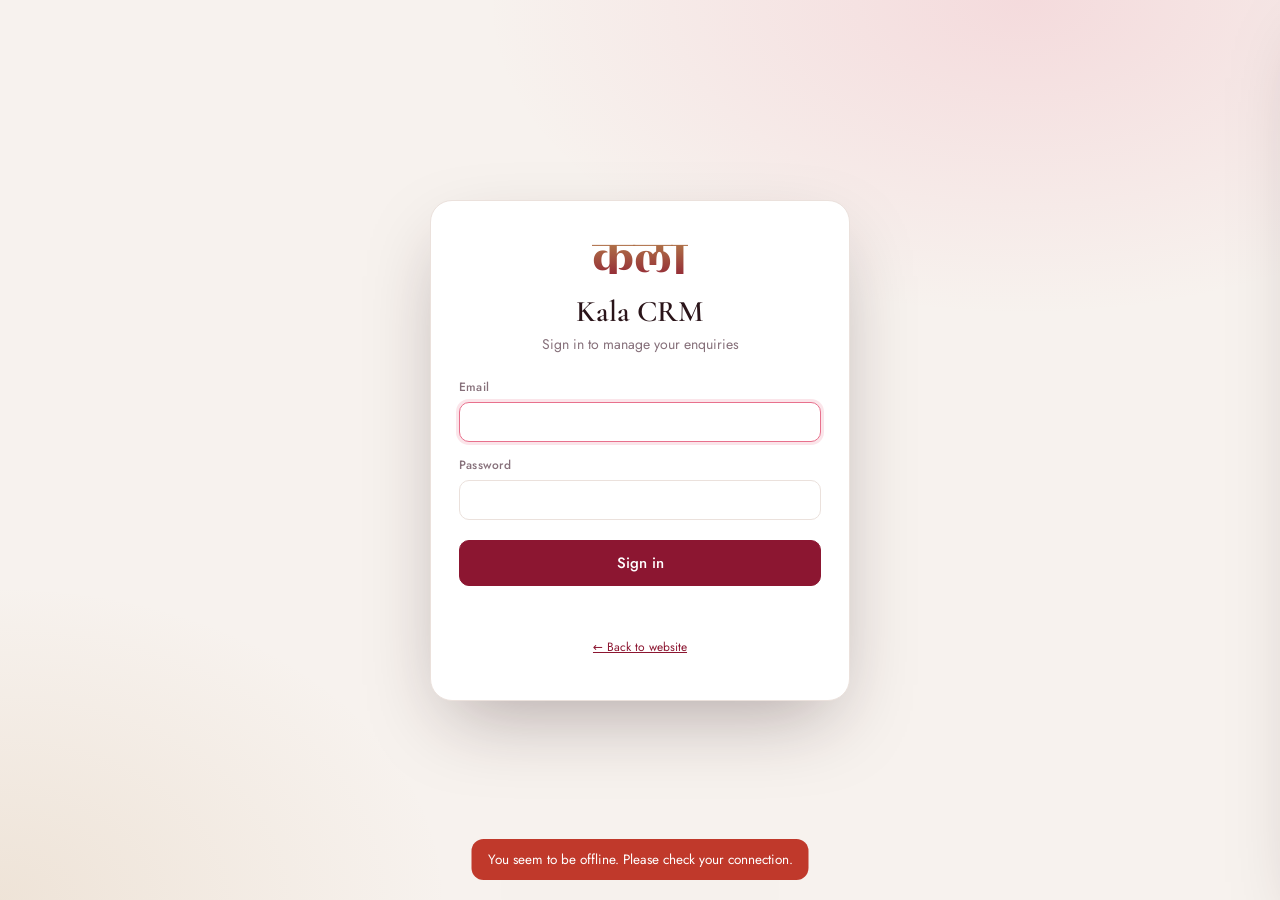
<file: crm.html>
<!doctype html>
<html lang="en">
<head>
  <meta charset="utf-8">
  <meta name="viewport" content="width=device-width, initial-scale=1, viewport-fit=cover">
  <meta name="robots" content="noindex, nofollow">
  <meta name="theme-color" content="#f7f2ee">
  <title>Kala CRM</title>
  <link rel="icon" type="image/png" href="assets/favicon.png">
  <link rel="preconnect" href="https://fonts.googleapis.com">
  <link rel="preconnect" href="https://fonts.gstatic.com" crossorigin>
  <link href="https://fonts.googleapis.com/css2?family=Rozha+One&family=Cormorant+Garamond:ital,wght@0,500;0,600;1,500&family=Jost:wght@400;500;600&display=swap" rel="stylesheet">
  <style>
    :root {
      --bg: #f7f2ee;
      --panel: #ffffff;
      --panel-2: #fbf8f6;
      --ink: #2a1419;
      --ink-2: #4a3439;
      --mute: #86707a;
      --line: #ebe1dc;
      --line-2: #f1eae6;
      --wine: #8c1631;
      --wine-2: #a8203f;
      --rose: #e8718d;
      --blush: #fde7ec;
      --gold: #b98a4e;
      --danger: #c0392b;
      --ok: #1f9d55;
      --shadow: 0 1px 2px rgba(42, 20, 25, .05), 0 8px 24px -12px rgba(42, 20, 25, .15);
      --shadow-lg: 0 30px 80px -20px rgba(42, 20, 25, .35);
      --r: 14px;
      --f-sans: "Jost", system-ui, sans-serif;
      --f-serif: "Cormorant Garamond", Georgia, serif;
      --f-deva: "Rozha One", serif;
      --s-new: #2563eb;       --s-new-bg: #e8effd;
      --s-contacted: #b45309; --s-contacted-bg: #fdf1e2;
      --s-designing: #7c3aed; --s-designing-bg: #f0e9fd;
      --s-confirmed: #15803d; --s-confirmed-bg: #e5f5ea;
      --s-delivered: #0f766e; --s-delivered-bg: #e1f3f1;
      --s-lost: #6b7280;      --s-lost-bg: #eeeff1;
    }
    *, *::before, *::after { box-sizing: border-box; }
    html, body { margin: 0; height: 100%; }
    body { font-family: var(--f-sans); font-size: 14px; color: var(--ink); background: var(--bg); -webkit-font-smoothing: antialiased; }
    button, input, select, textarea { font: inherit; color: inherit; }
    a { color: inherit; }
    [hidden] { display: none !important; }
    .sr { position: absolute; width: 1px; height: 1px; overflow: hidden; clip: rect(0 0 0 0); }

    /* ---------- buttons / inputs ---------- */
    .btn {
      display: inline-flex; align-items: center; justify-content: center; gap: 8px;
      height: 38px; padding: 0 14px; border-radius: 10px;
      border: 1px solid var(--line); background: var(--panel); cursor: pointer;
      font-weight: 500; white-space: nowrap; text-decoration: none;
      transition: background-color .15s, border-color .15s, transform .15s, box-shadow .15s;
    }
    .btn:hover { border-color: #d9cbc5; background: var(--panel-2); }
    .btn:active { transform: translateY(1px); }
    .btn:focus-visible, .input:focus-visible, .chip:focus-visible { outline: 2px solid var(--rose); outline-offset: 2px; }
    .btn svg { width: 16px; height: 16px; fill: none; stroke: currentColor; stroke-width: 2; stroke-linecap: round; stroke-linejoin: round; flex: none; }
    .btn--primary { background: var(--wine); border-color: var(--wine); color: #fff; }
    .btn--primary:hover { background: var(--wine-2); border-color: var(--wine-2); }
    .btn--wa { background: #1f9d55; border-color: #1f9d55; color: #fff; }
    .btn--wa:hover { background: #188a49; border-color: #188a49; }
    .btn--ghost { background: transparent; border-color: transparent; }
    .btn--ghost:hover { background: rgba(42, 20, 25, .05); border-color: transparent; }
    .btn--danger { color: var(--danger); }
    .btn--sm { height: 32px; padding: 0 10px; font-size: 13px; border-radius: 8px; }
    .btn--icon { width: 38px; padding: 0; }
    .btn--sm.btn--icon { width: 32px; }
    .btn[disabled] { opacity: .55; cursor: not-allowed; }
    .input {
      width: 100%; height: 40px; padding: 0 12px;
      border: 1px solid var(--line); border-radius: 10px; background: var(--panel);
      transition: border-color .15s, box-shadow .15s;
    }
    .input:focus { outline: none; border-color: var(--rose); box-shadow: 0 0 0 3px rgba(232, 113, 141, .18); }
    textarea.input { height: auto; min-height: 84px; padding: 10px 12px; resize: vertical; line-height: 1.5; }
    select.input { padding-right: 30px; }
    label.lbl { display: block; margin: 0 0 6px; font-size: 12px; font-weight: 500; color: var(--mute); letter-spacing: .02em; }

    /* ---------- auth ---------- */
    .auth {
      min-height: 100%;
      display: grid; place-items: center;
      padding: 24px;
      background:
        radial-gradient(60% 50% at 80% 0%, rgba(232, 113, 141, .18), transparent 70%),
        radial-gradient(50% 50% at 0% 100%, rgba(185, 138, 78, .14), transparent 70%),
        var(--bg);
    }
    .auth-card { width: min(100%, 420px); background: var(--panel); border: 1px solid var(--line); border-radius: 22px; padding: 32px 28px; box-shadow: var(--shadow-lg); }
    .auth-card .logo { display: flex; justify-content: center; margin-bottom: 8px; }
    .auth-card .logo span { font-family: var(--f-deva); font-size: 52px; line-height: 1; background: linear-gradient(180deg, #b98a4e, #8c1631); -webkit-background-clip: text; background-clip: text; -webkit-text-fill-color: transparent; }
    .auth-card h1 { margin: 0; text-align: center; font-family: var(--f-serif); font-weight: 600; font-size: 30px; }
    .auth-card .sub { margin: 4px 0 24px; text-align: center; color: var(--mute); }
    .auth-card form { display: grid; gap: 14px; }
    .auth-card .btn--primary { height: 46px; margin-top: 6px; font-size: 15px; }
    .auth-msg { min-height: 20px; font-size: 13px; color: var(--danger); text-align: center; }
    .auth-foot { margin-top: 18px; text-align: center; font-size: 12px; color: var(--mute); }
    .auth-foot a { color: var(--wine); }

    /* ---------- app shell ---------- */
    .app { min-height: 100%; display: flex; flex-direction: column; }
    .top {
      position: sticky; top: 0; z-index: 20;
      display: flex; align-items: center; gap: 14px;
      padding: 12px 20px;
      background: rgba(247, 242, 238, .88);
      -webkit-backdrop-filter: blur(12px); backdrop-filter: blur(12px);
      border-bottom: 1px solid var(--line);
    }
    .brandmark { display: flex; align-items: center; gap: 10px; text-decoration: none; }
    .brandmark b { font-family: var(--f-deva); font-weight: 400; font-size: 28px; line-height: 1; color: var(--wine); }
    .brandmark span { font-family: var(--f-serif); font-weight: 600; font-size: 20px; }
    .brandmark small { display: block; font-family: var(--f-sans); font-size: 11px; font-weight: 400; color: var(--mute); letter-spacing: .06em; }
    .search { position: relative; flex: 1; max-width: 420px; margin-left: 12px; }
    .search svg { position: absolute; left: 12px; top: 50%; transform: translateY(-50%); width: 16px; height: 16px; stroke: var(--mute); fill: none; stroke-width: 2; }
    .search .input { padding-left: 36px; padding-right: 36px; background: var(--panel); }
    .search kbd { position: absolute; right: 10px; top: 50%; transform: translateY(-50%); font: 11px var(--f-sans); color: var(--mute); border: 1px solid var(--line); border-radius: 5px; padding: 1px 6px; }
    .top .spacer { flex: 1; }
    .me { position: relative; }
    .avatar { width: 38px; height: 38px; border-radius: 50%; border: 0; cursor: pointer; background: linear-gradient(135deg, #e8718d, #8c1631); color: #fff; font-weight: 600; }
    .menu {
      position: absolute; right: 0; top: calc(100% + 8px); min-width: 220px; z-index: 40;
      background: var(--panel); border: 1px solid var(--line); border-radius: 12px; box-shadow: var(--shadow-lg); padding: 6px;
    }
    .menu .who { padding: 10px 12px 12px; border-bottom: 1px solid var(--line-2); margin-bottom: 6px; }
    .menu .who b { display: block; }
    .menu .who span { font-size: 12px; color: var(--mute); }
    .menu button { width: 100%; text-align: left; border: 0; background: none; padding: 9px 12px; border-radius: 8px; cursor: pointer; }
    .menu button:hover { background: var(--panel-2); }

    main.body { padding: 20px; display: grid; gap: 18px; min-width: 0; }
    main.body > * { min-width: 0; }
    .greeting { display: flex; flex-wrap: wrap; align-items: end; justify-content: space-between; gap: 12px; }
    .greeting h2 { margin: 0; font-family: var(--f-serif); font-weight: 600; font-size: 30px; }
    .greeting p { margin: 2px 0 0; color: var(--mute); }
    .greeting .actions { display: flex; gap: 8px; flex-wrap: wrap; }

    .stats { display: grid; grid-template-columns: repeat(5, 1fr); gap: 12px; }
    .stat {
      position: relative; overflow: hidden;
      padding: 16px 16px 14px; border-radius: var(--r);
      background: var(--panel); border: 1px solid var(--line); box-shadow: var(--shadow);
      text-align: left; cursor: pointer; border-top: 3px solid var(--c, var(--line));
      transition: transform .15s, box-shadow .15s;
    }
    .stat:hover { transform: translateY(-2px); }
    .stat.is-on { box-shadow: 0 0 0 2px var(--c), var(--shadow); }
    .stat span { display: block; font-size: 12px; color: var(--mute); font-weight: 500; letter-spacing: .03em; }
    .stat b { display: block; margin-top: 6px; font-size: 28px; font-weight: 600; line-height: 1; }
    .stat small { display: block; margin-top: 6px; font-size: 12px; color: var(--mute); }

    .toolbar { display: flex; flex-wrap: wrap; align-items: center; gap: 10px; }
    .chips { display: flex; gap: 6px; flex-wrap: wrap; }
    .chip {
      display: inline-flex; align-items: center; gap: 6px; height: 32px; padding: 0 12px;
      border-radius: 999px; border: 1px solid var(--line); background: var(--panel); cursor: pointer; font-size: 13px;
    }
    .chip i { width: 8px; height: 8px; border-radius: 50%; background: var(--c, var(--mute)); }
    .chip em { font-style: normal; font-size: 12px; color: var(--mute); }
    .chip.is-on { background: var(--ink); border-color: var(--ink); color: #fff; }
    .chip.is-on em { color: rgba(255, 255, 255, .7); }
    .seg { display: inline-flex; padding: 3px; border-radius: 10px; background: #eee5e0; margin-left: auto; }
    .seg button { height: 30px; padding: 0 12px; border: 0; border-radius: 8px; background: none; cursor: pointer; display: inline-flex; align-items: center; gap: 6px; font-weight: 500; color: var(--ink-2); }
    .seg button.is-on { background: var(--panel); box-shadow: var(--shadow); color: var(--ink); }
    .seg svg { width: 15px; height: 15px; fill: none; stroke: currentColor; stroke-width: 2; }
    select.filter { width: auto; height: 32px; border-radius: 999px; font-size: 13px; }

    /* ---------- board ---------- */
    .board { display: grid; grid-template-columns: repeat(6, minmax(250px, 1fr)); gap: 12px; overflow-x: auto; padding-bottom: 8px; align-items: start; }
    .col { background: #efe7e2; border-radius: var(--r); padding: 10px; min-height: 200px; transition: background-color .15s, box-shadow .15s; }
    .col.is-over { background: #e8dbd5; box-shadow: inset 0 0 0 2px var(--c); }
    .col-head { display: flex; align-items: center; gap: 8px; padding: 4px 4px 10px; }
    .col-head i { width: 10px; height: 10px; border-radius: 50%; background: var(--c); }
    .col-head b { font-weight: 600; }
    .col-head em { font-style: normal; color: var(--mute); font-size: 12px; background: var(--panel); border-radius: 999px; padding: 1px 8px; }
    .col-head small { margin-left: auto; font-size: 12px; color: var(--mute); }
    .col-list { display: grid; gap: 8px; }
    .col-empty { padding: 18px 8px; text-align: center; color: var(--mute); font-size: 12px; border: 1.5px dashed #dccdc6; border-radius: 10px; }

    .card {
      position: relative;
      background: var(--panel); border: 1px solid var(--line); border-radius: 12px; padding: 12px;
      box-shadow: 0 1px 2px rgba(42, 20, 25, .04); cursor: pointer;
      transition: box-shadow .15s, transform .15s, border-color .15s;
    }
    .card:hover { box-shadow: var(--shadow); border-color: #dccdc6; }
    .card.is-dragging { opacity: .45; transform: rotate(2deg); }
    .card.is-new::before { content: "NEW"; position: absolute; top: 10px; right: 10px; font-size: 10px; font-weight: 600; letter-spacing: .08em; color: #fff; background: var(--rose); border-radius: 999px; padding: 2px 7px; }
    .card h4 { margin: 0 44px 2px 0; font-size: 15px; font-weight: 600; overflow: hidden; text-overflow: ellipsis; white-space: nowrap; }
    .card .meta { color: var(--mute); font-size: 12.5px; overflow: hidden; text-overflow: ellipsis; white-space: nowrap; }
    .card .tags { display: flex; flex-wrap: wrap; gap: 5px; margin-top: 8px; }
    .tag { display: inline-flex; align-items: center; gap: 4px; height: 22px; padding: 0 8px; border-radius: 6px; background: var(--panel-2); border: 1px solid var(--line-2); font-size: 11.5px; color: var(--ink-2); }
    .tag--due { background: #fff4e5; border-color: #fde2b8; color: #9a5b00; }
    .tag--overdue { background: #fde8e6; border-color: #f8c9c3; color: #b42318; }
    .tag--high { background: #fde7ec; border-color: #f9c9d5; color: var(--wine); }
    .card .foot { display: flex; align-items: center; gap: 6px; margin-top: 10px; padding-top: 10px; border-top: 1px solid var(--line-2); }
    .card .foot small { margin-right: auto; color: var(--mute); font-size: 12px; }
    .mini { width: 30px; height: 30px; border-radius: 8px; border: 1px solid var(--line); background: var(--panel); display: grid; place-items: center; cursor: pointer; text-decoration: none; }
    .mini:hover { background: var(--panel-2); }
    .mini svg { width: 15px; height: 15px; }
    .mini--wa { background: #e9f7ef; border-color: #cdebd9; }
    .mini--wa svg { fill: #1f9d55; }
    .mini--call svg { fill: none; stroke: var(--ink-2); stroke-width: 2; }

    /* ---------- list ---------- */
    .table-wrap { background: var(--panel); border: 1px solid var(--line); border-radius: var(--r); box-shadow: var(--shadow); overflow: auto; }
    table { width: 100%; border-collapse: collapse; min-width: 880px; }
    th, td { padding: 12px 14px; text-align: left; border-bottom: 1px solid var(--line-2); vertical-align: middle; }
    th { font-size: 12px; font-weight: 500; color: var(--mute); background: var(--panel-2); position: sticky; top: 0; cursor: pointer; user-select: none; white-space: nowrap; }
    tr.row { cursor: pointer; }
    tr.row:hover td { background: #fcf9f7; }
    td .name { font-weight: 600; }
    td .sub { font-size: 12px; color: var(--mute); }
    .pill { display: inline-flex; align-items: center; gap: 6px; height: 24px; padding: 0 10px; border-radius: 999px; font-size: 12px; font-weight: 500; color: var(--c); background: var(--cb); }
    .pill i { width: 6px; height: 6px; border-radius: 50%; background: var(--c); }
    select.status-select { height: 30px; border-radius: 999px; font-size: 12.5px; font-weight: 500; color: var(--c); background: var(--cb); border-color: transparent; width: auto; padding: 0 28px 0 10px; }

    .empty { padding: 60px 20px; text-align: center; color: var(--mute); }
    .empty b { display: block; font-family: var(--f-serif); font-size: 26px; color: var(--ink); margin-bottom: 6px; }

    /* ---------- drawer ---------- */
    .scrim { position: fixed; inset: 0; z-index: 50; background: rgba(42, 20, 25, .35); opacity: 0; pointer-events: none; transition: opacity .25s; }
    .scrim.is-on { opacity: 1; pointer-events: auto; }
    .drawer {
      position: fixed; top: 0; right: 0; bottom: 0; z-index: 51;
      width: min(560px, 100%);
      display: flex; flex-direction: column;
      background: var(--bg); box-shadow: var(--shadow-lg);
      transform: translateX(104%); transition: transform .35s cubic-bezier(.16, 1, .3, 1);
    }
    .drawer.is-on { transform: none; }
    .d-head { padding: 18px 20px 14px; background: var(--panel); border-bottom: 1px solid var(--line); }
    .d-head .row1 { display: flex; align-items: start; gap: 10px; }
    .d-head h3 { margin: 0; font-family: var(--f-serif); font-weight: 600; font-size: 30px; line-height: 1.05; flex: 1; word-break: break-word; }
    .d-head .when { margin: 4px 0 12px; color: var(--mute); font-size: 12.5px; }
    .d-head .row2 { display: flex; flex-wrap: wrap; gap: 8px; align-items: center; }
    .d-quick { display: grid; grid-template-columns: repeat(4, 1fr); gap: 8px; margin-top: 14px; }
    .d-quick .btn { height: 44px; flex-direction: column; gap: 2px; font-size: 11.5px; padding: 0 6px; }
    .d-quick .btn svg { width: 17px; height: 17px; }
    .d-quick .btn--wa svg { fill: #fff; stroke: none; }
    .d-body { flex: 1; overflow: auto; padding: 16px 20px 24px; display: grid; gap: 16px; align-content: start; }
    .box { background: var(--panel); border: 1px solid var(--line); border-radius: var(--r); padding: 16px; }
    .box h4 { margin: 0 0 12px; font-size: 12px; font-weight: 600; letter-spacing: .08em; text-transform: uppercase; color: var(--mute); display: flex; align-items: center; gap: 8px; }
    .box h4 .btn { margin-left: auto; text-transform: none; letter-spacing: 0; }
    .grid2 { display: grid; grid-template-columns: 1fr 1fr; gap: 12px; }
    .grid2 .full { grid-column: 1 / -1; }
    .quote { margin: 0; padding: 12px 14px; border-left: 3px solid var(--rose); background: var(--blush); border-radius: 0 10px 10px 0; line-height: 1.6; white-space: pre-wrap; word-break: break-word; }
    .templates { display: grid; gap: 8px; }
    .tpl { display: flex; align-items: center; gap: 10px; width: 100%; text-align: left; padding: 10px 12px; border-radius: 10px; border: 1px solid var(--line); background: var(--panel-2); cursor: pointer; }
    .tpl:hover { border-color: #b9e3c9; background: #f1faf4; }
    .tpl b { font-weight: 500; }
    .tpl span { display: block; font-size: 12px; color: var(--mute); overflow: hidden; text-overflow: ellipsis; white-space: nowrap; max-width: 380px; }
    .tpl svg { flex: none; width: 18px; height: 18px; fill: #1f9d55; }
    .note-form { display: grid; gap: 8px; }
    .note-form .row { display: flex; gap: 8px; justify-content: flex-end; }
    .timeline { list-style: none; margin: 14px 0 0; padding: 0; display: grid; gap: 0; }
    .timeline li { position: relative; padding: 0 0 16px 26px; }
    .timeline li::before { content: ""; position: absolute; left: 7px; top: 18px; bottom: 0; width: 2px; background: var(--line); }
    .timeline li:last-child::before { display: none; }
    .timeline .dot { position: absolute; left: 0; top: 3px; width: 16px; height: 16px; border-radius: 50%; background: var(--panel); border: 2px solid var(--c, var(--mute)); }
    .timeline .k { font-size: 12px; color: var(--mute); }
    .timeline .k b { color: var(--ink-2); font-weight: 600; }
    .timeline p { margin: 3px 0 0; white-space: pre-wrap; word-break: break-word; line-height: 1.5; }
    .d-foot { display: flex; gap: 8px; justify-content: space-between; padding: 12px 20px calc(12px + env(safe-area-inset-bottom)); background: var(--panel); border-top: 1px solid var(--line); }

    /* ---------- modal ---------- */
    .modal { position: fixed; inset: 0; z-index: 60; display: grid; place-items: center; padding: 16px; background: rgba(42, 20, 25, .4); }
    .modal-card { width: min(100%, 560px); max-height: calc(100vh - 32px); overflow: auto; background: var(--panel); border-radius: 18px; box-shadow: var(--shadow-lg); padding: 22px; }
    .modal-card h3 { margin: 0 0 4px; font-family: var(--f-serif); font-weight: 600; font-size: 28px; }
    .modal-card .sub { margin: 0 0 18px; color: var(--mute); }
    .modal-card .row { display: flex; justify-content: flex-end; gap: 8px; margin-top: 18px; }

    /* ---------- toast ---------- */
    .toasts { position: fixed; left: 50%; bottom: 20px; z-index: 80; transform: translateX(-50%); display: grid; gap: 8px; justify-items: center; pointer-events: none; }
    .toast { pointer-events: auto; display: flex; align-items: center; gap: 10px; padding: 11px 16px; border-radius: 12px; background: var(--ink); color: #fff; box-shadow: var(--shadow-lg); font-size: 13.5px; animation: tin .3s cubic-bezier(.16, 1, .3, 1); }
    .toast.err { background: var(--danger); }
    .toast button { border: 0; background: rgba(255, 255, 255, .15); color: #fff; border-radius: 8px; padding: 4px 10px; cursor: pointer; }
    @keyframes tin { from { opacity: 0; transform: translateY(10px); } }

    .loading { display: grid; place-items: center; padding: 80px; color: var(--mute); }
    .spinner { width: 28px; height: 28px; border-radius: 50%; border: 3px solid var(--line); border-top-color: var(--wine); animation: spin .8s linear infinite; }
    @keyframes spin { to { transform: rotate(360deg); } }

    @media (max-width: 1100px) { .stats { grid-template-columns: repeat(3, 1fr); } }
    @media (max-width: 720px) {
      .top { padding: 10px 12px; gap: 8px; flex-wrap: wrap; }
      .brandmark span small { display: none; }
      .search { order: 5; flex: 1 1 100%; max-width: none; margin: 0; }
      .search kbd { display: none; }
      main.body { padding: 14px 12px; gap: 14px; }
      .stats { grid-template-columns: repeat(2, 1fr); }
      .stat:last-child { grid-column: 1 / -1; }
      .seg { margin-left: 0; }
      .board { grid-template-columns: repeat(6, 82vw); scroll-snap-type: x mandatory; }
      .col { scroll-snap-align: start; }
      .grid2 { grid-template-columns: 1fr; }
      .d-quick { grid-template-columns: repeat(4, 1fr); }
      .top .hide-sm { display: none; }
    }
  </style>
  <script src="assets/kala-api.js" defer></script>
</head>
<body>

  <!-- ============ AUTH ============ -->
  <section class="auth" id="auth" hidden>
    <div class="auth-card">
      <div class="logo"><span>कला</span></div>
      <h1 id="auth-title">Kala CRM</h1>
      <p class="sub" id="auth-sub">Sign in to manage your enquiries</p>

      <form id="login-form" hidden>
        <div><label class="lbl" for="l-email">Email</label><input class="input" id="l-email" type="email" autocomplete="username" required></div>
        <div><label class="lbl" for="l-pass">Password</label><input class="input" id="l-pass" type="password" autocomplete="current-password" required></div>
        <button class="btn btn--primary" type="submit">Sign in</button>
        <div class="auth-msg" role="alert"></div>
      </form>

      <form id="setup-form" hidden>
        <div><label class="lbl" for="s-code">Setup code</label><input class="input" id="s-code" autocomplete="off" placeholder="KALA-XXXX-XXXX" required></div>
        <div><label class="lbl" for="s-name">Your name</label><input class="input" id="s-name" autocomplete="name" placeholder="e.g. Priya"></div>
        <div><label class="lbl" for="s-email">Email</label><input class="input" id="s-email" type="email" autocomplete="username" required></div>
        <div><label class="lbl" for="s-pass">Create a password</label><input class="input" id="s-pass" type="password" autocomplete="new-password" minlength="8" required></div>
        <div><label class="lbl" for="s-pass2">Confirm password</label><input class="input" id="s-pass2" type="password" autocomplete="new-password" minlength="8" required></div>
        <button class="btn btn--primary" type="submit">Create admin &amp; open CRM</button>
        <div class="auth-msg" role="alert"></div>
      </form>
      <p class="auth-foot"><a href="/">← Back to website</a></p>
    </div>
  </section>

  <!-- ============ APP ============ -->
  <div class="app" id="app" hidden>
    <header class="top">
      <a class="brandmark" href="/crm" aria-label="Kala CRM home"><b>कला</b><span>CRM<small>Kala Art Wrap</small></span></a>
      <label class="search">
        <span class="sr">Search leads</span>
        <svg viewBox="0 0 24 24" aria-hidden="true"><circle cx="11" cy="11" r="7"/><path d="m20 20-3.5-3.5"/></svg>
        <input class="input" id="q" type="search" placeholder="Search name, phone, occasion…" autocomplete="off">
        <kbd>/</kbd>
      </label>
      <span class="spacer"></span>
      <button class="btn btn--icon" id="refresh" title="Refresh" aria-label="Refresh"><svg viewBox="0 0 24 24"><path d="M21 12a9 9 0 1 1-2.6-6.4"/><path d="M21 3v6h-6"/></svg></button>
      <button class="btn btn--primary" id="add"><svg viewBox="0 0 24 24"><path d="M12 5v14M5 12h14"/></svg><span class="hide-sm">Add lead</span></button>
      <div class="me">
        <button class="avatar" id="me-btn" aria-haspopup="true" aria-expanded="false">K</button>
        <div class="menu" id="me-menu" hidden>
          <div class="who"><b id="me-name">Admin</b><span id="me-email"></span></div>
          <button id="export">⬇︎ Export CSV</button>
          <button id="pw">🔑 Change password</button>
          <button id="site" onclick="window.open('index.html','_blank')">🌸 Open website</button>
          <button id="logout">↩︎ Log out</button>
        </div>
      </div>
    </header>

    <main class="body">
      <div class="greeting">
        <div>
          <h2 id="hello">Hello!</h2>
          <p id="hello-sub">Here's what's happening with your enquiries.</p>
        </div>
      </div>

      <div class="stats" id="stats"></div>

      <div class="toolbar">
        <div class="chips" id="status-chips"></div>
        <select class="input filter" id="source" aria-label="Filter by source">
          <option value="all">All sources</option>
        </select>
        <div class="seg" role="tablist" aria-label="View">
          <button id="v-board" class="is-on" role="tab"><svg viewBox="0 0 24 24"><rect x="3" y="4" width="5" height="16" rx="1"/><rect x="10" y="4" width="5" height="11" rx="1"/><rect x="17" y="4" width="4" height="7" rx="1"/></svg>Board</button>
          <button id="v-list" role="tab"><svg viewBox="0 0 24 24"><path d="M8 6h13M8 12h13M8 18h13M3 6h.01M3 12h.01M3 18h.01"/></svg>List</button>
        </div>
      </div>

      <div id="view"><div class="loading"><div class="spinner"></div></div></div>
    </main>
  </div>

  <!-- drawer -->
  <div class="scrim" id="scrim"></div>
  <aside class="drawer" id="drawer" aria-label="Lead details" aria-hidden="true"></aside>

  <div class="toasts" id="toasts" aria-live="polite"></div>

  <script>
  (() => {
    /* ============================================================
       Config
       ============================================================ */
    const STATUSES = [
      { id: 'new',       label: 'New',       c: 'var(--s-new)',       cb: 'var(--s-new-bg)' },
      { id: 'contacted', label: 'Contacted', c: 'var(--s-contacted)', cb: 'var(--s-contacted-bg)' },
      { id: 'designing', label: 'Designing', c: 'var(--s-designing)', cb: 'var(--s-designing-bg)' },
      { id: 'confirmed', label: 'Confirmed', c: 'var(--s-confirmed)', cb: 'var(--s-confirmed-bg)' },
      { id: 'delivered', label: 'Delivered', c: 'var(--s-delivered)', cb: 'var(--s-delivered-bg)' },
      { id: 'lost',      label: 'Lost',      c: 'var(--s-lost)',      cb: 'var(--s-lost-bg)' }
    ];
    const S = Object.fromEntries(STATUSES.map(s => [s.id, s]));
    const SOURCES = ['website', 'instagram', 'whatsapp', 'call', 'referral', 'walk-in', 'manual'];
    const OCCASIONS = ['Birthday', 'Anniversary', 'Proposal', "Valentine's", 'Just because', 'Wedding', 'Other'];
    const BUDGETS = ['₹199 – ₹499', '₹500 – ₹999', '₹1,000 – ₹1,999', '₹2,000+', 'Not sure'];

    const TEMPLATES = [
      { id: 'greet', name: 'Say hello', text: l => `Hi ${first(l)}! 🌸 Thank you for reaching out to Kala Art Wrap.${l.occasion ? ` I saw your enquiry for a ${l.occasion.toLowerCase()} bouquet —` : ''} I'd love to help! Could you share your favourite colours and when you need it?` },
      { id: 'ideas', name: 'Share design ideas', text: l => `Hi ${first(l)}! 💐 Here are a few design ideas for your ${l.occasion ? l.occasion.toLowerCase() + ' ' : ''}bouquet. Let me know which one you like and I'll customise it just for you.` },
      { id: 'follow', name: 'Gentle follow-up', text: l => `Hi ${first(l)}! 🌷 Just checking in about your bouquet enquiry. Would you like to go ahead? Happy to help with any changes.` },
      { id: 'confirm', name: 'Confirm order', text: l => `Hi ${first(l)}! 🎀 Your forever bouquet order is confirmed${l.value_inr ? ` — total ₹${inr(l.value_inr)}` : ''}. It will be ready in 3–5 days. Thank you for choosing Kala Art Wrap!` },
      { id: 'ready', name: 'Ready / delivery', text: l => `Hi ${first(l)}! 💖 Your forever bouquet is ready and on its way. Hope it makes the moment extra special!` },
      { id: 'thanks', name: 'Thank you + review', text: l => `Hi ${first(l)}! Thank you so much for ordering from Kala Art Wrap 🌸 If you loved your bouquet, we'd be so happy if you tag us @kala_art_wrap on Instagram!` }
    ];

    /* ============================================================
       Helpers
       ============================================================ */
    const $ = (s, r = document) => r.querySelector(s);
    const $$ = (s, r = document) => [...r.querySelectorAll(s)];
    const esc = v => String(v ?? '').replace(/[&<>"']/g, c => ({ '&': '&amp;', '<': '&lt;', '>': '&gt;', '"': '&quot;', "'": '&#39;' }[c]));
    const first = l => (l.name || 'there').trim().split(/\s+/)[0];
    const inr = n => Number(n || 0).toLocaleString('en-IN');
    const today = () => { const d = new Date(); d.setHours(0, 0, 0, 0); return d; };
    const dOnly = s => { if (!s) return null; const [y, m, d] = s.slice(0, 10).split('-').map(Number); return new Date(y, m - 1, d); };
    const fmtDate = s => s ? dOnly(s).toLocaleDateString('en-IN', { day: 'numeric', month: 'short', year: dOnly(s).getFullYear() === new Date().getFullYear() ? undefined : 'numeric' }) : '';
    const fmtDateTime = s => new Date(s).toLocaleString('en-IN', { day: 'numeric', month: 'short', hour: 'numeric', minute: '2-digit' });
    const ago = s => {
      const sec = (Date.now() - new Date(s).getTime()) / 1000;
      if (sec < 60) return 'just now';
      if (sec < 3600) return `${Math.floor(sec / 60)}m ago`;
      if (sec < 86400) return `${Math.floor(sec / 3600)}h ago`;
      if (sec < 86400 * 7) return `${Math.floor(sec / 86400)}d ago`;
      return fmtDate(s);
    };
    const waNumber = p => { const d = String(p || '').replace(/\D/g, ''); if (!d) return ''; return d.length === 10 ? '91' + d : d; };
    const waLink = (p, text) => `https://wa.me/${waNumber(p)}${text ? `?text=${encodeURIComponent(text)}` : ''}`;
    const prettyPhone = p => { const d = waNumber(p); return d.length === 12 && d.startsWith('91') ? `+91 ${d.slice(2, 7)} ${d.slice(7)}` : (p || ''); };
    const dueState = l => {
      if (!l.follow_up_at || ['delivered', 'lost'].includes(l.status)) return null;
      const f = dOnly(l.follow_up_at), t = today();
      if (f < t) return 'overdue';
      if (f.getTime() === t.getTime()) return 'today';
      return 'later';
    };
    const icon = {
      wa: '<svg viewBox="0 0 24 24"><path d="M12 2a10 10 0 0 0-8.6 15.1L2 22l5-1.3A10 10 0 1 0 12 2Zm0 18.2a8.2 8.2 0 0 1-4.2-1.2l-.3-.2-3 .8.8-2.9-.2-.3A8.2 8.2 0 1 1 12 20.2Zm4.5-6.1c-.2-.1-1.5-.7-1.7-.8-.2-.1-.4-.1-.6.1l-.8 1c-.1.2-.3.2-.5.1a6.7 6.7 0 0 1-3.3-2.9c-.3-.4.2-.4.7-1.3.1-.2 0-.3 0-.4l-.8-1.8c-.2-.5-.4-.4-.6-.4h-.5a1 1 0 0 0-.7.3 3 3 0 0 0-.9 2.2 5.2 5.2 0 0 0 1.1 2.7 11.8 11.8 0 0 0 4.5 4c1.7.7 2.3.8 3.2.6a2.7 2.7 0 0 0 1.7-1.2 2.2 2.2 0 0 0 .2-1.2c-.1-.1-.3-.2-.5-.3Z"/></svg>',
      call: '<svg viewBox="0 0 24 24"><path d="M22 16.9v3a2 2 0 0 1-2.2 2 19.8 19.8 0 0 1-8.6-3.1 19.5 19.5 0 0 1-6-6A19.8 19.8 0 0 1 2.1 4.2 2 2 0 0 1 4.1 2h3a2 2 0 0 1 2 1.7c.1 1 .4 1.9.7 2.8a2 2 0 0 1-.5 2.1L8 9.9a16 16 0 0 0 6 6l1.3-1.3a2 2 0 0 1 2.1-.4c.9.3 1.8.6 2.8.7a2 2 0 0 1 1.7 2Z"/></svg>',
      mail: '<svg viewBox="0 0 24 24"><rect x="3" y="5" width="18" height="14" rx="2"/><path d="m3 7 9 6 9-6"/></svg>',
      ig: '<svg viewBox="0 0 24 24"><rect x="3" y="3" width="18" height="18" rx="5"/><circle cx="12" cy="12" r="4"/><path d="M17.5 6.5h.01"/></svg>',
      copy: '<svg viewBox="0 0 24 24"><rect x="9" y="9" width="12" height="12" rx="2"/><path d="M5 15V5a2 2 0 0 1 2-2h10"/></svg>',
      x: '<svg viewBox="0 0 24 24"><path d="M18 6 6 18M6 6l12 12"/></svg>',
      trash: '<svg viewBox="0 0 24 24"><path d="M3 6h18M8 6V4h8v2M19 6l-1 14H6L5 6"/></svg>'
    };

    function toast(msg, opts = {}) {
      const t = document.createElement('div');
      t.className = 'toast' + (opts.error ? ' err' : '');
      t.innerHTML = `<span>${esc(msg)}</span>`;
      if (opts.action) {
        const b = document.createElement('button');
        b.textContent = opts.action.label;
        b.onclick = () => { opts.action.fn(); t.remove(); };
        t.appendChild(b);
      }
      $('#toasts').appendChild(t);
      setTimeout(() => t.remove(), opts.ms || 3200);
    }

    /* ============================================================
       Session
       ============================================================ */
    const TOKEN_KEY = 'kaw_crm_token';
    const SEEN_KEY = 'kaw_crm_seen_at';
    const store = {
      get(k) { try { return localStorage.getItem(k); } catch { return null; } },
      set(k, v) { try { localStorage.setItem(k, v); } catch {} },
      del(k) { try { localStorage.removeItem(k); } catch {} }
    };
    let token = store.get(TOKEN_KEY);
    let me = null;

    async function api(fn, args = {}) {
      try {
        return await KalaAPI.rpc(fn, { p_token: token, ...args });
      } catch (e) {
        if (e.code === 'not_authorized') { signOut(true); }
        throw e;
      }
    }

    function signOut(expired) {
      if (token) KalaAPI.rpc('kaw_admin_logout', { p_token: token }).catch(() => {});
      token = null; me = null;
      store.del(TOKEN_KEY);
      clearInterval(poll);
      closeDrawer();
      $('#app').hidden = true;
      showAuth();
      if (expired) toast('Session expired — please sign in again.', { error: true });
    }

    async function showAuth() {
      $('#auth').hidden = false;
      let needs = false;
      try { needs = await KalaAPI.rpc('kaw_admin_needs_setup'); } catch (e) { toast(e.message, { error: true }); }
      $('#login-form').hidden = needs;
      $('#setup-form').hidden = !needs;
      $('#auth-title').textContent = needs ? 'Set up your CRM' : 'Kala CRM';
      $('#auth-sub').textContent = needs ? 'One-time setup — create your admin login' : 'Sign in to manage your enquiries';
      (needs ? $('#s-code') : $('#l-email')).focus();
    }

    $('#login-form').addEventListener('submit', async e => {
      e.preventDefault();
      const msg = $('#login-form .auth-msg'), btn = $('#login-form button');
      msg.textContent = ''; btn.disabled = true; btn.textContent = 'Signing in…';
      try {
        const r = await KalaAPI.rpc('kaw_admin_login', { p_email: $('#l-email').value, p_password: $('#l-pass').value });
        token = r.token; store.set(TOKEN_KEY, token);
        $('#l-pass').value = '';
        enterApp(r);
      } catch (err) { msg.textContent = err.message; }
      finally { btn.disabled = false; btn.textContent = 'Sign in'; }
    });

    $('#setup-form').addEventListener('submit', async e => {
      e.preventDefault();
      const msg = $('#setup-form .auth-msg'), btn = $('#setup-form button');
      msg.textContent = '';
      if ($('#s-pass').value !== $('#s-pass2').value) { msg.textContent = 'Passwords don’t match.'; return; }
      btn.disabled = true;
      try {
        const r = await KalaAPI.rpc('kaw_admin_setup', { p_code: $('#s-code').value, p_email: $('#s-email').value, p_password: $('#s-pass').value, p_name: $('#s-name').value || null });
        token = r.token; store.set(TOKEN_KEY, token);
        $('#s-pass').value = $('#s-pass2').value = '';
        enterApp(r);
        toast('Welcome! Your CRM is ready 🌸');
      } catch (err) { msg.textContent = err.message; }
      finally { btn.disabled = false; }
    });

    /* ============================================================
       App state
       ============================================================ */
    let leads = [];
    let view = store.get('kaw_crm_view') || (innerWidth < 720 ? 'list' : 'board');
    let filter = { status: 'all', source: 'all', q: '', special: null };
    let sort = { key: 'created_at', dir: -1 };
    let lastSeen = store.get(SEEN_KEY) || new Date(0).toISOString();
    let poll = 0;
    let openId = null;

    function enterApp(profile) {
      me = profile;
      $('#auth').hidden = true;
      $('#app').hidden = false;
      $('#me-name').textContent = me.name || 'Admin';
      $('#me-email').textContent = me.email || '';
      $('#me-btn').textContent = (me.name || me.email || 'K').trim()[0].toUpperCase();
      const h = new Date().getHours();
      $('#hello').textContent = `${h < 12 ? 'Good morning' : h < 17 ? 'Good afternoon' : 'Good evening'}${me.name ? ', ' + me.name.split(' ')[0] : ''} 🌸`;
      setView(view);
      load(true);
      clearInterval(poll);
      poll = setInterval(() => { if (!document.hidden) load(false); }, 45000);
    }

    async function load(first) {
      try {
        const data = await api('kaw_crm_leads');
        const before = new Set(leads.map(l => l.id));
        const fresh = first ? [] : data.filter(l => !before.has(l.id));
        leads = data;
        render();
        if (fresh.length) {
          toast(`New enquiry from ${fresh[0].name}${fresh.length > 1 ? ` (+${fresh.length - 1} more)` : ''} 🌸`, { action: { label: 'Open', fn: () => openLead(fresh[0].id) }, ms: 8000 });
        }
        if (openId && !first) refreshDrawer(false);
      } catch (e) {
        if (e.code !== 'not_authorized') { toast(e.message, { error: true }); if (first) $('#view').innerHTML = `<div class="empty"><b>Couldn't load leads</b>${esc(e.message)}</div>`; }
      }
    }

    const isNew = l => l.status === 'new' && l.created_at > lastSeen;

    /* ============================================================
       Rendering
       ============================================================ */
    function filtered() {
      const q = filter.q.trim().toLowerCase();
      return leads.filter(l => {
        if (filter.status !== 'all' && l.status !== filter.status) return false;
        if (filter.source !== 'all' && l.source !== filter.source) return false;
        if (filter.special === 'due' && !['today', 'overdue'].includes(dueState(l))) return false;
        if (filter.special === 'active' && !['contacted', 'designing'].includes(l.status)) return false;
        if (q) {
          const hay = [l.name, l.phone, l.email, l.instagram, l.occasion, l.budget, l.colours, l.message, l.source].join(' ').toLowerCase();
          if (!hay.includes(q) && !String(l.phone || '').replace(/\D/g, '').includes(q.replace(/\D/g, '') || '§')) return false;
        }
        return true;
      });
    }

    function render() {
      renderStats();
      renderChips();
      renderSources();
      const list = filtered();
      if (view === 'board') renderBoard(list); else renderList(list);
      const nNew = leads.filter(l => l.status === 'new').length;
      document.title = nNew ? `(${nNew}) Kala CRM` : 'Kala CRM';
      const due = leads.filter(l => ['today', 'overdue'].includes(dueState(l))).length;
      $('#hello-sub').textContent = !leads.length
        ? 'No enquiries yet — they’ll appear here as soon as someone fills the contact form.'
        : `${nNew ? `${nNew} new ${nNew === 1 ? 'enquiry' : 'enquiries'} waiting` : 'No new enquiries'}${due ? ` · ${due} follow-up${due > 1 ? 's' : ''} due` : ''}.`;
    }

    function renderStats() {
      const month = new Date(); month.setDate(1); month.setHours(0, 0, 0, 0);
      const count = s => leads.filter(l => l.status === s).length;
      const due = leads.filter(l => ['today', 'overdue'].includes(dueState(l)));
      const overdue = due.filter(l => dueState(l) === 'overdue').length;
      const won = leads.filter(l => ['confirmed', 'delivered'].includes(l.status) && new Date(l.updated_at) >= month);
      const wonValue = won.reduce((a, l) => a + (l.value_inr || 0), 0);
      const closed = leads.filter(l => ['confirmed', 'delivered', 'lost'].includes(l.status));
      const rate = closed.length ? Math.round(closed.filter(l => l.status !== 'lost').length / closed.length * 100) : null;
      const cards = [
        { k: 'new', label: 'New enquiries', val: count('new'), small: 'Reply to these first', c: 'var(--s-new)' },
        { k: 'due', label: 'Follow-ups due', val: due.length, small: overdue ? `${overdue} overdue` : 'All caught up', c: overdue ? 'var(--danger)' : '#d97706' },
        { k: 'active', label: 'In progress', val: count('contacted') + count('designing'), small: 'Contacted + designing', c: 'var(--s-designing)' },
        { k: 'won', label: 'Won this month', val: `₹${inr(wonValue)}`, small: `${won.length} order${won.length === 1 ? '' : 's'}`, c: 'var(--s-confirmed)' },
        { k: 'all', label: 'All leads', val: leads.length, small: rate === null ? 'Win rate —' : `Win rate ${rate}%`, c: 'var(--gold)' }
      ];
      const on = filter.special || (filter.status === 'new' ? 'new' : filter.status === 'all' ? 'all' : null);
      $('#stats').innerHTML = cards.map(c => `
        <button class="stat${on === c.k ? ' is-on' : ''}" data-k="${c.k}" style="--c:${c.c}">
          <span>${c.label}</span><b>${c.val}</b><small>${esc(c.small)}</small>
        </button>`).join('');
    }
    $('#stats').addEventListener('click', e => {
      const b = e.target.closest('.stat'); if (!b) return;
      const k = b.dataset.k;
      filter.special = null;
      if (k === 'new') filter.status = 'new';
      else if (k === 'due' || k === 'active') { filter.status = 'all'; filter.special = k; }
      else if (k === 'won') { filter.status = 'confirmed'; }
      else filter.status = 'all';
      render();
    });

    function renderChips() {
      const counts = Object.fromEntries(STATUSES.map(s => [s.id, leads.filter(l => l.status === s.id).length]));
      $('#status-chips').innerHTML =
        `<button class="chip${filter.status === 'all' && !filter.special ? ' is-on' : ''}" data-s="all">All <em>${leads.length}</em></button>` +
        STATUSES.map(s => `<button class="chip${filter.status === s.id ? ' is-on' : ''}" data-s="${s.id}" style="--c:${s.c}"><i></i>${s.label} <em>${counts[s.id]}</em></button>`).join('') +
        (filter.special ? `<button class="chip is-on" data-s="all">${filter.special === 'due' ? 'Follow-ups due' : 'In progress'} ✕</button>` : '');
    }
    $('#status-chips').addEventListener('click', e => {
      const b = e.target.closest('.chip'); if (!b) return;
      filter.status = b.dataset.s; filter.special = null; render();
    });

    function renderSources() {
      const sel = $('#source');
      const present = [...new Set([...SOURCES, ...leads.map(l => l.source)])].filter(Boolean);
      const cur = sel.value;
      sel.innerHTML = '<option value="all">All sources</option>' + present.map(s => `<option value="${esc(s)}">${esc(s[0].toUpperCase() + s.slice(1))}</option>`).join('');
      sel.value = present.includes(cur) ? cur : 'all';
    }
    $('#source').addEventListener('change', e => { filter.source = e.target.value; render(); });

    function cardHTML(l) {
      const due = dueState(l);
      const tags = [];
      if (l.occasion) tags.push(`<span class="tag">${esc(l.occasion)}</span>`);
      if (l.budget) tags.push(`<span class="tag">${esc(l.budget)}</span>`);
      if (l.value_inr) tags.push(`<span class="tag">₹${inr(l.value_inr)}</span>`);
      if (l.priority === 'high') tags.push('<span class="tag tag--high">★ High</span>');
      if (due === 'overdue') tags.push(`<span class="tag tag--overdue">⏰ Overdue · ${fmtDate(l.follow_up_at)}</span>`);
      if (due === 'today') tags.push('<span class="tag tag--due">⏰ Follow up today</span>');
      if (l.event_date) tags.push(`<span class="tag">📅 ${fmtDate(l.event_date)}</span>`);
      const contact = l.phone ? prettyPhone(l.phone) : (l.instagram ? '@' + l.instagram : (l.email || ''));
      return `
        <article class="card${isNew(l) ? ' is-new' : ''}" draggable="true" data-id="${l.id}" tabindex="0" aria-label="${esc(l.name)}">
          <h4>${esc(l.name)}</h4>
          <div class="meta">${esc(contact)}${l.source && l.source !== 'website' ? ` · via ${esc(l.source)}` : ''}</div>
          ${tags.length ? `<div class="tags">${tags.join('')}</div>` : ''}
          <div class="foot">
            <small>${ago(l.created_at)}</small>
            ${l.phone ? `<a class="mini mini--wa" href="${waLink(l.phone)}" target="_blank" rel="noopener" data-act="wa" title="WhatsApp">${icon.wa}</a>
                         <a class="mini mini--call" href="tel:+${waNumber(l.phone)}" data-act="call" title="Call">${icon.call}</a>` : ''}
          </div>
        </article>`;
    }

    function renderBoard(list) {
      $('#view').innerHTML = `<div class="board">${STATUSES.map(s => {
        const items = list.filter(l => l.status === s.id);
        const sum = items.reduce((a, l) => a + (l.value_inr || 0), 0);
        return `<section class="col" data-status="${s.id}" style="--c:${s.c}">
          <div class="col-head"><i></i><b>${s.label}</b><em>${items.length}</em>${sum ? `<small>₹${inr(sum)}</small>` : ''}</div>
          <div class="col-list">${items.length ? items.map(cardHTML).join('') : `<div class="col-empty">${leads.length ? 'Drop a lead here' : 'No leads yet'}</div>`}</div>
        </section>`;
      }).join('')}</div>`;
      bindBoard();
    }

    function bindBoard() {
      let dragId = null;
      $$('.card').forEach(c => {
        c.addEventListener('dragstart', e => { dragId = c.dataset.id; c.classList.add('is-dragging'); e.dataTransfer.effectAllowed = 'move'; e.dataTransfer.setData('text/plain', dragId); });
        c.addEventListener('dragend', () => { c.classList.remove('is-dragging'); $$('.col').forEach(x => x.classList.remove('is-over')); });
      });
      $$('.col').forEach(col => {
        col.addEventListener('dragover', e => { e.preventDefault(); col.classList.add('is-over'); });
        col.addEventListener('dragleave', e => { if (!col.contains(e.relatedTarget)) col.classList.remove('is-over'); });
        col.addEventListener('drop', e => {
          e.preventDefault(); col.classList.remove('is-over');
          const id = e.dataTransfer.getData('text/plain') || dragId;
          const l = leads.find(x => x.id === id);
          if (l && l.status !== col.dataset.status) setStatus(id, col.dataset.status);
        });
      });
    }

    function renderList(list) {
      if (!list.length) {
        $('#view').innerHTML = `<div class="table-wrap"><div class="empty"><b>${leads.length ? 'No matching leads' : 'No enquiries yet'}</b>${leads.length ? 'Try a different filter or search.' : 'New website enquiries will appear here automatically.'}</div></div>`;
        return;
      }
      const rows = [...list].sort((a, b) => {
        const va = a[sort.key] ?? '', vb = b[sort.key] ?? '';
        return (va > vb ? 1 : va < vb ? -1 : 0) * sort.dir;
      });
      const th = (k, label) => `<th data-sort="${k}">${label}${sort.key === k ? (sort.dir > 0 ? ' ↑' : ' ↓') : ''}</th>`;
      $('#view').innerHTML = `<div class="table-wrap"><table>
        <thead><tr>${th('name', 'Name')}<th>Contact</th>${th('occasion', 'Occasion')}${th('budget', 'Budget')}${th('status', 'Status')}${th('follow_up_at', 'Follow-up')}${th('value_inr', 'Value')}${th('created_at', 'Received')}</tr></thead>
        <tbody>${rows.map(l => {
          const s = S[l.status], due = dueState(l);
          return `<tr class="row" data-id="${l.id}">
            <td><div class="name">${esc(l.name)}${isNew(l) ? ' <span class="tag tag--high">NEW</span>' : ''}</div><div class="sub">${esc(l.source || '')}</div></td>
            <td>${l.phone ? `<a class="mini mini--wa" style="display:inline-grid;vertical-align:middle;margin-right:6px" href="${waLink(l.phone)}" target="_blank" rel="noopener" data-act="wa">${icon.wa}</a>${esc(prettyPhone(l.phone))}` : esc(l.instagram ? '@' + l.instagram : l.email || '—')}</td>
            <td>${esc(l.occasion || '—')}</td>
            <td>${esc(l.budget || '—')}</td>
            <td><select class="input status-select" data-act="status" style="--c:${s.c};--cb:${s.cb}" aria-label="Status">${STATUSES.map(x => `<option value="${x.id}"${x.id === l.status ? ' selected' : ''}>${x.label}</option>`).join('')}</select></td>
            <td>${l.follow_up_at ? `<span class="tag${due === 'overdue' ? ' tag--overdue' : due === 'today' ? ' tag--due' : ''}">${fmtDate(l.follow_up_at)}</span>` : '<span class="sub">—</span>'}</td>
            <td>${l.value_inr ? '₹' + inr(l.value_inr) : '<span class="sub">—</span>'}</td>
            <td class="sub">${ago(l.created_at)}</td>
          </tr>`;
        }).join('')}</tbody></table></div>`;
    }

    // one delegated handler for cards & rows
    $('#view').addEventListener('click', e => {
      const th = e.target.closest('th[data-sort]');
      if (th) { const k = th.dataset.sort; sort = { key: k, dir: sort.key === k ? -sort.dir : -1 }; render(); return; }
      const act = e.target.closest('[data-act]');
      const host = e.target.closest('[data-id]');
      if (!host) return;
      if (act) {
        if (act.dataset.act === 'wa' || act.dataset.act === 'call') {
          logContact(host.dataset.id, act.dataset.act === 'wa' ? 'Opened WhatsApp chat' : 'Called');
        }
        return;
      }
      openLead(host.dataset.id);
    });
    $('#view').addEventListener('change', e => {
      const sel = e.target.closest('select[data-act="status"]');
      if (sel) setStatus(sel.closest('[data-id]').dataset.id, sel.value);
    });
    $('#view').addEventListener('keydown', e => {
      if (e.key === 'Enter' && e.target.matches('.card')) openLead(e.target.dataset.id);
    });

    function setView(v) {
      view = v; store.set('kaw_crm_view', v);
      $('#v-board').classList.toggle('is-on', v === 'board');
      $('#v-list').classList.toggle('is-on', v === 'list');
      if (leads.length || $('#view').querySelector('.board, .table-wrap')) render();
    }
    $('#v-board').onclick = () => setView('board');
    $('#v-list').onclick = () => setView('list');

    let qT = 0;
    $('#q').addEventListener('input', e => { clearTimeout(qT); qT = setTimeout(() => { filter.q = e.target.value; render(); }, 120); });

    /* ============================================================
       Mutations
       ============================================================ */
    function patchLocal(updated) {
      const i = leads.findIndex(l => l.id === updated.id);
      if (i >= 0) leads[i] = { ...leads[i], ...updated };
    }

    async function setStatus(id, status) {
      const l = leads.find(x => x.id === id); if (!l) return;
      const prev = l.status;
      l.status = status; render();
      try {
        const u = await api('kaw_crm_update_lead', { p_id: id, p_patch: { status } });
        patchLocal(u); render();
        if (openId === id) refreshDrawer(false);
        toast(`${l.name} → ${S[status].label}`, { action: { label: 'Undo', fn: () => setStatus(id, prev) } });
      } catch (e) {
        l.status = prev; render();
        if (e.code !== 'not_authorized') toast(e.message, { error: true });
      }
    }

    async function logContact(id, body) {
      try {
        const u = await api('kaw_crm_add_activity', { p_id: id, p_kind: 'contact', p_body: body });
        patchLocal(u); render();
        if (openId === id) refreshDrawer(false);
      } catch (e) { if (e.code !== 'not_authorized') toast(e.message, { error: true }); }
    }

    /* ============================================================
       Drawer (lead details)
       ============================================================ */
    const drawer = $('#drawer'), scrim = $('#scrim');
    let dirty = false;

    async function openLead(id) {
      openId = id;
      dirty = false;
      drawer.innerHTML = '<div class="loading"><div class="spinner"></div></div>';
      drawer.classList.add('is-on'); scrim.classList.add('is-on');
      drawer.setAttribute('aria-hidden', 'false');
      await refreshDrawer(true);
    }

    function closeDrawer() {
      if (dirty && !confirm('You have unsaved changes. Close anyway?')) return;
      openId = null; dirty = false;
      drawer.classList.remove('is-on'); scrim.classList.remove('is-on');
      drawer.setAttribute('aria-hidden', 'true');
    }
    scrim.onclick = closeDrawer;

    async function refreshDrawer(focus) {
      if (!openId || (dirty && !focus)) return;
      try {
        const l = await api('kaw_crm_lead', { p_id: openId });
        if (!openId) return;
        patchLocal(l);
        drawer.innerHTML = drawerHTML(l);
        bindDrawer(l);
        if (focus) drawer.querySelector('.d-close').focus();
      } catch (e) {
        if (e.code === 'not_found') { toast('That lead was deleted.'); closeDrawer(); leads = leads.filter(x => x.id !== openId); render(); }
        else if (e.code !== 'not_authorized') toast(e.message, { error: true });
      }
    }

    const opt = (list, cur, blank = '—') => `<option value="">${blank}</option>` + [...new Set([...list, ...(cur && !list.includes(cur) ? [cur] : [])])].map(v => `<option${v === cur ? ' selected' : ''}>${esc(v)}</option>`).join('');

    function drawerHTML(l) {
      const s = S[l.status];
      const kindMeta = { created: ['Lead created', 'var(--s-new)'], note: ['Note', 'var(--gold)'], contact: ['Contacted', '#1f9d55'], status: ['Status changed', 'var(--s-designing)'], update: ['Updated', 'var(--mute)'] };
      return `
        <div class="d-head">
          <div class="row1">
            <h3>${esc(l.name)}</h3>
            <button class="btn btn--ghost btn--icon d-close" aria-label="Close">${icon.x}</button>
          </div>
          <p class="when">Received ${fmtDateTime(l.created_at)} · via ${esc(l.source)}${l.last_contacted_at ? ` · last contacted ${ago(l.last_contacted_at)}` : ''}</p>
          <div class="row2">
            <select class="input status-select" id="d-status" style="--c:${s.c};--cb:${s.cb}" aria-label="Status">${STATUSES.map(x => `<option value="${x.id}"${x.id === l.status ? ' selected' : ''}>${x.label}</option>`).join('')}</select>
            <select class="input" id="d-priority" style="width:auto;height:30px;border-radius:999px;font-size:12.5px" aria-label="Priority">
              <option value="low"${l.priority === 'low' ? ' selected' : ''}>Low priority</option>
              <option value="normal"${l.priority === 'normal' ? ' selected' : ''}>Normal priority</option>
              <option value="high"${l.priority === 'high' ? ' selected' : ''}>★ High priority</option>
            </select>
            <label style="display:inline-flex;align-items:center;gap:6px;font-size:12.5px;color:var(--mute)">Follow-up
              <input class="input" id="d-follow" type="date" value="${l.follow_up_at || ''}" style="width:auto;height:30px;border-radius:999px;font-size:12.5px"></label>
          </div>
          <div class="d-quick">
            ${l.phone ? `<a class="btn btn--wa" href="${waLink(l.phone)}" target="_blank" rel="noopener" data-log="Opened WhatsApp chat">${icon.wa}WhatsApp</a>
                         <a class="btn" href="tel:+${waNumber(l.phone)}" data-log="Called">${icon.call}Call</a>` : `<button class="btn" disabled>${icon.wa}WhatsApp</button><button class="btn" disabled>${icon.call}Call</button>`}
            ${l.email ? `<a class="btn" href="mailto:${esc(l.email)}?subject=${encodeURIComponent('Your Kala Art Wrap bouquet 🌸')}" data-log="Sent an email">${icon.mail}Email</a>` : `<button class="btn" disabled>${icon.mail}Email</button>`}
            ${l.instagram ? `<a class="btn" href="https://ig.me/m/${esc(l.instagram)}" target="_blank" rel="noopener" data-log="Messaged on Instagram">${icon.ig}Instagram</a>` : (l.phone ? `<button class="btn" id="d-copy">${icon.copy}Copy no.</button>` : `<button class="btn" disabled>${icon.ig}Instagram</button>`)}
          </div>
        </div>

        <div class="d-body">
          ${l.message ? `<div class="box"><h4>Their message</h4><p class="quote">${esc(l.message)}</p></div>` : ''}

          ${l.phone ? `<div class="box">
            <h4>Quick WhatsApp replies</h4>
            <div class="templates">${TEMPLATES.map(t => `<button class="tpl" data-tpl="${t.id}">${icon.wa}<div><b>${t.name}</b><span>${esc(t.text(l))}</span></div></button>`).join('')}</div>
          </div>` : ''}

          <div class="box">
            <h4>Details <button class="btn btn--primary btn--sm" id="d-save" disabled>Save changes</button></h4>
            <form class="grid2" id="d-form" autocomplete="off">
              <div><label class="lbl">Name</label><input class="input" name="name" value="${esc(l.name)}" required></div>
              <div><label class="lbl">Phone / WhatsApp</label><input class="input" name="phone" value="${esc(l.phone || '')}" inputmode="tel"></div>
              <div><label class="lbl">Email</label><input class="input" name="email" type="email" value="${esc(l.email || '')}"></div>
              <div><label class="lbl">Instagram</label><input class="input" name="instagram" value="${esc(l.instagram || '')}" placeholder="username"></div>
              <div><label class="lbl">Occasion</label><select class="input" name="occasion">${opt(OCCASIONS, l.occasion)}</select></div>
              <div><label class="lbl">Budget</label><select class="input" name="budget">${opt(BUDGETS, l.budget)}</select></div>
              <div><label class="lbl">Needed by</label><input class="input" name="event_date" type="date" value="${l.event_date || ''}"></div>
              <div><label class="lbl">Order value (₹)</label><input class="input" name="value_inr" type="number" min="0" step="1" value="${l.value_inr ?? ''}" placeholder="e.g. 799"></div>
              <div class="full"><label class="lbl">Colours / design</label><input class="input" name="colours" value="${esc(l.colours || '')}"></div>
              <div><label class="lbl">Source</label><select class="input" name="source">${opt(SOURCES, l.source, 'website')}</select></div>
            </form>
          </div>

          <div class="box">
            <h4>Notes &amp; activity</h4>
            <div class="note-form">
              <textarea class="input" id="d-note" placeholder="Add a note — design ideas, what they said, delivery address…"></textarea>
              <div class="row">
                <button class="btn btn--sm" id="d-log">📞 Log a contact</button>
                <button class="btn btn--primary btn--sm" id="d-add-note">Add note</button>
              </div>
            </div>
            <ul class="timeline">${(l.activities || []).map(a => {
              const [label, c] = kindMeta[a.kind] || ['Activity', 'var(--mute)'];
              return `<li style="--c:${c}"><span class="dot"></span><div class="k"><b>${label}</b> · ${fmtDateTime(a.created_at)}${a.author ? ' · ' + esc(a.author) : ''}</div>${a.body ? `<p>${esc(a.body)}</p>` : ''}</li>`;
            }).join('') || '<li><div class="k">No activity yet</div></li>'}</ul>
          </div>
        </div>

        <div class="d-foot">
          <button class="btn btn--danger btn--sm" id="d-delete">${icon.trash}Delete lead</button>
          <button class="btn btn--sm" id="d-close2">Close</button>
        </div>`;
    }

    function bindDrawer(l) {
      const id = l.id;
      drawer.querySelector('.d-close').onclick = closeDrawer;
      drawer.querySelector('#d-close2').onclick = closeDrawer;

      drawer.querySelector('#d-status').onchange = e => setStatus(id, e.target.value);
      drawer.querySelector('#d-priority').onchange = e => quickPatch(id, { priority: e.target.value }, 'Priority updated');
      drawer.querySelector('#d-follow').onchange = e => quickPatch(id, { follow_up_at: e.target.value || '' }, e.target.value ? `Follow-up set for ${fmtDate(e.target.value)}` : 'Follow-up cleared');

      drawer.querySelectorAll('[data-log]').forEach(a => a.addEventListener('click', () => logContact(id, a.dataset.log)));
      const copy = drawer.querySelector('#d-copy');
      if (copy) copy.onclick = () => { navigator.clipboard?.writeText(prettyPhone(l.phone)); toast('Number copied'); };

      drawer.querySelectorAll('[data-tpl]').forEach(b => b.addEventListener('click', () => {
        const t = TEMPLATES.find(x => x.id === b.dataset.tpl);
        window.open(waLink(l.phone, t.text(l)), '_blank', 'noopener');
        logContact(id, `WhatsApp: “${t.name}” message`);
      }));

      const form = drawer.querySelector('#d-form'), save = drawer.querySelector('#d-save');
      form.addEventListener('input', () => { dirty = true; save.disabled = false; });
      form.addEventListener('change', () => { dirty = true; save.disabled = false; });
      save.onclick = async () => {
        const fd = new FormData(form);
        const patch = Object.fromEntries([...fd.entries()].map(([k, v]) => [k, String(v).trim()]));
        if (!patch.name) { toast('Name can’t be empty', { error: true }); return; }
        save.disabled = true; save.textContent = 'Saving…';
        try {
          const u = await api('kaw_crm_update_lead', { p_id: id, p_patch: patch });
          patchLocal(u); dirty = false; render();
          toast('Saved ✓');
          refreshDrawer(false);
        } catch (e) { save.disabled = false; save.textContent = 'Save changes'; if (e.code !== 'not_authorized') toast(e.message, { error: true }); }
      };

      const note = drawer.querySelector('#d-note');
      const add = async kind => {
        const body = note.value.trim();
        if (!body) { note.focus(); return; }
        try {
          const u = await api('kaw_crm_add_activity', { p_id: id, p_kind: kind, p_body: body });
          patchLocal(u); note.value = ''; render();
          toast(kind === 'note' ? 'Note added' : 'Contact logged');
          refreshDrawer(false);
        } catch (e) { if (e.code !== 'not_authorized') toast(e.message, { error: true }); }
      };
      drawer.querySelector('#d-add-note').onclick = () => add('note');
      drawer.querySelector('#d-log').onclick = () => { if (!note.value.trim()) note.value = 'Spoke with them'; add('contact'); };
      note.addEventListener('keydown', e => { if (e.key === 'Enter' && (e.metaKey || e.ctrlKey)) add('note'); });

      drawer.querySelector('#d-delete').onclick = async () => {
        if (!confirm(`Delete ${l.name}? This removes the lead and all its notes permanently.`)) return;
        try {
          await api('kaw_crm_delete_lead', { p_id: id });
          dirty = false; closeDrawer();
          leads = leads.filter(x => x.id !== id); render();
          toast('Lead deleted');
        } catch (e) { if (e.code !== 'not_authorized') toast(e.message, { error: true }); }
      };
    }

    async function quickPatch(id, patch, msg) {
      try {
        const u = await api('kaw_crm_update_lead', { p_id: id, p_patch: patch });
        patchLocal(u); render(); toast(msg);
        refreshDrawer(false);
      } catch (e) { if (e.code !== 'not_authorized') toast(e.message, { error: true }); }
    }

    /* ============================================================
       Modals: add lead, change password
       ============================================================ */
    function modal(html, onMount) {
      const m = document.createElement('div');
      m.className = 'modal';
      m.innerHTML = `<div class="modal-card" role="dialog" aria-modal="true">${html}</div>`;
      document.body.appendChild(m);
      const close = () => m.remove();
      m.addEventListener('click', e => { if (e.target === m || e.target.closest('[data-close]')) close(); });
      m.addEventListener('keydown', e => { if (e.key === 'Escape') { e.stopPropagation(); close(); } });
      onMount(m, close);
      m.querySelector('input, select, textarea')?.focus();
    }

    function addLead() {
      modal(`
        <h3>Add a lead</h3>
        <p class="sub">For enquiries from Instagram DMs, WhatsApp, calls or walk-ins.</p>
        <form class="grid2" id="m-form">
          <div class="full"><label class="lbl">Name *</label><input class="input" name="name" required></div>
          <div><label class="lbl">Phone / WhatsApp</label><input class="input" name="phone" inputmode="tel" placeholder="98765 43210"></div>
          <div><label class="lbl">Instagram</label><input class="input" name="instagram" placeholder="username"></div>
          <div><label class="lbl">Came from</label><select class="input" name="source">${SOURCES.filter(s => s !== 'website').map(s => `<option value="${s}"${s === 'instagram' ? ' selected' : ''}>${s[0].toUpperCase() + s.slice(1)}</option>`).join('')}</select></div>
          <div><label class="lbl">Occasion</label><select class="input" name="occasion">${opt(OCCASIONS, '')}</select></div>
          <div><label class="lbl">Budget</label><select class="input" name="budget">${opt(BUDGETS, '')}</select></div>
          <div><label class="lbl">Needed by</label><input class="input" name="event_date" type="date"></div>
          <div class="full"><label class="lbl">What do they want?</label><textarea class="input" name="message" placeholder="Colours, style, extras…"></textarea></div>
        </form>
        <div class="row"><button class="btn" data-close>Cancel</button><button class="btn btn--primary" id="m-save">Add lead</button></div>`,
      (m, close) => {
        const go = async () => {
          const fd = new FormData(m.querySelector('#m-form'));
          const p = Object.fromEntries([...fd.entries()].map(([k, v]) => [k, String(v).trim()]));
          if (!p.name) { m.querySelector('[name=name]').focus(); return; }
          if (p.phone && /^\d{10}$/.test(p.phone.replace(/\D/g, ''))) p.phone = '+91' + p.phone.replace(/\D/g, '');
          const b = m.querySelector('#m-save'); b.disabled = true;
          try {
            const id = await api('kaw_crm_create_lead', { p });
            close(); toast('Lead added 🌸');
            await load(false);
            openLead(id);
          } catch (e) { b.disabled = false; if (e.code !== 'not_authorized') toast(e.message, { error: true }); }
        };
        m.querySelector('#m-save').onclick = go;
        m.querySelector('#m-form').addEventListener('submit', e => { e.preventDefault(); go(); });
      });
    }
    $('#add').onclick = addLead;

    function changePassword() {
      modal(`
        <h3>Change password</h3>
        <p class="sub">Use at least 8 characters.</p>
        <form id="pw-form" style="display:grid;gap:12px">
          <div><label class="lbl">Current password</label><input class="input" name="old" type="password" autocomplete="current-password" required></div>
          <div><label class="lbl">New password</label><input class="input" name="new" type="password" autocomplete="new-password" minlength="8" required></div>
          <div><label class="lbl">Confirm new password</label><input class="input" name="new2" type="password" autocomplete="new-password" minlength="8" required></div>
        </form>
        <div class="row"><button class="btn" data-close>Cancel</button><button class="btn btn--primary" id="pw-save">Update password</button></div>`,
      (m, close) => {
        m.querySelector('#pw-save').onclick = async () => {
          const f = new FormData(m.querySelector('#pw-form'));
          if (f.get('new') !== f.get('new2')) { toast('New passwords don’t match', { error: true }); return; }
          try {
            await api('kaw_crm_change_password', { p_old: f.get('old'), p_new: f.get('new') });
            close(); toast('Password updated ✓');
          } catch (e) { if (e.code !== 'not_authorized') toast(e.message, { error: true }); }
        };
      });
    }

    /* ============================================================
       Menu, export, shortcuts
       ============================================================ */
    const meBtn = $('#me-btn'), meMenu = $('#me-menu');
    meBtn.onclick = e => { e.stopPropagation(); meMenu.hidden = !meMenu.hidden; meBtn.setAttribute('aria-expanded', String(!meMenu.hidden)); };
    document.addEventListener('click', e => { if (!e.target.closest('.me')) { meMenu.hidden = true; meBtn.setAttribute('aria-expanded', 'false'); } });
    $('#logout').onclick = () => signOut(false);
    $('#pw').onclick = () => { meMenu.hidden = true; changePassword(); };
    $('#refresh').onclick = async () => { await load(false); toast('Up to date ✓'); };
    $('#export').onclick = () => {
      meMenu.hidden = true;
      const cols = ['created_at', 'name', 'phone', 'email', 'instagram', 'occasion', 'budget', 'event_date', 'colours', 'message', 'source', 'status', 'priority', 'value_inr', 'follow_up_at', 'last_contacted_at'];
      const cell = v => `"${String(v ?? '').replace(/"/g, '""')}"`;
      const csv = [cols.join(','), ...filtered().map(l => cols.map(c => cell(l[c])).join(','))].join('\n');
      const a = document.createElement('a');
      a.href = URL.createObjectURL(new Blob(['﻿' + csv], { type: 'text/csv' }));
      a.download = `kala-leads-${new Date().toISOString().slice(0, 10)}.csv`;
      a.click();
      setTimeout(() => URL.revokeObjectURL(a.href), 2000);
    };

    document.addEventListener('keydown', e => {
      if ($('#app').hidden || document.querySelector('.modal')) return;
      const typing = e.target.matches('input, textarea, select');
      if (e.key === 'Escape' && drawer.classList.contains('is-on')) { closeDrawer(); return; }
      if (typing) return;
      if (e.key === '/') { e.preventDefault(); $('#q').focus(); }
      if (e.key === 'n') { e.preventDefault(); addLead(); }
    });

    // mark "new" badges as seen when leaving
    addEventListener('beforeunload', () => { if (token) store.set(SEEN_KEY, new Date().toISOString()); });
    addEventListener('focus', () => { if (token && !$('#app').hidden) load(false); });

    /* ============================================================
       Boot
       ============================================================ */
    addEventListener('DOMContentLoaded', async () => {
      if (!token) return showAuth();
      try {
        const profile = await KalaAPI.rpc('kaw_crm_me', { p_token: token });
        enterApp(profile);
      } catch {
        store.del(TOKEN_KEY); token = null;
        showAuth();
      }
    });
  })();
  </script>
</body>
</html>
</file>
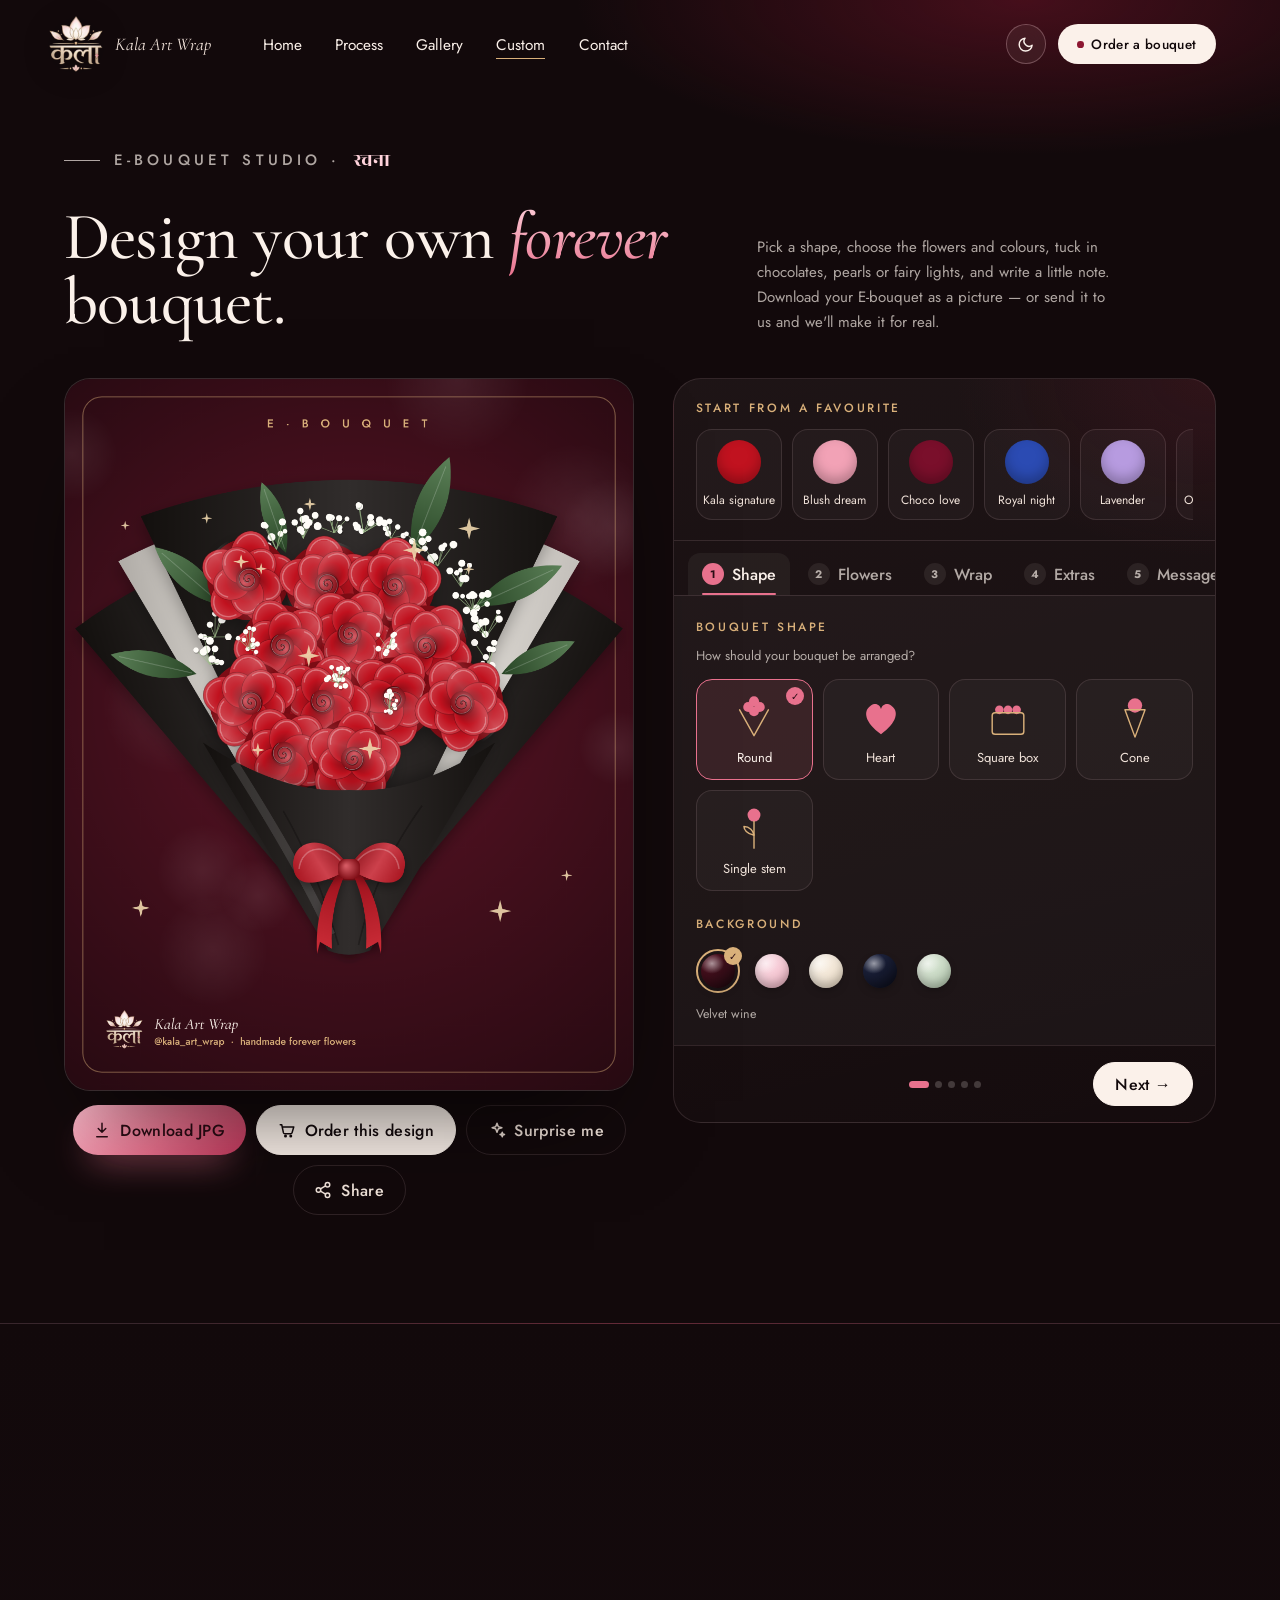
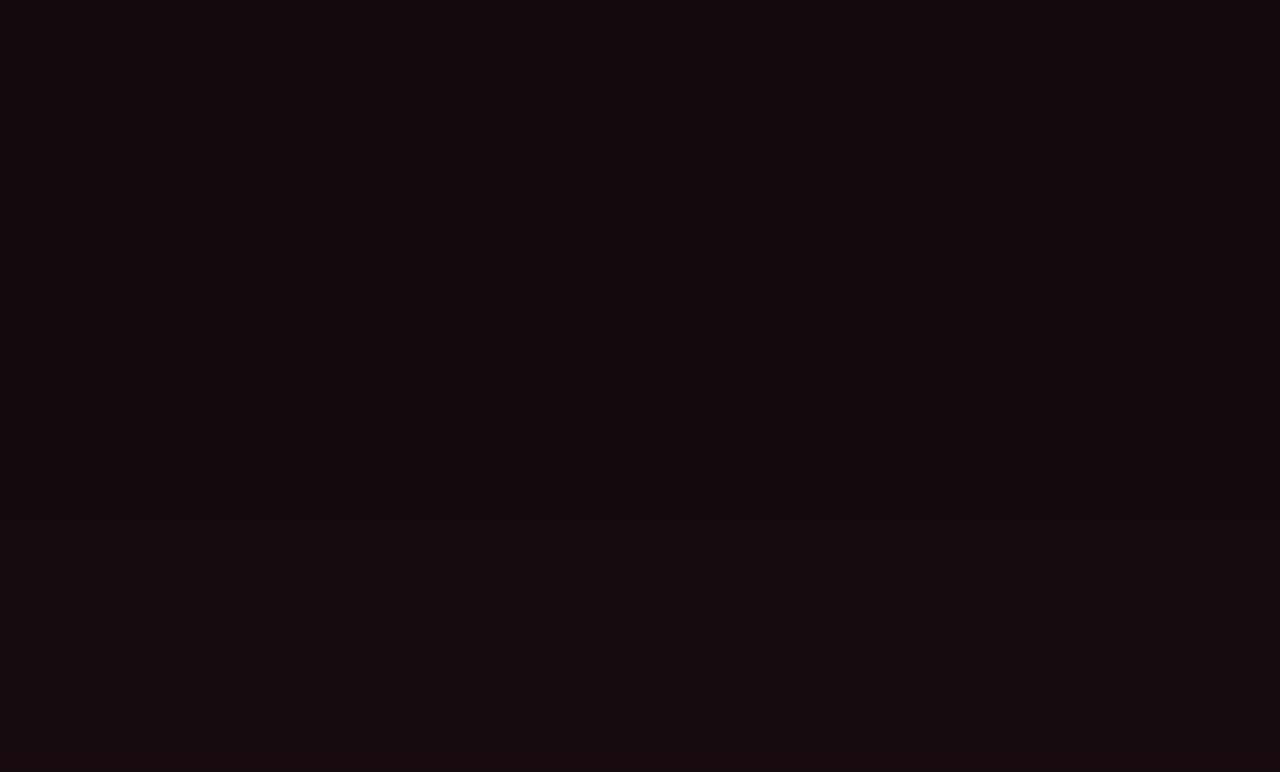
<file: custom.html>
<!doctype html>
<html lang="en">
<head>
  <meta charset="utf-8">
  <meta name="viewport" content="width=device-width, initial-scale=1, viewport-fit=cover">
  <meta name="theme-color" content="#12090b">
  <title>Design Your Own E-Bouquet — Free Studio | Kala Art Wrap</title>
  <meta name="description" content="Design a custom bouquet online for free: pick flowers, colours, shape, chocolates, pearls or fairy lights, add a note and download your E-bouquet as a JPG.">
  <!-- SEO -->
  <link rel="canonical" href="https://kalaartwrap.insporaone.in/custom">
  <meta name="robots" content="index, follow, max-image-preview:large">
  <meta property="og:type" content="website">
  <meta property="og:site_name" content="Kala Art Wrap">
  <meta property="og:locale" content="en_IN">
  <meta property="og:url" content="https://kalaartwrap.insporaone.in/custom">
  <meta property="og:title" content="Design Your Own E-Bouquet — Free Studio | Kala Art Wrap">
  <meta property="og:description" content="Design a custom bouquet online for free: pick flowers, colours, shape, chocolates, pearls or fairy lights, add a note and download your E-bouquet as a JPG.">
  <meta property="og:image" content="https://kalaartwrap.insporaone.in/assets/og-image.jpg">
  <meta property="og:image:width" content="1200">
  <meta property="og:image:height" content="630">
  <meta property="og:image:alt" content="Kala Art Wrap — forever flowers, wrapped in satin. Handmade in Jaipur.">
  <meta name="twitter:card" content="summary_large_image">
  <meta name="twitter:title" content="Design Your Own E-Bouquet — Free Studio | Kala Art Wrap">
  <meta name="twitter:description" content="Design a custom bouquet online for free: pick flowers, colours, shape, chocolates, pearls or fairy lights, add a note and download your E-bouquet as a JPG.">
  <meta name="twitter:image" content="https://kalaartwrap.insporaone.in/assets/og-image.jpg">
  <meta name="geo.region" content="IN-RJ">
  <meta name="geo.placename" content="Jaipur">
  <link rel="apple-touch-icon" href="/assets/favicon.png">
  <script type="application/ld+json">{"@context":"https://schema.org","@graph":[{"@type":"BreadcrumbList","itemListElement":[{"@type":"ListItem","position":1,"name":"Home","item":"https://kalaartwrap.insporaone.in/"},{"@type":"ListItem","position":2,"name":"E-bouquet studio","item":"https://kalaartwrap.insporaone.in/custom"}]},{"@type":"WebApplication","name":"Kala Art Wrap E-bouquet Studio","url":"https://kalaartwrap.insporaone.in/custom","applicationCategory":"DesignApplication","operatingSystem":"Any (web browser)","offers":{"@type":"Offer","price":"0","priceCurrency":"INR"},"provider":{"@id":"https://kalaartwrap.insporaone.in/#business"}}]}</script>
  <!-- /SEO -->
  <link rel="icon" type="image/png" href="assets/favicon.png">
  <script>/* Kala Art Wrap — light / dark theme.
   Load this synchronously in <head> so the saved theme applies before first paint. */
(function () {
  var KEY = 'kala-theme';
  var root = document.documentElement;
  var saved = null;
  try { saved = localStorage.getItem(KEY); } catch (e) {}
  var theme = saved === 'light' || saved === 'dark' ? saved : 'dark'; // brand default: dark
  root.setAttribute('data-theme', theme);

  function metaColor(t) {
    var m = document.querySelector('meta[name="theme-color"]');
    if (m) m.setAttribute('content', t === 'light' ? '#f7efe9' : '#12090b');
  }
  function syncButtons(t) {
    var btns = document.querySelectorAll('[data-theme-toggle]');
    for (var i = 0; i < btns.length; i++) {
      btns[i].setAttribute('aria-pressed', String(t === 'light'));
      btns[i].setAttribute('aria-label', t === 'light' ? 'Switch to dark theme' : 'Switch to light theme');
      btns[i].title = t === 'light' ? 'Dark theme' : 'Light theme';
    }
  }
  function set(t) {
    root.classList.add('theme-swap');
    root.setAttribute('data-theme', t);
    try { localStorage.setItem(KEY, t); } catch (e) {}
    metaColor(t);
    syncButtons(t);
    setTimeout(function () { root.classList.remove('theme-swap'); }, 450);
    window.dispatchEvent(new CustomEvent('kala:theme', { detail: t }));
  }
  window.KalaTheme = {
    get: function () { return root.getAttribute('data-theme'); },
    set: set,
    toggle: function () { set(root.getAttribute('data-theme') === 'light' ? 'dark' : 'light'); }
  };
  document.addEventListener('click', function (e) {
    var b = e.target.closest && e.target.closest('[data-theme-toggle]');
    if (b) { e.preventDefault(); window.KalaTheme.toggle(); }
  });
  document.addEventListener('DOMContentLoaded', function () { metaColor(theme); syncButtons(theme); });
})();</script>

  <link rel="preconnect" href="https://fonts.googleapis.com">
  <link rel="preconnect" href="https://fonts.gstatic.com" crossorigin>
  <link rel="preload" href="https://fonts.googleapis.com/css2?family=Rozha+One&family=Caveat:wght@500;700&family=Cormorant+Garamond:ital,wght@0,500;0,600;1,500;1,600&family=Jost:wght@400;500;600&display=swap" as="style" onload="this.onload=null;this.rel='stylesheet'"><noscript><link rel="stylesheet" href="https://fonts.googleapis.com/css2?family=Rozha+One&family=Caveat:wght@500;700&family=Cormorant+Garamond:ital,wght@0,500;0,600;1,500;1,600&family=Jost:wght@400;500;600&display=swap"></noscript>
  <style>/* Kala Art Wrap — theme tokens shared by every public page.
   Dark is the brand default; html[data-theme="light"] swaps the palette. */
:root, html[data-theme="dark"] {
  --fg-rgb: 251 241 234;     /* cream ink */
  --bg-rgb: 18 9 11;         /* wine-black surface */
  --line-rgb: 255 211 220;   /* blush hairlines */
  --gold-rgb: 217 176 122;
  --surface-2: #170b0e;
  --surface-3: #1d0e13;
  --card-a: #26121a;
  --card-b: #140a0d;
  --glow: rgba(140, 22, 49, .42);
  --shadow-rgb: 0 0 0;
  color-scheme: dark;
}

html[data-theme="light"] {
  --surface: #f7efe9;
  --surface-2: #f3e7e0;
  --surface-3: #efe0d8;
  --card-a: #fffaf7;
  --card-b: #f5e9e3;
  --ink: #2b1318;
  --ink-soft: #4a2a31;
  --ink-mute: rgba(43, 19, 24, .68);
  --blush: #b8325a;
  --rose: #d04a70;
  --wine: #8c1631;
  --gold: #9a6c33;
  --gold-soft: #86592a;
  --line: rgba(140, 22, 49, .14);
  --fg-rgb: 43 19 24;
  --bg-rgb: 247 239 233;
  --line-rgb: 140 22 49;
  --gold-rgb: 154 108 51;
  --glow: rgba(232, 113, 141, .28);
  --shadow-rgb: 90 30 45;
  color-scheme: light;
}

/* smooth cross-fade only while switching */
html.theme-swap, html.theme-swap *, html.theme-swap *::before, html.theme-swap *::after {
  transition: background-color .4s ease, color .4s ease, border-color .4s ease, fill .4s ease, stroke .4s ease !important;
}

/* ---------- header placement (flex headers) + mobile floating toggle ---------- */
.head-end { margin-left: auto; display: flex; align-items: center; gap: 12px; }
.head-end .pill { margin-left: 0 !important; }
.m-theme { display: none !important; }
@media (max-width: 900px), (max-aspect-ratio: 4 / 5) {
  .site-head .theme-toggle, .hero-theme { display: none !important; }
  .m-theme {
    display: grid !important;
    position: fixed !important;
    z-index: 52;
    top: max(16px, env(safe-area-inset-top));
    right: 74px;
    width: 48px !important;
    height: 48px !important;
    box-shadow: 0 8px 24px -8px rgba(0, 0, 0, .45);
  }
}

/* ---------- shared light-theme touches ---------- */
html[data-theme="light"] .display em { background-image: linear-gradient(180deg, #d04a70, #8c1631); }
html[data-theme="light"] .brand img { filter: brightness(.62) saturate(1.5) drop-shadow(0 6px 16px rgba(140, 22, 49, .2)); }

/* ---------- toggle button ---------- */
.theme-toggle {
  position: relative;
  flex: none;
  width: clamp(36px, 4.4dvh, 48px);
  height: clamp(36px, 4.4dvh, 48px);
  display: inline-grid;
  place-items: center;
  padding: 0;
  border-radius: 50%;
  border: 1px solid rgb(var(--line-rgb) / .28);
  background: rgb(var(--fg-rgb) / .06);
  color: var(--ink);
  cursor: pointer;
  overflow: hidden;
  -webkit-backdrop-filter: blur(10px);
  backdrop-filter: blur(10px);
  transition: transform .4s cubic-bezier(.25, .8, .28, 1), background-color .3s, border-color .3s;
}
.theme-toggle:hover { transform: rotate(-12deg) scale(1.05); background: rgb(var(--fg-rgb) / .12); }
.theme-toggle:focus-visible { outline: 2px solid var(--gold); outline-offset: 3px; }
.theme-toggle svg {
  position: absolute;
  width: 46%;
  height: 46%;
  fill: none;
  stroke: currentColor;
  stroke-width: 2;
  stroke-linecap: round;
  stroke-linejoin: round;
  transition: transform .55s cubic-bezier(.16, 1, .3, 1), opacity .35s;
}
.theme-toggle .i-sun { transform: translateY(120%) rotate(90deg); opacity: 0; }
.theme-toggle .i-moon { transform: none; opacity: 1; }
html[data-theme="light"] .theme-toggle .i-sun { transform: none; opacity: 1; }
html[data-theme="light"] .theme-toggle .i-moon { transform: translateY(-120%) rotate(-90deg); opacity: 0; }</style>
  <link rel="preload" href="assets/footer.css" as="style" onload="this.onload=null;this.rel='stylesheet'"><noscript><link rel="stylesheet" href="assets/footer.css"></noscript>

  <style>
    :root {
      --surface: #12090b;
      --ink: #fbf1ea;
      --ink-soft: #f1e3da;
      --ink-mute: rgba(251, 241, 234, .68);
      --blush: #ffd3dc;
      --rose: #e8718d;
      --wine: #8c1631;
      --gold: #d9b07a;
      --gold-soft: #f0d7ad;
      --line: rgba(255, 211, 220, .12);
      --orb-reveal: cubic-bezier(.16, 1, .3, 1);
      --orb-soft: cubic-bezier(.25, .8, .28, 1);
      --f-deva: "Rozha One", "Tiro Devanagari Hindi", serif;
      --f-sans: "Jost", Arial, Helvetica, sans-serif;
      --f-serif: "Cormorant Garamond", "Times New Roman", serif;
    }
    *, *::before, *::after { box-sizing: border-box; }
    html, body { margin: 0; background: var(--surface); }
    html { overflow-x: hidden; }
    body { font-family: var(--f-sans); color: var(--ink); overflow-x: clip; -webkit-font-smoothing: antialiased; }
    a { color: inherit; text-decoration: none; }
    button, input, select, textarea { font: inherit; color: inherit; }
    img { max-width: 100%; }
    .sr { position: absolute; width: 1px; height: 1px; overflow: hidden; clip: rect(0 0 0 0); }

    .eyebrow { display: inline-flex; align-items: center; gap: .9em; margin: 0; font-size: 12px; font-weight: 500; letter-spacing: .28em; text-transform: uppercase; color: var(--gold); }
    .eyebrow::before { content: ""; width: 36px; height: 1px; background: currentColor; }
    .eyebrow .deva { font-family: var(--f-deva); letter-spacing: 0; font-size: 1.35em; text-transform: none; color: var(--blush); }

    /* ---------- header ---------- */
    .site-head { position: absolute; z-index: 20; top: 0; left: 0; right: 0; display: flex; align-items: center; gap: 4vw; padding: 16px 5vw 0 3.85vw; }
    .brand { display: flex; align-items: center; gap: .8em; }
    .brand img { height: clamp(46px, min(4.4vw, 7.6vh), 80px); width: auto; filter: drop-shadow(0 4px 14px rgba(0, 0, 0, .35)); }
    .brand span { font-family: var(--f-serif); font-style: italic; font-size: clamp(16px, 1.4vw, 24px); color: var(--ink-soft); white-space: nowrap; }
    .nav { display: flex; gap: clamp(20px, 2.6vw, 48px); margin: 0; padding: 0; list-style: none; }
    .nav a { position: relative; font-size: clamp(13px, 1.2vw, 20px); padding: .2em 0; }
    .nav a::after { content: ""; position: absolute; left: 0; right: 0; bottom: -.05em; height: 1px; background: var(--gold); transform: scaleX(0); transform-origin: right; transition: transform .5s var(--orb-reveal); }
    .nav a:hover::after, .nav a[aria-current="page"]::after { transform: scaleX(1); transform-origin: left; }
    .head-end { margin-left: auto; display: flex; align-items: center; gap: 12px; }
    .pill { display: inline-flex; align-items: center; gap: .55em; height: clamp(36px, 4.4vh, 52px); padding: 0 1.45em; border-radius: 999px; background: var(--ink); color: var(--surface); font-size: clamp(13px, 1.05vw, 18px); font-weight: 500; letter-spacing: .026em; white-space: nowrap; transition: background-color .4s var(--orb-soft), transform .4s var(--orb-soft); }
    .pill i { width: .5em; height: .5em; border-radius: 50%; background: var(--wine); }
    .pill:hover { background: var(--blush); color: #2a0c14; transform: translateY(-1px); }
    .burger, .menu-scrim, .menu-sheet, .m-theme { display: none; }

    /* ---------- intro ---------- */
    .studio-intro {
      padding: clamp(118px, 16vh, 160px) 5vw 34px;
      background: radial-gradient(50% 60% at 80% 0%, var(--glow), transparent 70%), var(--surface);
    }
    .studio-intro__inner { max-width: 1440px; margin: 0 auto; display: grid; grid-template-columns: 1.4fr 1fr; align-items: end; gap: 4vw; }
    .studio-intro h1 { margin: .4em 0 0; font-family: var(--f-serif); font-weight: 500; font-size: clamp(42px, 5.2vw, 96px); line-height: .98; letter-spacing: -.012em; }
    .studio-intro h1 em { font-style: italic; background: linear-gradient(180deg, #ffd6df, #e8718d); -webkit-background-clip: text; background-clip: text; -webkit-text-fill-color: transparent; padding-right: .06em; }
    html[data-theme="light"] .studio-intro h1 em { background-image: linear-gradient(180deg, #d04a70, #8c1631); }
    .studio-intro p { margin: 0; max-width: 40ch; color: var(--ink-mute); line-height: 1.65; font-size: clamp(15px, 1.1vw, 18px); }

    /* ---------- studio ---------- */
    .studio { padding: 10px 5vw 12vh; }
    .studio__grid { max-width: 1440px; margin: 0 auto; display: grid; grid-template-columns: minmax(0, 1.05fr) minmax(0, 1fr); gap: clamp(22px, 3vw, 48px); align-items: start; }

    .stage { position: sticky; top: 20px; display: grid; gap: 14px; }
    .canvas-wrap {
      position: relative;
      border-radius: 26px;
      overflow: hidden;
      aspect-ratio: 4 / 5;
      max-height: calc(100vh - 140px);
      margin: 0 auto;
      width: 100%;
      background: rgb(var(--fg-rgb) / .04);
      border: 1px solid var(--line);
      box-shadow: 0 50px 100px -40px rgb(var(--shadow-rgb) / .7);
    }
    @supports (aspect-ratio: 1) { .canvas-wrap { width: min(100%, calc((100vh - 140px) * .8)); } }
    .canvas-wrap canvas { display: block; width: 100%; height: 100%; }
    .canvas-busy { position: absolute; inset: 0; display: grid; place-items: center; color: var(--ink-mute); font-size: 14px; }
    .stage-actions { display: flex; flex-wrap: wrap; gap: 10px; justify-content: center; }
    .btn {
      display: inline-flex; align-items: center; justify-content: center; gap: .55em;
      height: 50px; padding: 0 1.3em; border-radius: 999px; cursor: pointer;
      border: 1px solid rgb(var(--gold-rgb) / .45); background: transparent; color: var(--gold-soft);
      font-weight: 500; letter-spacing: .02em; white-space: nowrap;
      transition: transform .35s var(--orb-soft), background-color .35s var(--orb-soft), border-color .35s var(--orb-soft), color .35s;
    }
    .btn:hover { transform: translateY(-2px); border-color: var(--gold); }
    .btn svg { width: 18px; height: 18px; fill: none; stroke: currentColor; stroke-width: 2; stroke-linecap: round; stroke-linejoin: round; }
    .btn--solid { background: var(--ink); border-color: var(--ink); color: var(--surface); }
    .btn--solid:hover { background: var(--blush); border-color: var(--blush); color: #2a0c14; }
    .btn--rose { background: linear-gradient(135deg, #f7b6c6, #e8718d 55%, #c2385c); border: 0; color: #2a0c14; box-shadow: 0 18px 36px -16px rgba(232, 113, 141, .8); }
    .btn--rose:hover { color: #2a0c14; }
    .btn--quiet { border-color: var(--line); color: var(--ink-soft); }

    /* ---------- control panel ---------- */
    .panel {
      border-radius: 28px;
      border: 1px solid var(--line);
      background:
        radial-gradient(80% 40% at 100% 0%, rgb(140 22 49 / .18), transparent 60%),
        linear-gradient(165deg, rgb(var(--fg-rgb) / .05), rgb(var(--fg-rgb) / .015));
      overflow: hidden;
    }
    .presets { padding: 20px 22px 16px; border-bottom: 1px solid var(--line); }
    .presets h2, .section h3 { margin: 0 0 12px; font-size: 12px; font-weight: 500; letter-spacing: .22em; text-transform: uppercase; color: var(--gold); }
    .preset-row { display: flex; gap: 10px; overflow-x: auto; padding-bottom: 4px; scrollbar-width: thin; }
    .preset {
      flex: none; display: grid; justify-items: center; gap: 7px; width: 86px;
      padding: 10px 6px; border-radius: 16px; border: 1px solid var(--line); background: rgb(var(--fg-rgb) / .03);
      cursor: pointer; font-size: 12px; color: var(--ink-soft); transition: border-color .3s, transform .3s var(--orb-soft);
    }
    .preset:hover { transform: translateY(-2px); border-color: rgb(var(--line-rgb) / .4); }
    .preset i { width: 44px; height: 44px; border-radius: 50%; background: var(--sw); box-shadow: inset 0 -6px 12px rgba(0, 0, 0, .25); }

    .tabs { display: flex; gap: 4px; padding: 12px 14px 0; overflow-x: auto; scrollbar-width: none; }
    .tabs::-webkit-scrollbar { display: none; }
    .tab {
      flex: none; display: inline-flex; align-items: center; gap: 8px;
      height: 42px; padding: 0 14px; border: 0; border-radius: 12px 12px 0 0; background: none; cursor: pointer;
      color: var(--ink-mute); font-weight: 500; position: relative;
    }
    .tab b { width: 22px; height: 22px; border-radius: 50%; display: grid; place-items: center; font-size: 11px; background: rgb(var(--fg-rgb) / .08); }
    .tab[aria-selected="true"] { color: var(--ink); background: rgb(var(--fg-rgb) / .05); }
    .tab[aria-selected="true"] b { background: var(--rose); color: #2a0c14; }
    .tab[aria-selected="true"]::after { content: ""; position: absolute; left: 14px; right: 14px; bottom: 0; height: 2px; background: var(--rose); border-radius: 2px; }
    .tabpanels { border-top: 1px solid var(--line); background: rgb(var(--fg-rgb) / .03); }
    .tabpanel { padding: 22px; display: grid; gap: 24px; }
    .tabpanel[hidden] { display: none; }
    .section { display: grid; gap: 4px; }
    .section p.hint { margin: -6px 0 10px; color: var(--ink-mute); font-size: 13px; }

    .options { display: grid; gap: 10px; }
    .options--shapes { grid-template-columns: repeat(auto-fill, minmax(104px, 1fr)); }
    .opt {
      position: relative; display: grid; justify-items: center; gap: 8px; text-align: center;
      padding: 14px 8px 12px; border-radius: 16px; cursor: pointer;
      border: 1px solid var(--line); background: rgb(var(--fg-rgb) / .03);
      font-size: 13px; color: var(--ink-soft);
      transition: border-color .25s, background-color .25s, transform .25s var(--orb-soft);
    }
    .opt:hover { transform: translateY(-2px); border-color: rgb(var(--line-rgb) / .38); }
    .opt[aria-checked="true"] { border-color: var(--rose); background: rgb(232 113 141 / .12); color: var(--ink); }
    .opt[aria-checked="true"]::after { content: "✓"; position: absolute; top: 7px; right: 8px; width: 18px; height: 18px; border-radius: 50%; display: grid; place-items: center; font-size: 10px; background: var(--rose); color: #2a0c14; }
    .opt svg { width: 46px; height: 46px; overflow: visible; }
    .opt svg .s { fill: none; stroke: var(--gold); stroke-width: 2; stroke-linejoin: round; stroke-linecap: round; }
    .opt svg .f { fill: var(--rose); }

    .swatches { display: flex; flex-wrap: wrap; gap: 10px; }
    .sw {
      position: relative; width: 44px; height: 44px; border-radius: 50%; cursor: pointer; padding: 0;
      border: 2px solid transparent; background: none;
      transition: transform .25s var(--orb-soft);
    }
    .sw::before {
      content: ""; position: absolute; inset: 3px; border-radius: 50%;
      background: radial-gradient(60% 50% at 32% 28%, rgba(255, 255, 255, .55), transparent 60%), var(--c);
      box-shadow: inset 0 -5px 10px rgba(0, 0, 0, .28), 0 4px 10px -4px rgba(0, 0, 0, .5);
    }
    .sw:hover { transform: scale(1.08); }
    .sw[aria-checked="true"] { border-color: var(--gold); }
    .sw[aria-checked="true"]::after { content: "✓"; position: absolute; right: -4px; top: -4px; width: 18px; height: 18px; border-radius: 50%; display: grid; place-items: center; background: var(--gold); color: #2a0c14; font-size: 10px; }
    .sw-label { margin-top: 8px; font-size: 12.5px; color: var(--ink-mute); min-height: 1.2em; }

    .range { display: flex; align-items: center; gap: 14px; }
    .range input { flex: 1; accent-color: var(--rose); height: 28px; }
    .range output { min-width: 3.4em; text-align: center; font-family: var(--f-serif); font-weight: 600; font-size: 24px; color: var(--gold-soft); }

    .toggles { display: grid; grid-template-columns: repeat(auto-fill, minmax(160px, 1fr)); gap: 10px; }
    .tg {
      display: flex; align-items: center; gap: 10px; padding: 12px 14px; border-radius: 14px; cursor: pointer;
      border: 1px solid var(--line); background: rgb(var(--fg-rgb) / .03); text-align: left;
      transition: border-color .25s, background-color .25s;
    }
    .tg span.e { font-size: 20px; }
    .tg b { font-weight: 500; font-size: 14px; display: block; }
    .tg small { display: block; font-size: 11.5px; color: var(--ink-mute); }
    .tg i { margin-left: auto; flex: none; width: 36px; height: 20px; border-radius: 999px; background: rgb(var(--fg-rgb) / .15); position: relative; transition: background-color .25s; }
    .tg i::after { content: ""; position: absolute; top: 2px; left: 2px; width: 16px; height: 16px; border-radius: 50%; background: #fff; transition: transform .3s var(--orb-reveal); }
    .tg[aria-checked="true"] { border-color: rgb(232 113 141 / .6); background: rgb(232 113 141 / .1); }
    .tg[aria-checked="true"] i { background: var(--rose); }
    .tg[aria-checked="true"] i::after { transform: translateX(16px); }

    .field { display: grid; gap: 7px; }
    .field label { font-size: 13px; font-weight: 500; color: var(--ink-soft); }
    .field .count { justify-self: end; margin-top: -4px; font-size: 11.5px; color: var(--ink-mute); }
    .input {
      width: 100%; height: 50px; padding: 0 16px; border-radius: 14px;
      border: 1px solid rgb(var(--line-rgb) / .2); background: rgb(var(--fg-rgb) / .04); outline: none;
      transition: border-color .25s, box-shadow .25s;
    }
    textarea.input { height: 96px; padding: 12px 16px; resize: none; line-height: 1.5; }
    .input:focus { border-color: var(--gold); box-shadow: 0 0 0 4px rgb(var(--gold-rgb) / .15); }
    .input::placeholder { color: rgb(var(--fg-rgb) / .35); }
    .row2 { display: grid; grid-template-columns: 1fr 1fr; gap: 12px; }

    .panel-foot { display: flex; align-items: center; justify-content: space-between; gap: 10px; padding: 16px 22px; border-top: 1px solid var(--line); }
    .panel-foot .dots { display: flex; gap: 6px; }
    .panel-foot .dots i { width: 7px; height: 7px; border-radius: 50%; background: rgb(var(--fg-rgb) / .2); transition: background-color .3s, width .3s; }
    .panel-foot .dots i.on { width: 20px; border-radius: 4px; background: var(--rose); }
    .panel-foot .btn { height: 44px; }

    .summary { margin-top: 16px; padding: 16px 18px; border-radius: 18px; border: 1px dashed rgb(var(--gold-rgb) / .4); color: var(--ink-mute); font-size: 13.5px; line-height: 1.6; }
    .summary b { color: var(--ink); font-weight: 500; }

    /* ---------- order modal ---------- */
    .modal { position: fixed; inset: 0; z-index: 90; display: grid; place-items: center; padding: 16px; background: rgba(10, 4, 6, .7); -webkit-backdrop-filter: blur(8px); backdrop-filter: blur(8px); }
    .modal[hidden] { display: none; }
    .modal-card { width: min(100%, 480px); max-height: calc(100vh - 32px); overflow: auto; padding: 28px; border-radius: 26px; background: var(--surface); border: 1px solid var(--line); box-shadow: 0 60px 120px -40px rgba(0, 0, 0, .8); }
    .modal-card h3 { margin: 0 0 6px; font-family: var(--f-serif); font-weight: 500; font-size: 34px; line-height: 1.05; }
    .modal-card > p { margin: 0 0 20px; color: var(--ink-mute); line-height: 1.55; font-size: 14.5px; }
    .modal-card form { display: grid; gap: 14px; }
    .modal-card .actions { display: flex; gap: 10px; justify-content: flex-end; margin-top: 6px; flex-wrap: wrap; }
    .check { position: relative; display: grid; grid-template-columns: 22px 1fr; gap: 12px; align-items: start; font-size: 13px; line-height: 1.55; color: var(--ink-mute); cursor: pointer; }
    .check input { position: absolute; opacity: 0; width: 22px; height: 22px; margin: 0; cursor: pointer; }
    .check .box { width: 22px; height: 22px; border-radius: 7px; border: 1.5px solid rgb(var(--line-rgb) / .4); background: rgb(var(--fg-rgb) / .04); display: grid; place-items: center; transition: background-color .25s, border-color .25s; }
    .check .box::after { content: ""; width: 6px; height: 11px; border: solid var(--surface); border-width: 0 2px 2px 0; transform: rotate(45deg) scale(0); margin-top: -2px; transition: transform .25s var(--orb-reveal); }
    .check input:checked + .box { background: var(--ink); border-color: var(--ink); }
    .check input:checked + .box::after { transform: rotate(45deg) scale(1); }
    .check input:focus-visible + .box { box-shadow: 0 0 0 3px rgb(var(--gold-rgb) / .5); }
    .check a { color: var(--blush); text-decoration: underline; }
    .form-msg { font-size: 13px; color: #ff9fb0; min-height: 1em; }
    html[data-theme="light"] .form-msg { color: #b42318; }

    .toast { position: fixed; left: 50%; bottom: 24px; z-index: 95; transform: translate(-50%, 20px); opacity: 0; padding: 12px 18px; border-radius: 14px; background: var(--ink); color: var(--surface); font-size: 14px; box-shadow: 0 20px 40px -12px rgba(0, 0, 0, .5); transition: opacity .3s, transform .4s var(--orb-reveal); pointer-events: none; }
    .toast.on { opacity: 1; transform: translate(-50%, 0); }

    /* ---------- responsive ---------- */
    @media (max-width: 1000px) {
      .studio__grid { grid-template-columns: 1fr; }
      .stage { position: relative; top: 0; }
      .canvas-wrap { width: min(100%, 560px); max-height: none; }
    }
    @media (max-width: 900px), (max-aspect-ratio: 4 / 5) {
      .nav, .pill, .head-end .theme-toggle { display: none; }
      .site-head { padding: max(14px, env(safe-area-inset-top)) 16px 0; }
      .brand img { height: 54px; }
      .brand span { display: none; }
      .burger { display: grid; place-items: center; position: fixed; z-index: 52; top: max(16px, env(safe-area-inset-top)); right: 16px; width: 48px; height: 48px; border: 0; border-radius: 50%; background: var(--ink); cursor: pointer; box-shadow: 0 8px 24px -8px rgba(0, 0, 0, .6); }
      .burger span { position: absolute; width: 18px; height: 1.6px; background: var(--surface); border-radius: 2px; transition: transform .45s var(--orb-reveal); }
      .burger span:nth-child(1) { transform: translateY(-3.5px); }
      .burger span:nth-child(2) { transform: translateY(3.5px); }
      .menu-open .burger { background: var(--blush); }
      .menu-open .burger span:nth-child(1) { transform: rotate(45deg); }
      .menu-open .burger span:nth-child(2) { transform: rotate(-45deg); }
      .m-theme { display: grid; position: fixed; z-index: 52; top: max(16px, env(safe-area-inset-top)); right: 74px; width: 48px; height: 48px; }
      .menu-scrim { display: block; position: fixed; inset: 0; z-index: 49; border: 0; padding: 0; background: rgba(10, 4, 6, .55); opacity: 0; pointer-events: none; transition: opacity .45s var(--orb-soft); }
      .menu-sheet { display: flex; flex-direction: column; position: fixed; z-index: 50; top: 10px; left: 10px; right: 10px; padding: 84px 24px 26px; border-radius: 26px; background: rgb(var(--bg-rgb) / .86); border: 1px solid var(--line); -webkit-backdrop-filter: blur(22px) saturate(1.3); backdrop-filter: blur(22px) saturate(1.3); opacity: 0; transform: translateY(-14px) scale(.98); transform-origin: top right; pointer-events: none; transition: opacity .45s var(--orb-soft), transform .6s var(--orb-reveal); }
      .menu-sheet ul { list-style: none; margin: 0; padding: 0; }
      .menu-sheet li + li { border-top: 1px solid var(--line); }
      .menu-sheet ul a { display: flex; justify-content: space-between; align-items: baseline; padding: 14px 2px; font-family: var(--f-serif); font-size: 30px; line-height: 1.1; }
      .menu-sheet ul a small { font-family: var(--f-sans); font-size: 12px; letter-spacing: .12em; color: var(--gold); }
      .menu-sheet .sheet-cta { margin-top: 18px; display: flex; justify-content: center; align-items: center; height: 52px; border-radius: 999px; background: var(--ink); color: var(--surface); font-weight: 500; }
      .menu-open .menu-scrim { opacity: 1; pointer-events: auto; }
      .menu-open .menu-sheet { opacity: 1; transform: none; pointer-events: auto; }

      .studio-intro { padding: 100px 16px 20px; }
      .studio-intro__inner { grid-template-columns: 1fr; gap: 16px; }
      .studio { padding: 6px 12px 10vh; }
      .panel { border-radius: 22px; }
      .presets { padding: 16px 16px 12px; }
      .tabpanel { padding: 18px 16px; }
      .row2 { grid-template-columns: 1fr; }
      .stage-actions .btn { flex: 1 1 calc(50% - 10px); height: 48px; padding: 0 1em; }
    }
  </style>

  <script src="https://cdnjs.cloudflare.com/ajax/libs/gsap/3.12.5/gsap.min.js" defer></script>
  <script src="assets/kala-api.js" defer></script>
</head>
<body id="top">

  <header class="site-head">
    <a class="brand" href="/" aria-label="Kala Art Wrap — home">
      <img src="assets/logo.webp" srcset="assets/logo-160.webp 160w, assets/logo.webp 360w" sizes="150px" alt="कला logo" width="640" height="676">
      <span>Kala Art Wrap</span>
    </a>
    <ul class="nav">
      <li><a href="/">Home</a></li>
      <li><a href="/#process">Process</a></li>
      <li><a href="/gallery">Gallery</a></li>
      <li><a href="/custom" aria-current="page">Custom</a></li>
      <li><a href="/contact">Contact</a></li>
    </ul>
    <div class="head-end">
      <button class="theme-toggle" type="button" data-theme-toggle aria-label="Switch theme"><svg class="i-moon" viewBox="0 0 24 24"><path d="M21 12.8A9 9 0 1 1 11.2 3a7 7 0 0 0 9.8 9.8Z"/></svg><svg class="i-sun" viewBox="0 0 24 24"><circle cx="12" cy="12" r="4"/><path d="M12 2v2M12 20v2M4.9 4.9l1.4 1.4M17.7 17.7l1.4 1.4M2 12h2M20 12h2M4.9 19.1l1.4-1.4M17.7 6.3l1.4-1.4"/></svg></button>
      <a class="pill" href="/contact"><i aria-hidden="true"></i>Order a bouquet</a>
    </div>
  </header>

  <button class="theme-toggle m-theme" type="button" data-theme-toggle aria-label="Switch theme"><svg class="i-moon" viewBox="0 0 24 24"><path d="M21 12.8A9 9 0 1 1 11.2 3a7 7 0 0 0 9.8 9.8Z"/></svg><svg class="i-sun" viewBox="0 0 24 24"><circle cx="12" cy="12" r="4"/><path d="M12 2v2M12 20v2M4.9 4.9l1.4 1.4M17.7 17.7l1.4 1.4M2 12h2M20 12h2M4.9 19.1l1.4-1.4M17.7 6.3l1.4-1.4"/></svg></button>
  <button class="menu-scrim" type="button" tabindex="-1" aria-hidden="true"></button>
  <div class="menu-sheet" id="menu-sheet" role="dialog" aria-modal="true" aria-label="Menu" inert>
    <ul>
      <li><a href="/">Home <small>01</small></a></li>
      <li><a href="/#process">Process <small>02</small></a></li>
      <li><a href="/gallery">Gallery <small>03</small></a></li>
      <li><a href="/custom">Custom <small>04</small></a></li>
      <li><a href="/contact">Contact <small>05</small></a></li>
    </ul>
    <a class="sheet-cta" href="https://wa.me/919024327497?text=Hi%20Kala%20Art%20Wrap!%20I%27d%20like%20to%20order%20a%20forever%20bouquet." target="_blank" rel="noopener">Order on WhatsApp</a>
  </div>
  <button class="burger" type="button" aria-label="Open menu" aria-expanded="false" aria-controls="menu-sheet"><span></span><span></span></button>

  <main>
    <section class="studio-intro" aria-labelledby="studio-title">
      <div class="studio-intro__inner">
        <div>
          <p class="eyebrow">E-bouquet studio · <span class="deva">रचना</span></p>
          <h1 id="studio-title">Design your own <em>forever</em> bouquet.</h1>
        </div>
        <p>Pick a shape, choose the flowers and colours, tuck in chocolates, pearls or fairy lights, and write a little note. Download your E-bouquet as a picture — or send it to us and we'll make it for real.</p>
      </div>
    </section>

    <section class="studio" aria-label="Bouquet designer">
      <div class="studio__grid">
        <!-- live preview -->
        <div class="stage">
          <div class="canvas-wrap">
            <canvas id="art" width="1080" height="1350" role="img" aria-label="Preview of your E-bouquet"></canvas>
            <div class="canvas-busy" id="busy">Arranging flowers…</div>
          </div>
          <div class="stage-actions">
            <button class="btn btn--rose" id="download"><svg viewBox="0 0 24 24"><path d="M12 3v12M7 10l5 5 5-5M5 21h14"/></svg>Download JPG</button>
            <button class="btn btn--solid" id="order"><svg viewBox="0 0 24 24"><path d="M3 5h2l2.2 10.5a2 2 0 0 0 2 1.5h7.6a2 2 0 0 0 2-1.5L21 8H6"/><circle cx="10" cy="20" r="1"/><circle cx="17" cy="20" r="1"/></svg>Order this design</button>
            <button class="btn btn--quiet" id="surprise"><svg viewBox="0 0 24 24"><path d="M12 3l1.8 4.6L18.5 9l-4.7 1.4L12 15l-1.8-4.6L5.5 9l4.7-1.4z"/><path d="M19 15l.8 2.2L22 18l-2.2.8L19 21l-.8-2.2L16 18l2.2-.8z"/></svg>Surprise me</button>
            <button class="btn btn--quiet" id="share" hidden><svg viewBox="0 0 24 24"><circle cx="18" cy="5" r="3"/><circle cx="6" cy="12" r="3"/><circle cx="18" cy="19" r="3"/><path d="m8.6 13.5 6.8 4M15.4 6.5l-6.8 4"/></svg>Share</button>
          </div>
        </div>

        <!-- controls -->
        <div class="panel">
          <div class="presets">
            <h2>Start from a favourite</h2>
            <div class="preset-row" id="presets"></div>
          </div>

          <div class="tabs" role="tablist" aria-label="Design steps" id="tabs"></div>
          <div class="tabpanels">
            <!-- 1 shape -->
            <div class="tabpanel" role="tabpanel" id="p-shape" aria-labelledby="t-shape">
              <div class="section">
                <h3>Bouquet shape</h3>
                <p class="hint">How should your bouquet be arranged?</p>
                <div class="options options--shapes" role="radiogroup" aria-label="Shape" id="o-shape"></div>
              </div>
              <div class="section">
                <h3>Background</h3>
                <div class="swatches" role="radiogroup" aria-label="Background" id="o-scene"></div>
                <div class="sw-label" id="l-scene"></div>
              </div>
            </div>
            <!-- 2 flowers -->
            <div class="tabpanel" role="tabpanel" id="p-flowers" aria-labelledby="t-flowers" hidden>
              <div class="section">
                <h3>Flower</h3>
                <div class="options options--shapes" role="radiogroup" aria-label="Flower type" id="o-flower"></div>
              </div>
              <div class="section">
                <h3>Flower colours</h3>
                <p class="hint">Pick up to 3 — we'll mix them beautifully.</p>
                <div class="swatches" role="group" aria-label="Flower colours" id="o-colors"></div>
                <div class="sw-label" id="l-colors"></div>
              </div>
              <div class="section">
                <h3>How many flowers?</h3>
                <div class="range"><input type="range" id="o-count" min="1" max="25" value="12" aria-label="Number of flowers"><output id="l-count">12</output></div>
              </div>
            </div>
            <!-- 3 wrap -->
            <div class="tabpanel" role="tabpanel" id="p-wrap" aria-labelledby="t-wrap" hidden>
              <div class="section">
                <h3>Wrapping paper</h3>
                <div class="swatches" role="radiogroup" aria-label="Wrapping paper" id="o-wrap"></div>
                <div class="sw-label" id="l-wrap"></div>
              </div>
              <div class="section">
                <h3>Ribbon &amp; bow</h3>
                <div class="swatches" role="radiogroup" aria-label="Ribbon colour" id="o-ribbon"></div>
                <div class="sw-label" id="l-ribbon"></div>
              </div>
            </div>
            <!-- 4 extras -->
            <div class="tabpanel" role="tabpanel" id="p-extras" aria-labelledby="t-extras" hidden>
              <div class="section">
                <h3>Little extras</h3>
                <p class="hint">Tuck in their favourite things.</p>
                <div class="toggles" id="o-extras"></div>
              </div>
            </div>
            <!-- 5 message -->
            <div class="tabpanel" role="tabpanel" id="p-message" aria-labelledby="t-message" hidden>
              <div class="section">
                <h3>Name tag</h3>
                <div class="field">
                  <label for="o-name">Who is it for?</label>
                  <input class="input" id="o-name" maxlength="18" placeholder="e.g. Ananya" autocomplete="off">
                </div>
              </div>
              <div class="section">
                <h3>Handwritten note</h3>
                <div class="field">
                  <label for="o-note">Your message</label>
                  <textarea class="input" id="o-note" maxlength="120" placeholder="Happy birthday! You make every day brighter 💕"></textarea>
                  <span class="count" id="l-note">0 / 120</span>
                </div>
                <div class="field">
                  <label for="o-from">From</label>
                  <input class="input" id="o-from" maxlength="24" placeholder="e.g. Rahul" autocomplete="off">
                </div>
              </div>
              <div class="summary" id="summary"></div>
            </div>
          </div>
          <div class="panel-foot">
            <button class="btn btn--quiet" id="prev">← Back</button>
            <div class="dots" id="dots" aria-hidden="true"></div>
            <button class="btn btn--solid" id="next">Next →</button>
          </div>
        </div>
      </div>
    </section>
  </main>

  <!-- order modal -->
  <div class="modal" id="order-modal" hidden>
    <div class="modal-card" role="dialog" aria-modal="true" aria-labelledby="om-title">
      <h3 id="om-title">Make it real 🌸</h3>
      <p>We'll handcraft this exact bouquet for you. Leave your details — your design is sent to our team, and WhatsApp opens so you can share the picture too.</p>
      <form id="order-form" novalidate>
        <div class="field"><label for="om-name">Your name</label><input class="input" id="om-name" autocomplete="name" maxlength="120" required></div>
        <div class="field"><label for="om-phone">WhatsApp number</label><input class="input" id="om-phone" type="tel" inputmode="tel" autocomplete="tel-national" placeholder="98765 43210" maxlength="16" required></div>
        <label class="check">
          <input type="checkbox" id="om-consent">
          <span class="box" aria-hidden="true"></span>
          <span>I agree that Kala Art Wrap may store my name, number and this design and contact me on WhatsApp about my order, as described in the <a href="/privacy" target="_blank">Privacy Policy</a>. I accept the <a href="/terms" target="_blank">Terms &amp; Conditions</a>.</span>
        </label>
        <div class="form-msg" role="alert"></div>
        <div class="actions">
          <button class="btn btn--quiet" type="button" data-close>Cancel</button>
          <button class="btn btn--rose" type="submit">Send &amp; open WhatsApp</button>
        </div>
      </form>
    </div>
  </div>
  <div class="toast" id="toast" role="status" aria-live="polite"></div>

  <footer class="site-footer" id="contact">
    <div class="sf-cta">
      <div>
        <p class="sf-eyebrow">Let's make it forever</p>
        <h2>Someone special in mind? <em>Let's wrap their story.</em></h2>
      </div>
      <div class="sf-cta__side">
        <p>Tell us the occasion, the colours and your budget — we'll design a bouquet that never fades. Starting at ₹199, ready in 3–5 days.</p>
        <div class="sf-btns">
          <a class="sf-btn sf-btn--solid" href="https://wa.me/919024327497?text=Hi%20Kala%20Art%20Wrap!%20I%27d%20like%20to%20order%20a%20forever%20bouquet." target="_blank" rel="noopener">
            <svg viewBox="0 0 24 24" aria-hidden="true"><path d="M12 2a10 10 0 0 0-8.6 15.1L2 22l5-1.3A10 10 0 1 0 12 2Zm0 18.2a8.2 8.2 0 0 1-4.2-1.2l-.3-.2-3 .8.8-2.9-.2-.3A8.2 8.2 0 1 1 12 20.2Zm4.5-6.1c-.2-.1-1.5-.7-1.7-.8-.2-.1-.4-.1-.6.1l-.8 1c-.1.2-.3.2-.5.1a6.7 6.7 0 0 1-3.3-2.9c-.3-.4.2-.4.7-1.3.1-.2 0-.3 0-.4l-.8-1.8c-.2-.5-.4-.4-.6-.4h-.5a1 1 0 0 0-.7.3 3 3 0 0 0-.9 2.2 5.2 5.2 0 0 0 1.1 2.7 11.8 11.8 0 0 0 4.5 4c1.7.7 2.3.8 3.2.6a2.7 2.7 0 0 0 1.7-1.2 2.2 2.2 0 0 0 .2-1.2c-.1-.1-.3-.2-.5-.3Z"/></svg>
            Chat on WhatsApp
          </a>
          <a class="sf-btn sf-btn--ghost" href="/contact">Send an enquiry →</a>
        </div>
      </div>
    </div>

    <div class="sf-grid">
      <div class="sf-brand">
        <img src="assets/logo.webp" srcset="assets/logo-160.webp 160w, assets/logo.webp 360w" sizes="150px" alt="कला — Kala Art Wrap" width="640" height="676" loading="lazy">
        <p>Handmade satin ribbon bouquets that never fade — folded petal by petal in Jaipur, for the moments you want to keep forever.</p>
        <div class="sf-social">
          <a href="https://www.instagram.com/kala_art_wrap/" target="_blank" rel="noopener" aria-label="Instagram">
            <svg viewBox="0 0 24 24" aria-hidden="true"><path d="M12 7.3A4.7 4.7 0 1 0 16.7 12 4.7 4.7 0 0 0 12 7.3Zm0 7.8A3.1 3.1 0 1 1 15.1 12 3.1 3.1 0 0 1 12 15.1Zm6-8a1.1 1.1 0 1 1-1.1-1.1A1.1 1.1 0 0 1 18 7.1ZM21.1 8.2a5.4 5.4 0 0 0-1.5-3.8 5.4 5.4 0 0 0-3.8-1.5C14.3 2.8 9.7 2.8 8.2 2.9a5.4 5.4 0 0 0-3.8 1.5 5.4 5.4 0 0 0-1.5 3.8c-.1 1.5-.1 6.1 0 7.6a5.4 5.4 0 0 0 1.5 3.8 5.4 5.4 0 0 0 3.8 1.5c1.5.1 6.1.1 7.6 0a5.4 5.4 0 0 0 3.8-1.5 5.4 5.4 0 0 0 1.5-3.8c.1-1.5.1-6.1 0-7.6Zm-2 9.2a3.1 3.1 0 0 1-1.8 1.8c-1.2.5-4.1.4-5.3.4s-4.1.1-5.3-.4a3.1 3.1 0 0 1-1.8-1.8c-.5-1.2-.4-4.1-.4-5.4s-.1-4.1.4-5.3a3.1 3.1 0 0 1 1.8-1.8c1.2-.5 4.1-.4 5.3-.4s4.1-.1 5.3.4a3.1 3.1 0 0 1 1.8 1.8c.5 1.2.4 4.1.4 5.3s.1 4.2-.4 5.4Z"/></svg>
          </a>
          <a href="https://wa.me/919024327497" target="_blank" rel="noopener" aria-label="WhatsApp">
            <svg viewBox="0 0 24 24" aria-hidden="true"><path d="M12 2a10 10 0 0 0-8.6 15.1L2 22l5-1.3A10 10 0 1 0 12 2Zm0 18.2a8.2 8.2 0 0 1-4.2-1.2l-.3-.2-3 .8.8-2.9-.2-.3A8.2 8.2 0 1 1 12 20.2Zm4.5-6.1c-.2-.1-1.5-.7-1.7-.8-.2-.1-.4-.1-.6.1l-.8 1c-.1.2-.3.2-.5.1a6.7 6.7 0 0 1-3.3-2.9c-.3-.4.2-.4.7-1.3.1-.2 0-.3 0-.4l-.8-1.8c-.2-.5-.4-.4-.6-.4h-.5a1 1 0 0 0-.7.3 3 3 0 0 0-.9 2.2 5.2 5.2 0 0 0 1.1 2.7 11.8 11.8 0 0 0 4.5 4c1.7.7 2.3.8 3.2.6a2.7 2.7 0 0 0 1.7-1.2 2.2 2.2 0 0 0 .2-1.2c-.1-.1-.3-.2-.5-.3Z"/></svg>
          </a>
          <a href="tel:+919024327497" aria-label="Call">
            <svg viewBox="0 0 24 24" aria-hidden="true"><path d="M20 15.5c-1.2 0-2.4-.2-3.6-.6a1 1 0 0 0-1 .2l-2.2 2.2a15 15 0 0 1-6.6-6.6l2.2-2.2a1 1 0 0 0 .3-1A11.4 11.4 0 0 1 8.5 4a1 1 0 0 0-1-1H4a1 1 0 0 0-1 1 17 17 0 0 0 17 17 1 1 0 0 0 1-1v-3.5a1 1 0 0 0-1-1Z"/></svg>
          </a>
        </div>
      </div>
      <nav class="sf-col" aria-label="Explore">
        <h3>Explore</h3>
        <ul>
          <li><a href="/">Home</a></li>
          <li><a href="/#process">How it's made</a></li>
          <li><a href="/gallery">Gallery</a></li>
          <li><a href="/custom">Design an E-bouquet</a></li>
          <li><a href="/contact">Contact</a></li>
          <li><a href="/faq">FAQs</a></li>
        </ul>
      </nav>
      <nav class="sf-col" aria-label="Occasions">
        <h3>Occasions</h3>
        <ul>
          <li><a href="/contact?occasion=Birthday">Birthday</a></li>
          <li><a href="/contact?occasion=Anniversary">Anniversary</a></li>
          <li><a href="/contact?occasion=Proposal">Proposal</a></li>
          <li><a href="/contact?occasion=Just%20because">Just because</a></li>
        </ul>
      </nav>
      <div class="sf-col">
        <h3>Say hello</h3>
        <ul>
          <li><a href="https://wa.me/919024327497" target="_blank" rel="noopener">+91 90243 27497</a><small>WhatsApp &amp; calls</small></li>
          <li><a href="https://www.instagram.com/kala_art_wrap/" target="_blank" rel="noopener">@kala_art_wrap</a><small>DMs open</small></li>
          <li><span>Jaipur, Rajasthan</span><small>Delivered in 3–5 days</small></li>
        </ul>
      </div>
    </div>

    <div class="sf-word" aria-hidden="true">कला</div>

    <div class="sf-bottom">
      <span>© 2026 Kala Art Wrap · All rights reserved by Vijay Sharma / Insporaone · Handmade with love in Jaipur</span>
      <nav class="sf-legal" aria-label="Legal">
        <a href="/privacy">Privacy Policy</a>
        <a href="/terms">Terms &amp; Conditions</a>
        <a href="/faq">FAQs</a>
        <a class="sf-lock" href="/crm" rel="nofollow" aria-label="Staff login" title="Staff login"><svg viewBox="0 0 24 24" aria-hidden="true"><rect x="4" y="11" width="16" height="10" rx="2"/><path d="M8 11V7a4 4 0 0 1 8 0v4"/></svg></a>
      </nav>
      <a class="sf-top" href="#top">Back to top <i aria-hidden="true">↑</i></a>
    </div>
  </footer>

  <script>
  (() => {
    /* ============================================================
       Options
       ============================================================ */
    const SHAPES = [
      { id: 'round', label: 'Round', svg: '<circle class="f" cx="24" cy="18" r="7"/><circle class="f" cx="40" cy="18" r="7"/><circle class="f" cx="32" cy="10" r="7"/><circle class="f" cx="32" cy="24" r="7"/><path class="s" d="M12 22 L32 58 L52 22"/>' },
      { id: 'heart', label: 'Heart', svg: '<path class="f" d="M32 56 C 10 40, 6 24, 18 16 C 25 11, 31 16, 32 21 C 33 16, 39 11, 46 16 C 58 24, 54 40, 32 56Z"/>' },
      { id: 'box', label: 'Square box', svg: '<circle class="f" cx="20" cy="22" r="6"/><circle class="f" cx="32" cy="22" r="6"/><circle class="f" cx="44" cy="22" r="6"/><rect class="s" x="10" y="26" width="44" height="30" rx="4"/>' },
      { id: 'cone', label: 'Cone', svg: '<circle class="f" cx="32" cy="16" r="10"/><path class="s" d="M18 22 L32 60 L46 22 Z"/>' },
      { id: 'stem', label: 'Single stem', svg: '<circle class="f" cx="32" cy="14" r="9"/><path class="s" d="M32 23 V 60"/><path class="s" d="M32 42 C 22 40, 18 34, 18 30 C 26 30, 31 36, 32 42 Z"/>' }
    ];
    const FLOWERS = [
      { id: 'rose', label: 'Satin rose', svg: '<circle class="f" cx="32" cy="32" r="20"/><path class="s" d="M32 30c3-3 7 0 5 4-2 5-10 5-11-1-2-7 7-12 13-8 7 5 5 16-5 18"/>' },
      { id: 'daisy', label: 'Daisy', svg: '<g class="f">' + Array.from({ length: 10 }, (_, i) => `<ellipse cx="32" cy="16" rx="4" ry="11" transform="rotate(${i * 36} 32 32)"/>`).join('') + '</g><circle cx="32" cy="32" r="7" fill="#e0a63a"/>' }
    ];
    const FLOWER_COLORS = [
      ['wine', 'Wine', '#7a0f2b'], ['red', 'Red', '#c1121f'], ['blush', 'Blush', '#f2a2b6'], ['baby', 'Baby pink', '#f8cdd8'],
      ['ivory', 'Ivory', '#f3eadb'], ['peach', 'Peach', '#f6ae8a'], ['lavender', 'Lavender', '#b79be0'], ['royal', 'Royal blue', '#2b4bb3'],
      ['sky', 'Sky blue', '#9cc7ef'], ['black', 'Black', '#26222a'], ['gold', 'Gold', '#d4a64a'], ['sunny', 'Sunny', '#f2c94c']
    ];
    const WRAPS = [
      ['black', 'Classic black', '#1a1614'], ['ivory', 'Ivory', '#efe6d6'], ['white', 'Pearl white', '#fbf9f5'], ['blush', 'Blush', '#f1c3cd'],
      ['kraft', 'Kraft', '#c49a6c'], ['wine', 'Wine', '#5e0e20'], ['lilac', 'Lilac', '#cbb6e6'], ['sky', 'Sky', '#bcd7f1'], ['sage', 'Sage', '#b9cfb8']
    ];
    const RIBBONS = [
      ['red', 'Red satin', '#c1121f'], ['gold', 'Gold', '#caa052'], ['blush', 'Blush', '#f2a7b8'], ['white', 'White', '#f7f4ef'],
      ['black', 'Black', '#161214'], ['wine', 'Wine', '#7a0f2b'], ['royal', 'Royal blue', '#2b4bb3'], ['lavender', 'Lavender', '#a58bd6']
    ];
    const TRIMS = [['gold', 'Gold edge', '#d9b07a'], ['silver', 'Silver edge', '#cfd3d9'], ['none', 'No edge', 'transparent']];
    const SCENES = [
      ['wine', 'Velvet wine', ['#5b1325', '#1a080d'], true], ['blush', 'Blush', ['#fde6ec', '#f1b6c5'], false],
      ['cream', 'Cream', ['#fcf6ee', '#ecdcc6'], false], ['midnight', 'Midnight', ['#232a4a', '#0a0c18'], true],
      ['sage', 'Sage garden', ['#e8f0e4', '#b5cbb0'], false]
    ];
    const EXTRAS = [
      ['babys', '🌼', "Baby's breath", 'Soft white fillers'],
      ['pearls', '🤍', 'Pearls', 'On every flower'],
      ['lights', '✨', 'Fairy lights', 'A warm glow'],
      ['chocolates', '🍫', 'Chocolates', 'Tucked between flowers'],
      ['butterflies', '🦋', 'Butterflies', 'A little magic'],
      ['sparkles', '⭐', 'Sparkles', 'Tiny golden stars'],
      ['leaves', '🌿', 'Greenery', 'Fresh leaves around']
    ];
    const PRESETS = [
      { name: 'Kala signature', sw: '#c1121f', s: { shape: 'round', flower: 'rose', colors: ['red'], count: 12, wrap: 'black', ribbon: 'red', trim: 'none', scene: 'wine', extras: { babys: true, pearls: false, lights: false, chocolates: false, butterflies: false, sparkles: true, leaves: true } } },
      { name: 'Blush dream', sw: '#f2a2b6', s: { shape: 'heart', flower: 'rose', colors: ['blush', 'baby', 'ivory'], count: 16, wrap: 'white', ribbon: 'blush', trim: 'none', scene: 'blush', extras: { babys: true, pearls: true, lights: false, chocolates: false, butterflies: true, sparkles: true, leaves: false } } },
      { name: 'Choco love', sw: '#7a0f2b', s: { shape: 'round', flower: 'rose', colors: ['wine', 'ivory'], count: 9, wrap: 'kraft', ribbon: 'wine', trim: 'none', scene: 'cream', extras: { babys: true, pearls: false, lights: false, chocolates: true, butterflies: false, sparkles: false, leaves: true } } },
      { name: 'Royal night', sw: '#2b4bb3', s: { shape: 'box', flower: 'rose', colors: ['royal', 'ivory'], count: 12, wrap: 'white', ribbon: 'royal', trim: 'none', scene: 'midnight', extras: { babys: true, pearls: true, lights: true, chocolates: false, butterflies: false, sparkles: true, leaves: false } } },
      { name: 'Lavender', sw: '#b79be0', s: { shape: 'cone', flower: 'rose', colors: ['lavender', 'baby'], count: 7, wrap: 'lilac', ribbon: 'white', trim: 'none', scene: 'blush', extras: { babys: true, pearls: false, lights: false, chocolates: false, butterflies: true, sparkles: true, leaves: true } } },
      { name: 'One true love', sw: '#7a0f2b', s: { shape: 'stem', flower: 'rose', colors: ['wine'], count: 1, wrap: 'black', ribbon: 'gold', trim: 'none', scene: 'wine', extras: { babys: true, pearls: true, lights: false, chocolates: false, butterflies: false, sparkles: true, leaves: true } } },
      { name: 'Sunshine', sw: '#f2c94c', s: { shape: 'round', flower: 'daisy', colors: ['ivory', 'sunny'], count: 14, wrap: 'kraft', ribbon: 'white', trim: 'none', scene: 'sage', extras: { babys: true, pearls: false, lights: false, chocolates: false, butterflies: true, sparkles: false, leaves: true } } },
      { name: 'Peach garden', sw: '#f6ae8a', s: { shape: 'cone', flower: 'rose', colors: ['peach', 'blush', 'ivory'], count: 9, wrap: 'sage', ribbon: 'blush', trim: 'none', scene: 'cream', extras: { babys: true, pearls: false, lights: false, chocolates: false, butterflies: false, sparkles: false, leaves: true } } }
    ];

    const byId = (list, id) => list.find(x => x[0] === id || x.id === id);
    const state = JSON.parse(JSON.stringify(PRESETS[0].s));
    Object.assign(state, { name: '', note: '', from: '', seed: 7 });

    /* ============================================================
       Colour helpers + seeded random
       ============================================================ */
    const hexRgb = h => { h = h.replace('#', ''); if (h.length === 3) h = h.split('').map(c => c + c).join(''); const n = parseInt(h, 16); return [n >> 16 & 255, n >> 8 & 255, n & 255]; };
    const rgbHex = (r, g, b) => '#' + [r, g, b].map(v => Math.round(Math.max(0, Math.min(255, v))).toString(16).padStart(2, '0')).join('');
    const shade = (hex, amt) => { const [r, g, b] = hexRgb(hex); const t = amt < 0 ? 0 : 255, p = Math.abs(amt); return rgbHex(r + (t - r) * p, g + (t - g) * p, b + (t - b) * p); };
    const alpha = (hex, a) => { const [r, g, b] = hexRgb(hex); return `rgba(${r},${g},${b},${a})`; };
    const lum = hex => { const [r, g, b] = hexRgb(hex); return (0.299 * r + 0.587 * g + 0.114 * b) / 255; };
    const mulberry = a => () => { a |= 0; a = a + 0x6D2B79F5 | 0; let t = Math.imul(a ^ a >>> 15, 1 | a); t = t + Math.imul(t ^ t >>> 7, 61 | t) ^ t; return ((t ^ t >>> 14) >>> 0) / 4294967296; };
    const easeBack = t => { const c1 = 1.70158, c3 = c1 + 1; return 1 + c3 * Math.pow(t - 1, 3) + c1 * Math.pow(t - 1, 2); };
    const clamp = (v, a, b) => Math.min(b, Math.max(a, v));

    /* ============================================================
       Canvas drawing
       ============================================================ */
    const W = 1080, H = 1350;
    const canvas = document.getElementById('art');
    const ctx = canvas.getContext('2d');
    let logoImg = null;

    function roundRect(c, x, y, w, h, r) { c.beginPath(); c.roundRect(x, y, w, h, r); }

    function drawBackground(c, scene) {
      const [, , [a, b], dark] = scene;
      const g = c.createRadialGradient(W / 2, H * .42, 60, W / 2, H * .5, H * .8);
      g.addColorStop(0, a); g.addColorStop(1, b);
      c.fillStyle = g; c.fillRect(0, 0, W, H);
      // soft bokeh
      const rnd = mulberry(99);
      for (let i = 0; i < 14; i++) {
        const x = rnd() * W, y = rnd() * H, r = 40 + rnd() * 120;
        const gg = c.createRadialGradient(x, y, 0, x, y, r);
        gg.addColorStop(0, dark ? 'rgba(255,220,230,.08)' : 'rgba(255,255,255,.35)');
        gg.addColorStop(1, 'rgba(255,255,255,0)');
        c.fillStyle = gg; c.beginPath(); c.arc(x, y, r, 0, Math.PI * 2); c.fill();
      }
      // frame
      c.strokeStyle = dark ? 'rgba(217,176,122,.45)' : 'rgba(140,22,49,.25)';
      c.lineWidth = 2;
      roundRect(c, 34, 34, W - 68, H - 68, 36); c.stroke();
    }

    function drawRose(c, x, y, r, col, rot, peony, s) {
      c.save(); c.translate(x, y); c.rotate(rot); c.scale(s, s);
      // soft drop shadow
      c.shadowColor = 'rgba(0,0,0,.35)'; c.shadowBlur = r * .35; c.shadowOffsetY = r * .12;
      c.fillStyle = shade(col, -.35); c.beginPath(); c.arc(0, 0, r * .9, 0, Math.PI * 2); c.fill();
      c.shadowColor = 'transparent';
      const layers = peony
        ? [{ n: 9, rad: .6, pr: .46, off: 0 }, { n: 8, rad: .44, pr: .42, off: .3 }, { n: 7, rad: .28, pr: .34, off: .1 }, { n: 5, rad: .14, pr: .24, off: .5 }]
        : [{ n: 5, rad: .56, pr: .5, off: 0 }, { n: 5, rad: .36, pr: .42, off: .6 }];
      for (const L of layers) {
        for (let k = 0; k < L.n; k++) {
          const a = (k / L.n) * Math.PI * 2 + L.off;
          c.save();
          c.rotate(a);
          c.translate(r * L.rad, 0);
          const rx = r * L.pr, ry = r * L.pr * (peony ? .95 : .86);
          const g = c.createRadialGradient(-rx * .7, 0, rx * .1, 0, 0, rx * 1.1);
          g.addColorStop(0, shade(col, -.42));
          g.addColorStop(.55, col);
          g.addColorStop(1, shade(col, .22));
          c.fillStyle = g;
          c.beginPath();
          if (peony) { // ruffled edge
            const steps = 18;
            for (let i = 0; i <= steps; i++) {
              const t = (i / steps) * Math.PI * 2;
              const wob = 1 + Math.sin(t * 5 + k) * .06;
              const px = Math.cos(t) * rx * wob, py = Math.sin(t) * ry * wob;
              i ? c.lineTo(px, py) : c.moveTo(px, py);
            }
            c.closePath();
          } else c.ellipse(0, 0, rx, ry, 0, 0, Math.PI * 2);
          c.fill();
          c.strokeStyle = alpha(shade(col, -.5), .45); c.lineWidth = r * .018; c.stroke();
          // satin highlight on the petal rim
          c.strokeStyle = 'rgba(255,255,255,.3)'; c.lineWidth = r * .03;
          c.beginPath(); c.ellipse(0, 0, rx * .86, ry * .82, 0, -1.1, 1.1); c.stroke();
          c.restore();
        }
      }
      // rolled centre
      const cr = r * (peony ? .2 : .27);
      const g = c.createRadialGradient(-cr * .3, -cr * .3, 2, 0, 0, cr);
      g.addColorStop(0, shade(col, .2)); g.addColorStop(1, shade(col, -.35));
      c.fillStyle = g; c.beginPath(); c.arc(0, 0, cr, 0, Math.PI * 2); c.fill();
      c.lineCap = 'round';
      for (const [st, w] of [[shade(col, -.55), r * .035], ['rgba(255,255,255,.35)', r * .014]]) {
        c.strokeStyle = st; c.lineWidth = w; c.beginPath();
        for (let t = 0; t < Math.PI * 4.4; t += .15) {
          const rr = (t / (Math.PI * 4.4)) * cr * .95;
          const px = Math.cos(t) * rr + (w < r * .02 ? -r * .012 : 0), py = Math.sin(t) * rr;
          t ? c.lineTo(px, py) : c.moveTo(px, py);
        }
        c.stroke();
      }
      // sheen sweep
      c.save(); c.beginPath(); c.arc(0, 0, r * .95, 0, Math.PI * 2); c.clip();
      const sh = c.createLinearGradient(-r, -r, r, r);
      sh.addColorStop(.25, 'rgba(255,255,255,0)'); sh.addColorStop(.42, 'rgba(255,255,255,.16)'); sh.addColorStop(.58, 'rgba(255,255,255,0)');
      c.fillStyle = sh; c.fillRect(-r, -r, r * 2, r * 2);
      c.restore();
      c.restore();
    }

    function drawTulip(c, x, y, r, col, rot, s) {
      c.save(); c.translate(x, y); c.rotate(rot * .4); c.scale(s, s);
      c.shadowColor = 'rgba(0,0,0,.3)'; c.shadowBlur = r * .3; c.shadowOffsetY = r * .1;
      const petal = (dx, w, h, tone) => {
        const g = c.createLinearGradient(0, -h, 0, h * .6);
        g.addColorStop(0, shade(col, .25 + tone)); g.addColorStop(.6, shade(col, tone)); g.addColorStop(1, shade(col, -.4 + tone));
        c.fillStyle = g;
        c.beginPath();
        c.moveTo(dx, h * .55);
        c.bezierCurveTo(dx - w, h * .5, dx - w * 1.05, -h * .4, dx - w * .25, -h);
        c.quadraticCurveTo(dx, -h * .6, dx + w * .25, -h);
        c.bezierCurveTo(dx + w * 1.05, -h * .4, dx + w, h * .5, dx, h * .55);
        c.fill();
      };
      petal(0, r * .75, r * 1.05, -.18);
      c.shadowColor = 'transparent';
      petal(-r * .32, r * .55, r * .95, 0);
      petal(r * .32, r * .55, r * .95, .05);
      c.strokeStyle = 'rgba(255,255,255,.35)'; c.lineWidth = r * .04; c.lineCap = 'round';
      c.beginPath(); c.moveTo(-r * .38, -r * .6); c.quadraticCurveTo(-r * .45, 0, -r * .3, r * .35); c.stroke();
      c.restore();
    }

    function drawDaisy(c, x, y, r, col, rot, s) {
      c.save(); c.translate(x, y); c.rotate(rot); c.scale(s, s);
      c.shadowColor = 'rgba(0,0,0,.28)'; c.shadowBlur = r * .3; c.shadowOffsetY = r * .1;
      const n = 16;
      for (let layer = 0; layer < 2; layer++) {
        for (let k = 0; k < n; k++) {
          const a = (k / n) * Math.PI * 2 + layer * (Math.PI / n);
          c.save(); c.rotate(a);
          const g = c.createLinearGradient(0, 0, r, 0);
          g.addColorStop(0, shade(col, -.15 - layer * .1)); g.addColorStop(1, shade(col, .12));
          c.fillStyle = g;
          c.beginPath(); c.ellipse(r * .5, 0, r * .48, r * .13, 0, 0, Math.PI * 2); c.fill();
          c.restore();
        }
        c.shadowColor = 'transparent';
      }
      const g = c.createRadialGradient(-r * .08, -r * .08, 2, 0, 0, r * .28);
      g.addColorStop(0, '#f6c85f'); g.addColorStop(1, '#b77914');
      c.fillStyle = g; c.beginPath(); c.arc(0, 0, r * .27, 0, Math.PI * 2); c.fill();
      c.fillStyle = 'rgba(90,50,5,.35)';
      for (let i = 0; i < 22; i++) { const a = i * 2.4, rr = Math.sqrt(i / 22) * r * .22; c.beginPath(); c.arc(Math.cos(a) * rr, Math.sin(a) * rr, r * .02, 0, Math.PI * 2); c.fill(); }
      c.restore();
    }

    function drawFlower(c, f, s) {
      if (s <= 0.01) return;
      if (state.flower === 'rose') drawRose(c, f.x, f.y, f.r, f.col, f.rot, false, s);
      else if (state.flower === 'peony') drawRose(c, f.x, f.y, f.r * 1.05, f.col, f.rot, true, s);
      else if (state.flower === 'tulip') drawTulip(c, f.x, f.y, f.r * .95, f.col, f.rot, s);
      else drawDaisy(c, f.x, f.y, f.r, f.col, f.rot, s);
      if (state.extras.pearls && state.flower !== 'tulip') drawPearl(c, f.x, f.y, f.r * .1 * s);
    }

    function drawPearl(c, x, y, r) {
      if (r < 1) return;
      const g = c.createRadialGradient(x - r * .35, y - r * .35, r * .1, x, y, r);
      g.addColorStop(0, '#ffffff'); g.addColorStop(.6, '#ece6df'); g.addColorStop(1, '#b9b0a6');
      c.fillStyle = g; c.beginPath(); c.arc(x, y, r, 0, Math.PI * 2); c.fill();
    }

    function drawLeaf(c, x, y, len, ang, col = '#3f6b3a') {
      c.save(); c.translate(x, y); c.rotate(ang);
      const g = c.createLinearGradient(0, 0, len, 0);
      g.addColorStop(0, shade(col, -.35)); g.addColorStop(1, shade(col, .15));
      c.fillStyle = g;
      c.beginPath(); c.moveTo(0, 0);
      c.quadraticCurveTo(len * .5, -len * .28, len, 0);
      c.quadraticCurveTo(len * .5, len * .28, 0, 0);
      c.fill();
      c.strokeStyle = 'rgba(255,255,255,.18)'; c.lineWidth = 2;
      c.beginPath(); c.moveTo(len * .05, 0); c.lineTo(len * .9, 0); c.stroke();
      c.restore();
    }

    function drawBabys(c, x, y, rnd, size = 1) {
      c.strokeStyle = 'rgba(160,190,140,.7)'; c.lineWidth = 1.5;
      const n = 6 + Math.floor(rnd() * 6);
      for (let i = 0; i < n; i++) {
        const a = rnd() * Math.PI * 2, d = (6 + rnd() * 26) * size;
        const px = x + Math.cos(a) * d, py = y + Math.sin(a) * d;
        c.beginPath(); c.moveTo(x, y + 20 * size); c.lineTo(px, py); c.stroke();
        c.fillStyle = 'rgba(0,0,0,.18)'; c.beginPath(); c.arc(px + 1, py + 2, 5 * size, 0, Math.PI * 2); c.fill();
        c.fillStyle = '#fffdf8'; c.beginPath(); c.arc(px, py, (4 + rnd() * 3) * size, 0, Math.PI * 2); c.fill();
      }
    }

    function drawChocolate(c, x, y, w, h, rot, colr) {
      c.save(); c.translate(x, y); c.rotate(rot);
      c.shadowColor = 'rgba(0,0,0,.35)'; c.shadowBlur = 16; c.shadowOffsetY = 6;
      const g = c.createLinearGradient(-w / 2, 0, w / 2, 0);
      g.addColorStop(0, shade(colr, -.3)); g.addColorStop(.45, shade(colr, .15)); g.addColorStop(1, shade(colr, -.35));
      c.fillStyle = g; roundRect(c, -w / 2, -h / 2, w, h, 8); c.fill();
      c.shadowColor = 'transparent';
      // foil top
      const f = c.createLinearGradient(-w / 2, 0, w / 2, 0);
      f.addColorStop(0, '#9c9aa1'); f.addColorStop(.5, '#f2f1f4'); f.addColorStop(1, '#8d8b92');
      c.fillStyle = f; c.beginPath(); c.moveTo(-w / 2, -h / 2 + h * .14); c.lineTo(-w / 2, -h / 2 + 6); c.lineTo(-w * .2, -h / 2 - 8); c.lineTo(w * .2, -h / 2 + 4); c.lineTo(w / 2, -h / 2 - 4); c.lineTo(w / 2, -h / 2 + h * .14); c.closePath(); c.fill();
      // label
      c.fillStyle = 'rgba(255,255,255,.9)'; c.font = `600 ${w * .2}px Jost`; c.textAlign = 'center'; c.textBaseline = 'middle';
      c.save(); c.translate(0, h * .1); c.rotate(-Math.PI / 2); c.fillText('CHOCO', 0, 0); c.restore();
      c.restore();
    }

    function drawButterfly(c, x, y, s, col, rot) {
      c.save(); c.translate(x, y); c.rotate(rot); c.scale(s, s);
      for (const side of [-1, 1]) {
        const g = c.createRadialGradient(side * 18, -12, 2, side * 18, -8, 30);
        g.addColorStop(0, shade(col, .45)); g.addColorStop(1, col);
        c.fillStyle = g;
        c.beginPath(); c.ellipse(side * 18, -12, 20, 15, side * .5, 0, Math.PI * 2); c.fill();
        c.fillStyle = shade(col, -.1);
        c.beginPath(); c.ellipse(side * 13, 10, 12, 9, side * -.4, 0, Math.PI * 2); c.fill();
      }
      c.fillStyle = '#2a1a14'; c.beginPath(); c.ellipse(0, 0, 3.5, 17, 0, 0, Math.PI * 2); c.fill();
      c.strokeStyle = '#2a1a14'; c.lineWidth = 1.5;
      c.beginPath(); c.moveTo(0, -16); c.quadraticCurveTo(-6, -28, -10, -30); c.moveTo(0, -16); c.quadraticCurveTo(6, -28, 10, -30); c.stroke();
      c.restore();
    }

    function drawSparkle(c, x, y, r, col) {
      c.save(); c.translate(x, y); c.fillStyle = col;
      c.beginPath();
      for (let i = 0; i < 8; i++) { const a = i * Math.PI / 4, rr = i % 2 ? r * .28 : r; c.lineTo(Math.cos(a) * rr, Math.sin(a) * rr); }
      c.closePath(); c.fill(); c.restore();
    }

    function drawLights(c, pts, t) {
      c.strokeStyle = 'rgba(60,45,30,.7)'; c.lineWidth = 2;
      c.beginPath(); pts.forEach((p, i) => i ? c.lineTo(p.x, p.y) : c.moveTo(p.x, p.y)); c.stroke();
      pts.forEach((p, i) => {
        if (i % 2) return;
        const tw = .75 + .25 * Math.sin(t * 3 + i);
        const g = c.createRadialGradient(p.x, p.y, 0, p.x, p.y, 26);
        g.addColorStop(0, `rgba(255,232,160,${.9 * tw})`); g.addColorStop(1, 'rgba(255,220,140,0)');
        c.fillStyle = g; c.beginPath(); c.arc(p.x, p.y, 26, 0, Math.PI * 2); c.fill();
        c.fillStyle = '#fff6d6'; c.beginPath(); c.arc(p.x, p.y, 5, 0, Math.PI * 2); c.fill();
      });
    }

    /* paper wraps */
    function paperFill(c, col, x0, y0, x1, y1) {
      const g = c.createLinearGradient(x0, y0, x1, y1);
      g.addColorStop(0, shade(col, -.28)); g.addColorStop(.5, shade(col, .1)); g.addColorStop(1, shade(col, -.2));
      return g;
    }
    function trimStroke(c) {
      const t = byId(TRIMS, state.trim);
      if (t[0] === 'none') return;
      c.strokeStyle = t[2]; c.lineWidth = 7; c.stroke();
      c.strokeStyle = 'rgba(255,255,255,.35)'; c.lineWidth = 2; c.stroke();
    }

    function drawBackSheets(c, cx, apexY, topY, span) {
      const wrap = byId(WRAPS, state.wrap)[2];
      const inner = lum(wrap) < .35 ? '#f4efe8' : shade(wrap, -.12);
      const sheet = (ang, w, h, col) => {
        c.save(); c.translate(cx, apexY); c.rotate(ang);
        c.beginPath();
        c.moveTo(0, 0);
        c.lineTo(-w, -h);
        c.quadraticCurveTo(0, -h - w * .35, w, -h);
        c.closePath();
        c.fillStyle = paperFill(c, col, -w, 0, w, 0);
        c.shadowColor = 'rgba(0,0,0,.3)'; c.shadowBlur = 30; c.shadowOffsetY = 10;
        c.fill();
        c.shadowColor = 'transparent';
        c.beginPath(); c.moveTo(-w, -h); c.quadraticCurveTo(0, -h - w * .35, w, -h);
        trimStroke(c);
        c.restore();
      };
      const h = apexY - topY;
      sheet(-.3, span * .44, h * .94, wrap);
      sheet(.3, span * .44, h * .94, wrap);
      sheet(-.14, span * .46, h * 1.01, inner);
      sheet(.14, span * .46, h * 1.01, inner);
      sheet(0, span * .55, h * 1.05, wrap);
    }

    function drawFrontWrap(c, cx, apexY, lx, ly, dipY) {
      const wrap = byId(WRAPS, state.wrap)[2];
      const rx = cx + (cx - lx);
      c.save();
      c.shadowColor = 'rgba(0,0,0,.35)'; c.shadowBlur = 30; c.shadowOffsetY = -6;
      c.beginPath();
      c.moveTo(lx, ly);
      c.quadraticCurveTo(cx - (cx - lx) * .45, dipY + 10, cx, dipY);
      c.quadraticCurveTo(cx + (rx - cx) * .45, dipY + 10, rx, ly);
      c.lineTo(cx + 40, apexY);
      c.quadraticCurveTo(cx, apexY + 16, cx - 40, apexY);
      c.closePath();
      c.fillStyle = paperFill(c, wrap, lx, 0, rx, 0);
      c.fill();
      c.shadowColor = 'transparent';
      // fold creases
      c.strokeStyle = alpha(shade(wrap, -.5), .35); c.lineWidth = 3;
      c.beginPath(); c.moveTo(cx - (cx - lx) * .45, dipY + 40); c.quadraticCurveTo(cx - 60, (dipY + apexY) / 2, cx - 20, apexY - 10); c.stroke();
      c.beginPath(); c.moveTo(cx + (rx - cx) * .5, dipY + 30); c.quadraticCurveTo(cx + 50, (dipY + apexY) / 2, cx + 18, apexY - 10); c.stroke();
      c.strokeStyle = 'rgba(255,255,255,.12)'; c.lineWidth = 16;
      c.beginPath(); c.moveTo(lx + 60, ly + 40); c.quadraticCurveTo(cx - 90, (dipY + apexY) / 2, cx - 34, apexY - 30); c.stroke();
      // edge trim
      c.beginPath();
      c.moveTo(lx, ly);
      c.quadraticCurveTo(cx - (cx - lx) * .45, dipY + 10, cx, dipY);
      c.quadraticCurveTo(cx + (rx - cx) * .45, dipY + 10, rx, ly);
      trimStroke(c);
      c.restore();
    }

    function drawBow(c, x, y, scale = 1) {
      const rib = byId(RIBBONS, state.ribbon)[2];
      c.save(); c.translate(x, y); c.scale(scale, scale);
      c.shadowColor = 'rgba(0,0,0,.35)'; c.shadowBlur = 18; c.shadowOffsetY = 8;
      const loop = side => {
        const g = c.createLinearGradient(0, -40, side * 110, 30);
        g.addColorStop(0, shade(rib, -.3)); g.addColorStop(.5, shade(rib, .2)); g.addColorStop(1, shade(rib, -.15));
        c.fillStyle = g;
        c.beginPath(); c.moveTo(0, 0);
        c.bezierCurveTo(side * 40, -80, side * 125, -60, side * 110, 5);
        c.bezierCurveTo(side * 100, 45, side * 40, 25, 0, 0);
        c.fill();
        c.strokeStyle = 'rgba(255,255,255,.25)'; c.lineWidth = 3;
        c.beginPath(); c.moveTo(side * 12, -10); c.bezierCurveTo(side * 45, -55, side * 95, -45, side * 100, 0); c.stroke();
      };
      const tail = side => {
        const g = c.createLinearGradient(0, 0, side * 50, 150);
        g.addColorStop(0, shade(rib, -.2)); g.addColorStop(1, shade(rib, .1));
        c.fillStyle = g;
        c.beginPath(); c.moveTo(side * 6, 6);
        c.quadraticCurveTo(side * 40, 80, side * 34, 160);
        c.lineTo(side * 58, 146); c.lineTo(side * 64, 170);
        c.quadraticCurveTo(side * 70, 70, side * 18, 4);
        c.closePath(); c.fill();
      };
      tail(-1); tail(1); loop(-1); loop(1);
      c.shadowColor = 'transparent';
      const k = c.createRadialGradient(-6, -6, 2, 0, 0, 24);
      k.addColorStop(0, shade(rib, .3)); k.addColorStop(1, shade(rib, -.35));
      c.fillStyle = k; roundRect(c, -22, -20, 44, 40, 14); c.fill();
      c.restore();
    }

    function drawBand(c, cx, y, half) {
      const rib = byId(RIBBONS, state.ribbon)[2];
      const g = c.createLinearGradient(0, y - 18, 0, y + 18);
      g.addColorStop(0, shade(rib, -.25)); g.addColorStop(.5, shade(rib, .15)); g.addColorStop(1, shade(rib, -.3));
      c.fillStyle = g;
      c.beginPath(); c.moveTo(cx - half, y - 16); c.quadraticCurveTo(cx, y - 4, cx + half, y - 16); c.lineTo(cx + half * .96, y + 16); c.quadraticCurveTo(cx, y + 28, cx - half * .96, y + 16); c.closePath(); c.fill();
    }

    function drawNameTag(c, bx, by, name, dark) {
      if (!name) return;
      const left = !!(state.note.trim() || state.from.trim());
      const tx = left ? bx - 170 : bx + 150, ty = by + 170;
      c.save();
      c.strokeStyle = dark ? 'rgba(240,215,173,.8)' : 'rgba(120,80,40,.7)'; c.lineWidth = 2.5;
      c.beginPath(); c.moveTo(bx + (left ? -10 : 10), by + 8); c.quadraticCurveTo(bx + (left ? -90 : 90), by + 60, tx + (left ? 70 : -70), ty - 30); c.stroke();
      c.translate(tx, ty); c.rotate(left ? .1 : -.12);
      c.font = 'italic 600 50px "Cormorant Garamond"';
      const w = Math.max(190, c.measureText(name).width + 90);
      c.shadowColor = 'rgba(0,0,0,.35)'; c.shadowBlur = 20; c.shadowOffsetY = 8;
      const g = c.createLinearGradient(-w / 2, 0, w / 2, 0);
      g.addColorStop(0, '#e9d3a6'); g.addColorStop(.5, '#fbeccc'); g.addColorStop(1, '#dcc190');
      c.fillStyle = g;
      c.beginPath();
      c.moveTo(-w / 2 + 34, -44); c.lineTo(w / 2 - 14, -44); c.quadraticCurveTo(w / 2, -44, w / 2, -30);
      c.lineTo(w / 2, 30); c.quadraticCurveTo(w / 2, 44, w / 2 - 14, 44); c.lineTo(-w / 2 + 34, 44);
      c.lineTo(-w / 2, 0); c.closePath(); c.fill();
      c.shadowColor = 'transparent';
      c.fillStyle = '#6b4a2a'; c.beginPath(); c.arc(-w / 2 + 30, 0, 7, 0, Math.PI * 2); c.fill();
      c.strokeStyle = 'rgba(140,22,49,.35)'; c.lineWidth = 1.5;
      c.beginPath(); c.moveTo(-w / 2 + 48, -34); c.lineTo(w / 2 - 12, -34); c.moveTo(-w / 2 + 48, 34); c.lineTo(w / 2 - 12, 34); c.stroke();
      c.fillStyle = '#7a0f2b'; c.textAlign = 'center'; c.textBaseline = 'middle';
      c.fillText(name, 16, 2);
      c.restore();
    }

    function wrapLines(c, text, maxW) {
      const words = text.split(/\s+/); const lines = []; let line = '';
      for (const w of words) {
        const test = line ? line + ' ' + w : w;
        if (c.measureText(test).width > maxW && line) { lines.push(line); line = w; } else line = test;
      }
      if (line) lines.push(line);
      return lines.slice(0, 5);
    }

    function drawNote(c, note, from) {
      if (!note && !from) return;
      c.save();
      c.translate(836, 1072); c.rotate(.07);
      c.font = '600 38px Caveat';
      const lines = wrapLines(c, note || '', 290);
      const h = Math.max(150, 70 + lines.length * 42 + (from ? 48 : 0));
      c.shadowColor = 'rgba(0,0,0,.35)'; c.shadowBlur = 26; c.shadowOffsetY = 10;
      c.fillStyle = '#fdf8ef'; roundRect(c, -175, -h / 2, 350, h, 10); c.fill();
      c.shadowColor = 'transparent';
      c.strokeStyle = 'rgba(217,176,122,.7)'; c.lineWidth = 2; roundRect(c, -163, -h / 2 + 12, 326, h - 24, 6); c.stroke();
      c.fillStyle = '#c2385c'; c.font = '26px serif'; c.textAlign = 'right'; c.fillText('♥', 150, -h / 2 + 42);
      c.fillStyle = '#3b1d24'; c.textAlign = 'left'; c.textBaseline = 'alphabetic'; c.font = '600 38px Caveat';
      lines.forEach((l, i) => c.fillText(l, -145, -h / 2 + 62 + i * 42));
      if (from) { c.fillStyle = '#8c1631'; c.textAlign = 'right'; c.font = '700 36px Caveat'; c.fillText('— ' + from, 150, h / 2 - 26); }
      c.restore();
    }

    function drawChrome(c, dark) {
      const ink = dark ? 'rgba(251,241,234,.9)' : 'rgba(58,20,28,.85)';
      const gold = dark ? '#d9b07a' : '#8c1631';
      c.textAlign = 'center';
      c.fillStyle = gold; c.font = '500 22px Jost';
      c.save(); c.letterSpacing = '8px'; c.fillText('E · B O U Q U E T', W / 2, 92); c.restore();
      if (state.name) {
        c.fillStyle = ink; c.font = 'italic 500 58px "Cormorant Garamond"';
        c.fillText(`for ${state.name}`, W / 2, 158);
      }
      // footer
      if (logoImg) {
        const lh = 74, lw = lh * logoImg.width / logoImg.height;
        if (!dark) c.filter = 'brightness(.5) saturate(1.6)';
        c.drawImage(logoImg, 78, H - 78 - lh, lw, lh);
        c.filter = 'none';
      }
      c.textAlign = 'left'; c.fillStyle = ink; c.font = 'italic 500 30px "Cormorant Garamond"';
      c.fillText('Kala Art Wrap', 170, H - 116);
      c.fillStyle = gold; c.font = '500 19px Jost';
      c.fillText('@kala_art_wrap  ·  handmade forever flowers', 170, H - 86);
    }

    /* ---------- layout: pack n flowers inside a shape ---------- */
    function inHeart(x, y, cx, cy, s) {
      const X = (x - cx) / s, Y = -(y - cy) / s;
      return Math.pow(X * X + Y * Y - 1, 3) - X * X * Y * Y * Y <= 0;
    }
    function pack(n, inside, bbox, rnd) {
      let lo = 8, hi = 400, best = null;
      for (let it = 0; it < 26; it++) {
        const sp = (lo + hi) / 2, pts = [];
        const rowH = sp * .866;
        for (let y = bbox.y0, row = 0; y <= bbox.y1; y += rowH, row++) {
          for (let x = bbox.x0 + (row % 2 ? sp / 2 : 0); x <= bbox.x1; x += sp) {
            if (inside(x, y)) pts.push({ x, y });
          }
        }
        if (pts.length >= n) { best = { sp, pts }; lo = sp; } else hi = sp;
      }
      if (!best) return [];
      const cx = (bbox.x0 + bbox.x1) / 2, cy = (bbox.y0 + bbox.y1) / 2;
      const chosen = best.pts.sort((a, b) => Math.hypot(a.x - cx, (a.y - cy) * 1.1) - Math.hypot(b.x - cx, (b.y - cy) * 1.1)).slice(0, n);
      return chosen.map(p => ({ x: p.x + (rnd() - .5) * best.sp * .18, y: p.y + (rnd() - .5) * best.sp * .18, r: Math.min(best.sp * .66, 150) }));
    }

    function layout() {
      const rnd = mulberry(state.seed * 7919 + 13);
      const colors = state.colors.map(id => byId(FLOWER_COLORS, id)[2]);
      const n = state.shape === 'stem' ? clamp(state.count, 1, 3) : state.count;
      let flowers = [];
      if (state.shape === 'round') {
        const cx = 540, cy = 520, R = 250;
        flowers = pack(n, (x, y) => Math.hypot(x - cx, (y - cy) * 1.08) <= R, { x0: cx - R, x1: cx + R, y0: cy - R, y1: cy + R }, rnd);
      } else if (state.shape === 'heart') {
        const cx = 540, cy = 560, s = 250;
        flowers = pack(n, (x, y) => inHeart(x, y, cx, cy, s), { x0: cx - 300, x1: cx + 300, y0: cy - 330, y1: cy + 300 }, rnd);
      } else if (state.shape === 'box') {
        flowers = pack(n, (x, y) => true, { x0: 360, x1: 720, y0: 540, y1: 740 }, rnd).map(f => ({ ...f, r: Math.min(f.r, 96) }));
      } else if (state.shape === 'cone') {
        const cx = 540, cy = 540, R = 215;
        flowers = pack(n, (x, y) => Math.hypot(x - cx, y - cy) <= R, { x0: cx - R, x1: cx + R, y0: cy - R, y1: cy + R }, rnd);
      } else {
        const heads = [[540, 470, 118], [430, 560, 100], [650, 548, 104]];
        flowers = heads.slice(0, n).map(([x, y, r]) => ({ x, y, r }));
      }
      flowers.forEach((f, i) => { f.col = colors[i % colors.length]; f.rot = rnd() * Math.PI * 2; f.i = i; });
      // shuffle colours a little so mixes look natural
      if (colors.length > 1) for (let i = flowers.length - 1; i > 0; i--) { const j = Math.floor(rnd() * (i + 1)); [flowers[i].col, flowers[j].col] = [flowers[j].col, flowers[i].col]; }
      flowers.sort((a, b) => a.y - b.y);
      return { flowers, rnd };
    }

    /* ---------- full scene ---------- */
    let pop = { start: 0, active: false };
    function render(time = performance.now()) {
      const c = ctx;
      const scene = byId(SCENES, state.scene);
      const dark = scene[3];
      c.save();
      c.clearRect(0, 0, W, H);
      drawBackground(c, scene);
      const { flowers, rnd } = layout();
      const pt = pop.active ? (time - pop.start) / 700 : 99;
      const scaleOf = i => pop.active ? easeBack(clamp(pt * 1.4 - i * .035, 0, 1)) : 1;
      const E = state.extras;
      const shape = state.shape;

      // bouquet anchors per shape
      const A = {
        round: { cx: 540, apex: 1085, top: 300, span: 720, band: 930, bandHalf: 92, lx: 262, ly: 690, dip: 780 },
        heart: { cx: 540, apex: 1095, top: 280, span: 760, band: 945, bandHalf: 90, lx: 250, ly: 720, dip: 800 },
        cone:  { cx: 540, apex: 1160, top: 380, span: 520, band: 800, bandHalf: 150, lx: 330, ly: 680, dip: 720 }
      }[shape];

      // --- behind the flowers
      if (shape === 'round' || shape === 'heart') drawBackSheets(c, A.cx, A.apex, A.top, A.span);
      if (shape === 'cone') {
        const wrap = byId(WRAPS, state.wrap)[2];
        c.save(); c.translate(540, 1160);
        c.beginPath(); c.moveTo(0, 0); c.lineTo(-260, -520); c.quadraticCurveTo(0, -640, 260, -520); c.closePath();
        c.fillStyle = paperFill(c, shade(wrap, -.15), -260, 0, 260, 0); c.fill();
        c.restore();
      }
      if (E.leaves) {
        const lr = mulberry(state.seed + 3);
        const ring = shape === 'box' ? [] : flowers.filter(f => f.y < (shape === 'stem' ? 999 : 620));
        const base = shape === 'stem' ? [] : [[300, 430, -2.6], [780, 430, -.55], [250, 560, -2.9], [830, 560, -.25], [420, 330, -2.1], [660, 330, -1.05]];
        const heartScale = shape === 'heart' ? 1.12 : shape === 'cone' ? .85 : 1;
        base.forEach(([x, y, a]) => drawLeaf(c, 540 + (x - 540) * heartScale, 540 + (y - 540) * heartScale, 140 + lr() * 60, a + (lr() - .5) * .4));
        void ring;
      }
      if (E.babys && shape !== 'box' && shape !== 'stem') {
        const br = mulberry(state.seed + 11);
        const Rr = shape === 'cone' ? 225 : shape === 'heart' ? 300 : 265;
        for (let i = 0; i < 16; i++) {
          const a = Math.PI + (i / 15) * Math.PI;
          drawBabys(c, 540 + Math.cos(a) * Rr * (.95 + br() * .12), (shape === 'cone' ? 540 : 520) + Math.sin(a) * Rr * .95, br, 1.1);
        }
      }

      // --- single stem: stems + leaves
      if (shape === 'stem') {
        flowers.forEach(f => {
          c.strokeStyle = '#3f6b3a'; c.lineWidth = 12; c.lineCap = 'round';
          c.beginPath(); c.moveTo(f.x, f.y + 40); c.quadraticCurveTo((f.x + 540) / 2, 900, 540, 1140); c.stroke();
        });
        if (E.leaves) { drawLeaf(c, 520, 780, 170, -2.6); drawLeaf(c, 560, 830, 180, -.5); }
        if (E.babys) { const br = mulberry(state.seed + 5); [[380, 470], [700, 450], [470, 380], [620, 380], [360, 620], [720, 630]].forEach(([x, y]) => drawBabys(c, x, y, br, 1.1)); }
      }

      // --- chocolates tucked in (drawn before front flowers)
      const chocoCols = ['#4b1f7a', '#c8102e', '#b8872b', '#5a3522'];
      const chocs = [];
      if (E.chocolates && flowers.length) {
        const pos = shape === 'box' ? [[400, 560], [540, 540], [680, 560]] : shape === 'stem' ? [[440, 760], [640, 760]] : [[430, 470], [650, 470], [540, 400], [360, 580], [720, 580]];
        pos.slice(0, shape === 'cone' ? 3 : pos.length).forEach(([x, y], i) => chocs.push({ x: shape === 'cone' ? 540 + (x - 540) * .8 : x, y, rot: (i - 2) * .14, col: chocoCols[i % 4] }));
      }
      const midY = flowers.length ? flowers[Math.floor(flowers.length / 2)].y : 0;
      flowers.forEach((f, idx) => {
        drawFlower(c, f, scaleOf(f.i));
        if (idx === Math.floor(flowers.length * .45)) chocs.forEach(ch => drawChocolate(c, ch.x, ch.y, 58, 158, ch.rot, ch.col));
      });
      if (!flowers.length) chocs.forEach(ch => drawChocolate(c, ch.x, ch.y, 58, 158, ch.rot, ch.col));
      void midY;

      // front baby's breath in the gaps
      if (E.babys && shape !== 'stem') {
        const br = mulberry(state.seed + 21);
        const k = Math.min(8, Math.ceil(flowers.length / 2));
        for (let i = 0; i < k; i++) {
          const a = flowers[Math.floor(br() * flowers.length)], b = flowers[Math.floor(br() * flowers.length)];
          if (a && b && a !== b) drawBabys(c, (a.x + b.x) / 2, (a.y + b.y) / 2, br, .8);
        }
      }
      if (E.pearls) {
        const pr = mulberry(state.seed + 33);
        for (let i = 0; i < (shape === 'stem' ? 3 : 10) && flowers.length > 1; i++) {
          const a = flowers[Math.floor(pr() * flowers.length)];
          drawPearl(c, a.x + (pr() - .5) * a.r * 1.6, a.y + (pr() - .5) * a.r * 1.6, 7);
        }
      }

      // fairy lights
      if (E.lights && flowers.length) {
        const pts = [];
        const cy = shape === 'box' ? 600 : shape === 'stem' ? 560 : 520, R = shape === 'cone' ? 200 : shape === 'box' ? 230 : shape === 'stem' ? 200 : 260;
        for (let i = 0; i <= 40; i++) {
          const t = i / 40;
          pts.push({ x: 540 - R + t * R * 2, y: cy - Math.sin(t * Math.PI) * R * .55 + Math.sin(t * 14) * 18 + 60 });
        }
        drawLights(c, pts, time / 1000);
      }

      // --- front wrapping
      let bow = null;
      if (shape === 'round' || shape === 'heart') {
        drawFrontWrap(c, A.cx, A.apex, A.lx, A.ly, A.dip);
        drawBand(c, A.cx, A.band, A.bandHalf);
        bow = { x: A.cx, y: A.band };
      } else if (shape === 'cone') {
        const wrap = byId(WRAPS, state.wrap)[2];
        c.save();
        c.shadowColor = 'rgba(0,0,0,.35)'; c.shadowBlur = 30; c.shadowOffsetY = -8;
        c.beginPath(); c.moveTo(310, 660); c.quadraticCurveTo(540, 740, 770, 660); c.lineTo(560, 1160); c.quadraticCurveTo(540, 1172, 520, 1160); c.closePath();
        c.fillStyle = paperFill(c, wrap, 310, 0, 770, 0); c.fill();
        c.shadowColor = 'transparent';
        c.strokeStyle = alpha(shade(wrap, -.5), .3); c.lineWidth = 3;
        for (let i = 0; i < 4; i++) { c.beginPath(); c.moveTo(340 + i * 120, 690 + (i % 2) * 20); c.quadraticCurveTo(520 + i * 20, 900, 530 + i * 6, 1150); c.stroke(); }
        c.beginPath(); c.moveTo(310, 660); c.quadraticCurveTo(540, 740, 770, 660); trimStroke(c);
        c.restore();
        drawBand(c, 540, A.band, A.bandHalf);
        bow = { x: 540, y: A.band };
      } else if (shape === 'box') {
        const wrap = byId(WRAPS, state.wrap)[2];
        c.save();
        c.shadowColor = 'rgba(0,0,0,.4)'; c.shadowBlur = 40; c.shadowOffsetY = 18;
        const g = c.createLinearGradient(290, 0, 790, 0);
        g.addColorStop(0, shade(wrap, -.3)); g.addColorStop(.5, shade(wrap, .08)); g.addColorStop(1, shade(wrap, -.32));
        c.fillStyle = g; roundRect(c, 290, 720, 500, 360, 22); c.fill();
        c.shadowColor = 'transparent';
        c.fillStyle = shade(wrap, -.4); roundRect(c, 282, 704, 516, 44, 14); c.fill();
        c.fillStyle = 'rgba(255,255,255,.1)'; roundRect(c, 312, 760, 40, 290, 20); c.fill();
        const t = byId(TRIMS, state.trim);
        if (t[0] !== 'none') { c.strokeStyle = t[2]; c.lineWidth = 4; roundRect(c, 306, 764, 468, 300, 14); c.stroke(); }
        c.restore();
        const rib = byId(RIBBONS, state.ribbon)[2];
        const gg = c.createLinearGradient(0, 860, 0, 910);
        gg.addColorStop(0, shade(rib, -.25)); gg.addColorStop(.5, shade(rib, .15)); gg.addColorStop(1, shade(rib, -.3));
        c.fillStyle = gg; c.fillRect(290, 862, 500, 44);
        c.font = 'italic 600 44px "Cormorant Garamond"'; c.textAlign = 'center';
        c.fillStyle = lum(wrap) < .45 ? 'rgba(240,215,173,.9)' : 'rgba(122,15,43,.8)';
        c.fillText('forever yours', 540, 830);
        bow = { x: 540, y: 884 };
      } else {
        // single stem sleeve
        const wrap = byId(WRAPS, state.wrap)[2];
        c.save();
        c.shadowColor = 'rgba(0,0,0,.3)'; c.shadowBlur = 26;
        c.beginPath(); c.moveTo(380, 700); c.quadraticCurveTo(540, 760, 700, 700); c.lineTo(600, 1140); c.quadraticCurveTo(540, 1156, 480, 1140); c.closePath();
        c.fillStyle = paperFill(c, wrap, 380, 0, 700, 0); c.globalAlpha = .95; c.fill();
        c.globalAlpha = 1; c.shadowColor = 'transparent';
        c.beginPath(); c.moveTo(380, 700); c.quadraticCurveTo(540, 760, 700, 700); trimStroke(c);
        c.restore();
        drawBand(c, 540, 900, 80);
        bow = { x: 540, y: 900 };
      }
      drawBow(c, bow.x, bow.y, shape === 'stem' ? .75 : .95);
      drawNameTag(c, bow.x, bow.y, state.name, dark);

      if (E.butterflies) {
        const bc = byId(RIBBONS, state.ribbon)[2];
        const col = lum(bc) > .85 || lum(bc) < .15 ? '#b79be0' : bc;
        drawButterfly(c, 250, 300, 1.2, col, -.3);
        drawButterfly(c, 850, 380, .9, shade(col, .25), .35);
      }
      if (E.sparkles) {
        const sr = mulberry(state.seed + 55);
        for (let i = 0; i < 14; i++) drawSparkle(c, 80 + sr() * 920, 200 + sr() * 820, 8 + sr() * 16, dark ? 'rgba(240,215,173,.9)' : 'rgba(201,150,60,.85)');
      }
      drawNote(c, state.note.trim(), state.from.trim());
      drawChrome(c, dark);
      c.restore();

      if (pop.active && pt > 2.2) pop.active = false;
    }

    let raf = 0;
    function loop(t) {
      render(t);
      raf = (pop.active || state.extras.lights) && !document.hidden ? requestAnimationFrame(loop) : 0;
    }
    function redraw(animateFlowers) {
      if (animateFlowers && !matchMedia('(prefers-reduced-motion: reduce)').matches) { pop = { start: performance.now(), active: true }; }
      if (!raf) raf = requestAnimationFrame(loop);
    }

    /* ============================================================
       Controls
       ============================================================ */
    const $ = s => document.querySelector(s);
    const TAB_IDS = [['shape', 'Shape'], ['flowers', 'Flowers'], ['wrap', 'Wrap'], ['extras', 'Extras'], ['message', 'Message']];
    let tab = 0;

    function buildTabs() {
      $('#tabs').innerHTML = TAB_IDS.map(([id, label], i) =>
        `<button class="tab" role="tab" id="t-${id}" aria-controls="p-${id}" aria-selected="${i === 0}" tabindex="${i === 0 ? 0 : -1}"><b>${i + 1}</b>${label}</button>`).join('');
      $('#dots').innerHTML = TAB_IDS.map(() => '<i></i>').join('');
      $('#tabs').addEventListener('click', e => { const b = e.target.closest('.tab'); if (b) go([...b.parentNode.children].indexOf(b)); });
      $('#tabs').addEventListener('keydown', e => {
        if (e.key === 'ArrowRight') { go(Math.min(tab + 1, 4)); $('#tabs').children[tab].focus(); }
        if (e.key === 'ArrowLeft') { go(Math.max(tab - 1, 0)); $('#tabs').children[tab].focus(); }
      });
      $('#prev').onclick = () => go(Math.max(0, tab - 1));
      $('#next').onclick = () => tab < 4 ? go(tab + 1) : $('#download').click();
    }
    function go(i) {
      tab = i;
      [...$('#tabs').children].forEach((b, k) => { b.setAttribute('aria-selected', String(k === i)); b.tabIndex = k === i ? 0 : -1; });
      TAB_IDS.forEach(([id], k) => { document.getElementById('p-' + id).hidden = k !== i; });
      [...$('#dots').children].forEach((d, k) => d.classList.toggle('on', k === i));
      $('#prev').style.visibility = i === 0 ? 'hidden' : 'visible';
      $('#next').textContent = i === 4 ? 'Download JPG ↓' : 'Next →';
      if (i === 4) updateSummary();
    }

    function radioGroup(el, items, key, render, label) {
      el.innerHTML = items.map(render).join('');
      el.addEventListener('click', e => {
        const b = e.target.closest('[data-v]'); if (!b) return;
        state[key] = b.dataset.v;
        if (key === 'shape' && state.shape === 'stem') state.count = Math.min(state.count, 3);
        sync(); redraw(key === 'shape');
      });
      el._label = label;
    }

    function build() {
      $('#presets').innerHTML = PRESETS.map((p, i) => `<button class="preset" data-p="${i}"><i style="--sw:${p.sw}"></i>${p.name}</button>`).join('');
      $('#presets').addEventListener('click', e => {
        const b = e.target.closest('[data-p]'); if (!b) return;
        const p = PRESETS[+b.dataset.p].s;
        Object.assign(state, JSON.parse(JSON.stringify(p)));
        state.seed = Math.floor(Math.random() * 1000);
        sync(); redraw(true);
        toast(`“${PRESETS[+b.dataset.p].name}” applied — make it yours!`);
      });

      const optBtn = (id, label, svg) => `<button class="opt" role="radio" data-v="${id}"><svg viewBox="0 0 64 64" aria-hidden="true">${svg}</svg>${label}</button>`;
      radioGroup($('#o-shape'), SHAPES, 'shape', s => optBtn(s.id, s.label, s.svg));
      radioGroup($('#o-flower'), FLOWERS, 'flower', s => optBtn(s.id, s.label, s.svg));
      const sw = ([id, label, hex]) => `<button class="sw" role="radio" data-v="${id}" style="--c:${hex === 'transparent' ? 'repeating-linear-gradient(45deg,#ddd 0 4px,#fff 4px 8px)' : hex}" aria-label="${label}" title="${label}"></button>`;
      radioGroup($('#o-wrap'), WRAPS, 'wrap', sw, '#l-wrap');
      radioGroup($('#o-ribbon'), RIBBONS, 'ribbon', sw, '#l-ribbon');
      $('#o-scene').innerHTML = SCENES.map(([id, label, [a, b]]) => `<button class="sw" role="radio" data-v="${id}" style="--c:linear-gradient(135deg, ${a}, ${b})" aria-label="${label}" title="${label}"></button>`).join('');
      $('#o-scene').addEventListener('click', e => { const b = e.target.closest('[data-v]'); if (!b) return; state.scene = b.dataset.v; sync(); redraw(false); });

      $('#o-colors').innerHTML = FLOWER_COLORS.map(([id, label, hex]) => `<button class="sw" role="checkbox" data-v="${id}" style="--c:${hex}" aria-label="${label}" title="${label}"></button>`).join('');
      $('#o-colors').addEventListener('click', e => {
        const b = e.target.closest('[data-v]'); if (!b) return;
        const id = b.dataset.v, i = state.colors.indexOf(id);
        if (i >= 0) { if (state.colors.length > 1) state.colors.splice(i, 1); else return toast('Keep at least one colour 🌸'); }
        else { state.colors.push(id); if (state.colors.length > 3) state.colors.shift(); }
        sync(); redraw(true);
      });

      const cnt = $('#o-count');
      cnt.addEventListener('input', () => { state.count = +cnt.value; $('#l-count').textContent = cnt.value; redraw(true); });

      $('#o-extras').innerHTML = EXTRAS.map(([id, e, label, sub]) => `<button class="tg" role="switch" data-v="${id}"><span class="e" aria-hidden="true">${e}</span><span><b>${label}</b><small>${sub}</small></span><i aria-hidden="true"></i></button>`).join('');
      $('#o-extras').addEventListener('click', e => {
        const b = e.target.closest('[data-v]'); if (!b) return;
        state.extras[b.dataset.v] = !state.extras[b.dataset.v];
        sync(); redraw(false);
      });

      const bindText = (sel, key, cb) => $(sel).addEventListener('input', e => { state[key] = e.target.value; cb?.(); redraw(false); updateSummary(); });
      bindText('#o-name', 'name');
      bindText('#o-note', 'note', () => { $('#l-note').textContent = `${state.note.length} / 120`; });
      bindText('#o-from', 'from');
    }

    function sync() {
      const mark = (sel, v) => document.querySelectorAll(`${sel} [data-v]`).forEach(b => b.setAttribute('aria-checked', String(Array.isArray(v) ? v.includes(b.dataset.v) : b.dataset.v === v)));
      mark('#o-shape', state.shape);
      mark('#o-flower', state.flower);
      mark('#o-wrap', state.wrap); $('#l-wrap').textContent = byId(WRAPS, state.wrap)[1];
      mark('#o-ribbon', state.ribbon); $('#l-ribbon').textContent = byId(RIBBONS, state.ribbon)[1];

      mark('#o-scene', state.scene); $('#l-scene').textContent = byId(SCENES, state.scene)[1];
      mark('#o-colors', state.colors); $('#l-colors').textContent = state.colors.map(id => byId(FLOWER_COLORS, id)[1]).join(' · ');
      document.querySelectorAll('#o-extras [data-v]').forEach(b => b.setAttribute('aria-checked', String(!!state.extras[b.dataset.v])));
      const cnt = $('#o-count');
      cnt.max = state.shape === 'stem' ? 3 : 25;
      cnt.value = state.count; $('#l-count').textContent = cnt.value;
      $('#o-name').value = state.name; $('#o-note').value = state.note; $('#o-from').value = state.from;
      updateSummary();
    }

    function describe() {
      const shape = byId(SHAPES, state.shape).label, flower = byId(FLOWERS, state.flower).label;
      const cols = state.colors.map(id => byId(FLOWER_COLORS, id)[1]).join(', ');
      const extras = EXTRAS.filter(([id]) => state.extras[id]).map(([, , l]) => l);
      const n = state.shape === 'stem' ? Math.min(state.count, 3) : state.count;
      return {
        short: `${shape} bouquet · ${n} ${cols} ${flower.toLowerCase()}${n > 1 ? 's' : ''}`,
        lines: [
          `Shape: ${shape}`, `Flowers: ${n} × ${flower} (${cols})`,
          `Wrap: ${byId(WRAPS, state.wrap)[1]} paper, ${byId(RIBBONS, state.ribbon)[1]} ribbon`,
          `Extras: ${extras.length ? extras.join(', ') : 'none'}`,
          state.name ? `Name tag: ${state.name}` : '', state.note ? `Note: "${state.note}"${state.from ? ` — ${state.from}` : ''}` : ''
        ].filter(Boolean)
      };
    }
    function updateSummary() {
      const d = describe();
      $('#summary').innerHTML = `<b>Your E-bouquet</b><br>${d.lines.map(l => l.replace(/[&<>]/g, c => ({ '&': '&amp;', '<': '&lt;', '>': '&gt;' }[c]))).join('<br>')}`;
    }

    function toast(msg) {
      const t = $('#toast'); t.textContent = msg; t.classList.add('on');
      clearTimeout(toast._t); toast._t = setTimeout(() => t.classList.remove('on'), 2600);
    }

    /* ---------- surprise ---------- */
    const pick = (arr, r) => arr[Math.floor(r() * arr.length)];
    $('#surprise').onclick = () => {
      const r = mulberry(Date.now() & 0xffff);
      const palettes = [['wine', 'blush'], ['red'], ['blush', 'baby', 'ivory'], ['royal', 'ivory'], ['lavender', 'baby'], ['peach', 'ivory'], ['black', 'red'], ['sunny', 'ivory'], ['sky', 'ivory', 'baby']];
      state.shape = pick(SHAPES, r).id;
      state.flower = pick(FLOWERS, r).id;
      state.colors = [...pick(palettes, r)];
      state.count = state.shape === 'stem' ? 1 + Math.floor(r() * 3) : 7 + Math.floor(r() * 12);
      state.wrap = pick(WRAPS, r)[0];
      state.ribbon = pick(RIBBONS, r)[0];
      state.scene = pick(SCENES, r)[0];
      EXTRAS.forEach(([id]) => { state.extras[id] = r() > .55; });
      state.extras.babys = true;
      state.seed = Math.floor(r() * 1000);
      sync(); redraw(true);
      toast('Surprise! ✨ Tap again for another idea');
    };

    /* ---------- download / share ---------- */
    const fileName = () => `kala-e-bouquet${state.name ? '-' + state.name.toLowerCase().replace(/[^a-z0-9]+/g, '-') : ''}.jpg`;
    const toBlob = () => new Promise(res => { pop.active = false; render(performance.now()); canvas.toBlob(res, 'image/jpeg', .93); });
    $('#download').onclick = async () => {
      const blob = await toBlob();
      const a = document.createElement('a');
      a.href = URL.createObjectURL(blob); a.download = fileName();
      document.body.appendChild(a); a.click(); a.remove();
      setTimeout(() => URL.revokeObjectURL(a.href), 3000);
      toast('Your E-bouquet is downloading 🌸');
    };
    if (navigator.canShare && navigator.canShare({ files: [new File([new Blob()], 'x.jpg', { type: 'image/jpeg' })] })) {
      $('#share').hidden = false;
      $('#share').onclick = async () => {
        const blob = await toBlob();
        const file = new File([blob], fileName(), { type: 'image/jpeg' });
        try { await navigator.share({ files: [file], title: 'My E-bouquet', text: `A forever bouquet${state.name ? ' for ' + state.name : ''} 🌸 — designed at Kala Art Wrap` }); } catch {}
      };
    }

    /* ---------- order ---------- */
    const modal = $('#order-modal');
    $('#order').onclick = () => { modal.hidden = false; $('#om-name').focus(); };
    modal.addEventListener('click', e => { if (e.target === modal || e.target.closest('[data-close]')) modal.hidden = true; });
    document.addEventListener('keydown', e => { if (e.key === 'Escape' && !modal.hidden) modal.hidden = true; });
    $('#order-form').addEventListener('submit', async e => {
      e.preventDefault();
      const msg = modal.querySelector('.form-msg');
      const name = $('#om-name').value.trim();
      const digits = $('#om-phone').value.replace(/\D/g, '').replace(/^91(?=\d{10}$)/, '');
      if (name.length < 2) { msg.textContent = 'Please tell us your name.'; return; }
      if (!/^\d{10}$/.test(digits)) { msg.textContent = 'Please enter a 10-digit WhatsApp number.'; return; }
      if (!$('#om-consent').checked) { msg.textContent = 'Please tick the consent box so we can contact you about your order.'; return; }
      msg.textContent = '';
      const d = describe();
      const waText = `Hi Kala Art Wrap! 🌸 I designed an E-bouquet on your website and I'd love to order it.\n\n${d.lines.join('\n')}\n\n(I'll attach the picture here.)`;
      const btn = modal.querySelector('[type=submit]'); btn.disabled = true;
      try {
        await KalaAPI.rpc('kaw_submit_lead', {
          p_name: name, p_phone: '+91' + digits, p_occasion: null, p_budget: null,
          p_colours: state.colors.map(id => byId(FLOWER_COLORS, id)[1]).join(', '),
          p_message: `E-bouquet design:\n${d.lines.join('\n')}`, p_source: 'e-bouquet', p_hp: null, p_consent: true
        });
      } catch (err) { /* the WhatsApp hand-off below still works */ }
      btn.disabled = false;
      modal.hidden = true;
      $('#download').click();
      window.open(`https://wa.me/919024327497?text=${encodeURIComponent(waText)}`, '_blank', 'noopener');
      toast('Design sent! Attach the downloaded picture in WhatsApp 💌');
    });

    /* ---------- mobile menu ---------- */
    const burger = $('.burger'), sheet = $('#menu-sheet'), scrim = $('.menu-scrim');
    let open = false;
    const setMenu = v => { open = v; document.body.classList.toggle('menu-open', v); burger.setAttribute('aria-expanded', String(v)); if (v) sheet.removeAttribute('inert'); else sheet.setAttribute('inert', ''); };
    burger.onclick = () => setMenu(!open);
    scrim.onclick = () => setMenu(false);
    document.addEventListener('keydown', e => { if (open && e.key === 'Escape') setMenu(false); });

    // small handle for debugging from the console
    window.KalaStudio = { state, sync, render: () => render(performance.now()), redraw };

    /* ---------- boot ---------- */
    buildTabs(); build(); sync(); go(0);
    const params = new URLSearchParams(location.search);
    if (params.get('for')) { state.name = params.get('for').slice(0, 18); sync(); }
    const logo = new Image();
    logo.src = 'assets/logo.webp';
    Promise.all([
      document.fonts.load('italic 600 50px "Cormorant Garamond"'), document.fonts.load('italic 500 30px "Cormorant Garamond"'),
      document.fonts.load('600 38px Caveat'), document.fonts.load('700 36px Caveat'), document.fonts.load('500 22px Jost'),
      new Promise(r => { logo.onload = () => { logoImg = logo; r(); }; logo.onerror = r; })
    ]).catch(() => {}).finally(() => { $('#busy').remove(); redraw(true); });
    document.addEventListener('visibilitychange', () => { if (!document.hidden) redraw(false); });
  })();
  </script>
</body>
</html>
</file>
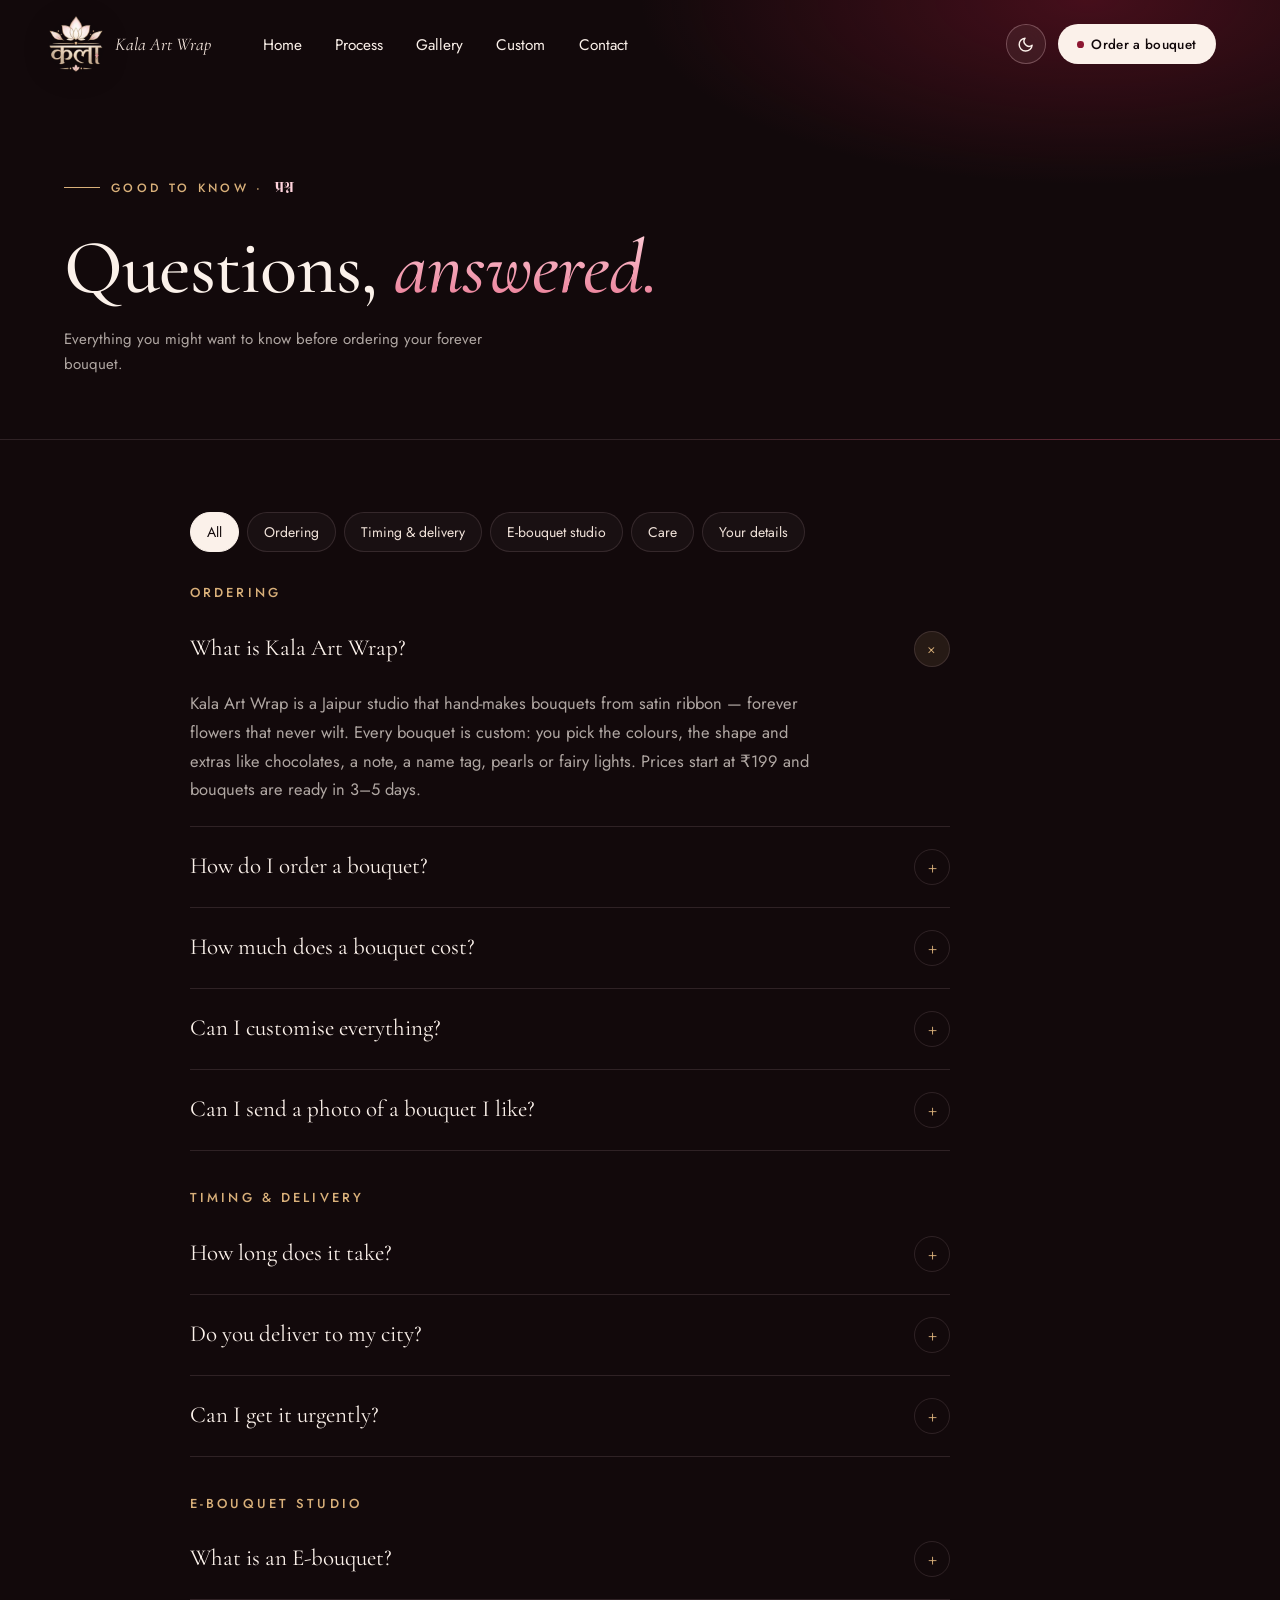
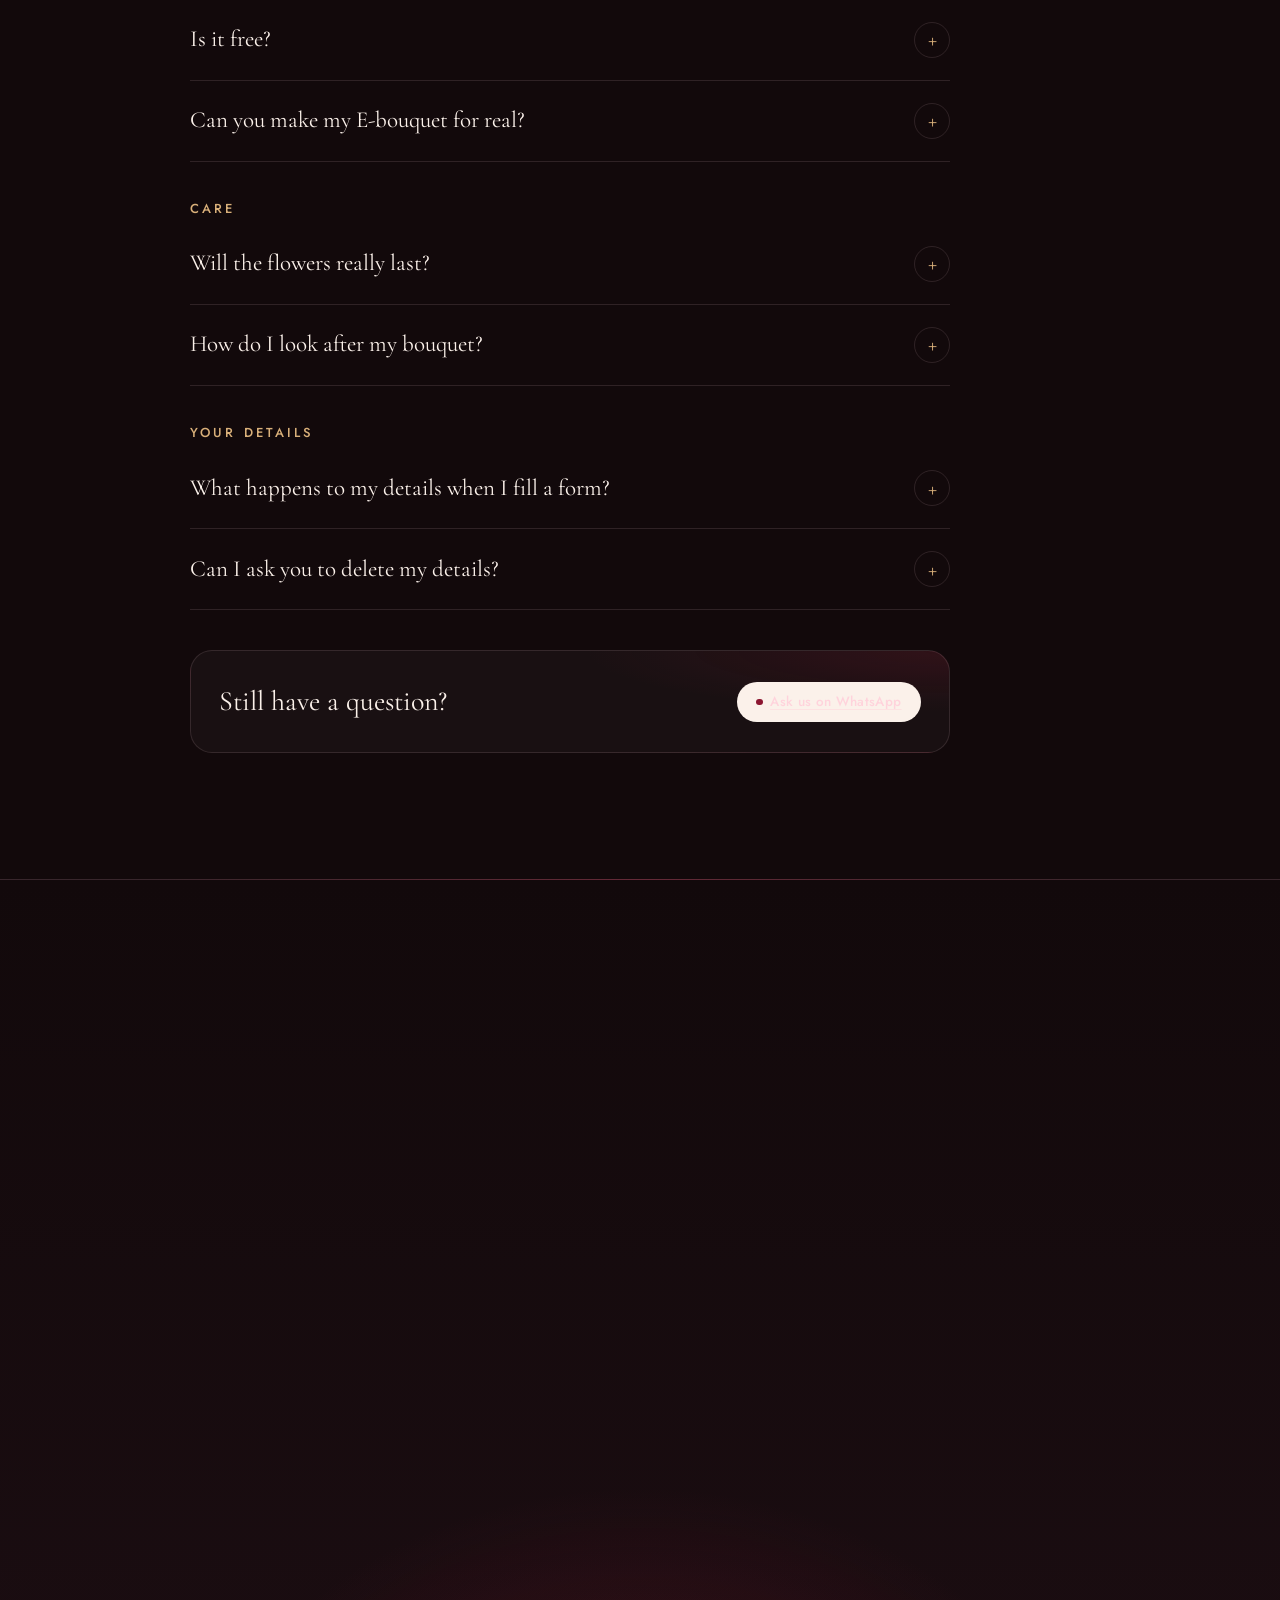
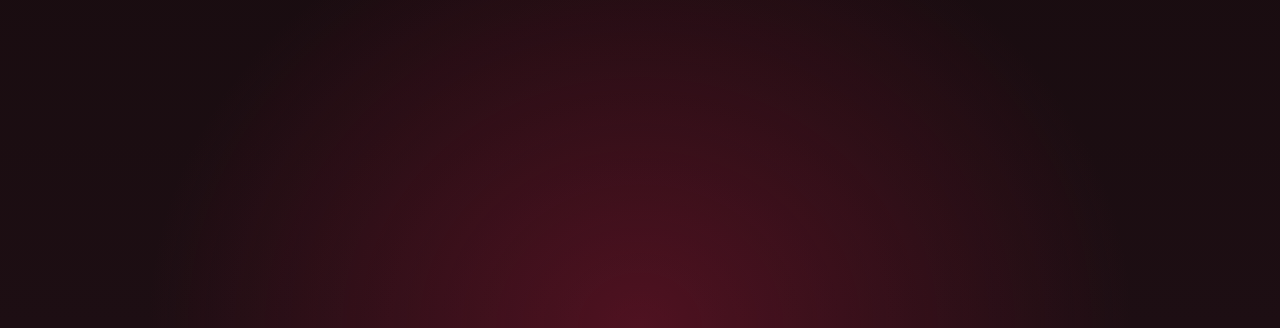
<file: faq.html>
<!doctype html>
<html lang="en">
<head>
  <meta charset="utf-8">
  <meta name="viewport" content="width=device-width, initial-scale=1, viewport-fit=cover">
  <meta name="theme-color" content="#12090b">
  <title>FAQs — Price, Delivery &amp; Care | Kala Art Wrap</title>
  <meta name="description" content="How much does a satin ribbon bouquet cost, how long it takes, delivery, customisation and care — answers from Kala Art Wrap, Jaipur.">
  <!-- SEO -->
  <link rel="canonical" href="https://kalaartwrap.insporaone.in/faq">
  <meta name="robots" content="index, follow, max-image-preview:large">
  <meta property="og:type" content="website">
  <meta property="og:site_name" content="Kala Art Wrap">
  <meta property="og:locale" content="en_IN">
  <meta property="og:url" content="https://kalaartwrap.insporaone.in/faq">
  <meta property="og:title" content="FAQs — Price, Delivery &amp; Care | Kala Art Wrap">
  <meta property="og:description" content="How much does a satin ribbon bouquet cost, how long it takes, delivery, customisation and care — answers from Kala Art Wrap, Jaipur.">
  <meta property="og:image" content="https://kalaartwrap.insporaone.in/assets/og-image.jpg">
  <meta property="og:image:width" content="1200">
  <meta property="og:image:height" content="630">
  <meta property="og:image:alt" content="Kala Art Wrap — forever flowers, wrapped in satin. Handmade in Jaipur.">
  <meta name="twitter:card" content="summary_large_image">
  <meta name="twitter:title" content="FAQs — Price, Delivery &amp; Care | Kala Art Wrap">
  <meta name="twitter:description" content="How much does a satin ribbon bouquet cost, how long it takes, delivery, customisation and care — answers from Kala Art Wrap, Jaipur.">
  <meta name="twitter:image" content="https://kalaartwrap.insporaone.in/assets/og-image.jpg">
  <meta name="geo.region" content="IN-RJ">
  <meta name="geo.placename" content="Jaipur">
  <link rel="apple-touch-icon" href="/assets/favicon.png">
  <script type="application/ld+json">{"@context":"https://schema.org","@graph":[{"@type":"BreadcrumbList","itemListElement":[{"@type":"ListItem","position":1,"name":"Home","item":"https://kalaartwrap.insporaone.in/"},{"@type":"ListItem","position":2,"name":"FAQs","item":"https://kalaartwrap.insporaone.in/faq"}]},{"@type":"FAQPage","mainEntity":[{"@type":"Question","name":"What is Kala Art Wrap?","acceptedAnswer":{"@type":"Answer","text":"Kala Art Wrap is a Jaipur studio that hand-makes bouquets from satin ribbon — forever flowers that never wilt. Every bouquet is custom: you pick the colours, the shape and extras like chocolates, a note, a name tag, pearls or fairy lights. Prices start at ₹199 and bouquets are ready in 3–5 days."}},{"@type":"Question","name":"How do I order a bouquet?","acceptedAnswer":{"@type":"Answer","text":"Message us on WhatsApp or Instagram, or send an enquiry on our contact page. Tell us the occasion, colours and budget — we'll suggest ideas and confirm the design and price with you."}},{"@type":"Question","name":"How much does a bouquet cost?","acceptedAnswer":{"@type":"Answer","text":"Our forever bouquets start at just ₹199. The final price depends on the size, number of flowers and any extras. Tell us your budget and we'll design around it."}},{"@type":"Question","name":"Can I customise everything?","acceptedAnswer":{"@type":"Answer","text":"Yes — ribbon colours, wrapping paper, the shape (round, heart, square box, cone or single stem) and little extras like chocolates, a handwritten note, a name tag, pearls or fairy lights."}},{"@type":"Question","name":"Can I send a photo of a bouquet I like?","acceptedAnswer":{"@type":"Answer","text":"Of course! Share it with us on WhatsApp or Instagram and we'll make one just for you."}},{"@type":"Question","name":"How long does it take?","acceptedAnswer":{"@type":"Answer","text":"Every bouquet is handmade to order, so it's usually ready in 3–5 days after you approve the design."}},{"@type":"Question","name":"Do you deliver to my city?","acceptedAnswer":{"@type":"Answer","text":"We're based in Jaipur. Message us with your city and we'll let you know the delivery options and any charges before you order."}},{"@type":"Question","name":"Can I get it urgently?","acceptedAnswer":{"@type":"Answer","text":"Sometimes! Ask us on WhatsApp — if we can make it in time, we'll tell you honestly."}},{"@type":"Question","name":"What is an E-bouquet?","acceptedAnswer":{"@type":"Answer","text":"A digital bouquet you design yourself in our E-bouquet studio — pick the shape, flowers, colours and extras, add a note, and download it as a picture."}},{"@type":"Question","name":"Is it free?","acceptedAnswer":{"@type":"Answer","text":"Yes, designing and downloading an E-bouquet is completely free."}},{"@type":"Question","name":"Can you make my E-bouquet for real?","acceptedAnswer":{"@type":"Answer","text":"Yes! Tap “Order this design” in the studio. We'll receive your design and make a handmade version — it may differ slightly from the illustration because every piece is made by hand."}},{"@type":"Question","name":"Will the flowers really last?","acceptedAnswer":{"@type":"Answer","text":"They're made from satin ribbon, so they don't wilt or fade like fresh flowers."}},{"@type":"Question","name":"How do I look after my bouquet?","acceptedAnswer":{"@type":"Answer","text":"Keep it away from water, direct sunlight and damp places, and dust it gently with a soft dry brush."}},{"@type":"Question","name":"What happens to my details when I fill a form?","acceptedAnswer":{"@type":"Answer","text":"We only use them to reply to your enquiry and make your order. We never sell them. Read our Privacy Policy for the full details."}},{"@type":"Question","name":"Can I ask you to delete my details?","acceptedAnswer":{"@type":"Answer","text":"Yes — just message us on WhatsApp or Instagram and we'll delete them."}}]}]}</script>
  <!-- /SEO -->
  <link rel="icon" type="image/png" href="assets/favicon.png">
  <script>/* Kala Art Wrap — light / dark theme.
   Load this synchronously in <head> so the saved theme applies before first paint. */
(function () {
  var KEY = 'kala-theme';
  var root = document.documentElement;
  var saved = null;
  try { saved = localStorage.getItem(KEY); } catch (e) {}
  var theme = saved === 'light' || saved === 'dark' ? saved : 'dark'; // brand default: dark
  root.setAttribute('data-theme', theme);

  function metaColor(t) {
    var m = document.querySelector('meta[name="theme-color"]');
    if (m) m.setAttribute('content', t === 'light' ? '#f7efe9' : '#12090b');
  }
  function syncButtons(t) {
    var btns = document.querySelectorAll('[data-theme-toggle]');
    for (var i = 0; i < btns.length; i++) {
      btns[i].setAttribute('aria-pressed', String(t === 'light'));
      btns[i].setAttribute('aria-label', t === 'light' ? 'Switch to dark theme' : 'Switch to light theme');
      btns[i].title = t === 'light' ? 'Dark theme' : 'Light theme';
    }
  }
  function set(t) {
    root.classList.add('theme-swap');
    root.setAttribute('data-theme', t);
    try { localStorage.setItem(KEY, t); } catch (e) {}
    metaColor(t);
    syncButtons(t);
    setTimeout(function () { root.classList.remove('theme-swap'); }, 450);
    window.dispatchEvent(new CustomEvent('kala:theme', { detail: t }));
  }
  window.KalaTheme = {
    get: function () { return root.getAttribute('data-theme'); },
    set: set,
    toggle: function () { set(root.getAttribute('data-theme') === 'light' ? 'dark' : 'light'); }
  };
  document.addEventListener('click', function (e) {
    var b = e.target.closest && e.target.closest('[data-theme-toggle]');
    if (b) { e.preventDefault(); window.KalaTheme.toggle(); }
  });
  document.addEventListener('DOMContentLoaded', function () { metaColor(theme); syncButtons(theme); });
})();</script>
  <link rel="preconnect" href="https://fonts.googleapis.com">
  <link rel="preconnect" href="https://fonts.gstatic.com" crossorigin>
  <link rel="preload" href="https://fonts.googleapis.com/css2?family=Rozha+One&family=Cormorant+Garamond:ital,wght@0,500;0,600;1,500&family=Jost:wght@400;500&display=swap" as="style" onload="this.onload=null;this.rel='stylesheet'"><noscript><link rel="stylesheet" href="https://fonts.googleapis.com/css2?family=Rozha+One&family=Cormorant+Garamond:ital,wght@0,500;0,600;1,500&family=Jost:wght@400;500&display=swap"></noscript>
  <style>/* Kala Art Wrap — theme tokens shared by every public page.
   Dark is the brand default; html[data-theme="light"] swaps the palette. */
:root, html[data-theme="dark"] {
  --fg-rgb: 251 241 234;     /* cream ink */
  --bg-rgb: 18 9 11;         /* wine-black surface */
  --line-rgb: 255 211 220;   /* blush hairlines */
  --gold-rgb: 217 176 122;
  --surface-2: #170b0e;
  --surface-3: #1d0e13;
  --card-a: #26121a;
  --card-b: #140a0d;
  --glow: rgba(140, 22, 49, .42);
  --shadow-rgb: 0 0 0;
  color-scheme: dark;
}

html[data-theme="light"] {
  --surface: #f7efe9;
  --surface-2: #f3e7e0;
  --surface-3: #efe0d8;
  --card-a: #fffaf7;
  --card-b: #f5e9e3;
  --ink: #2b1318;
  --ink-soft: #4a2a31;
  --ink-mute: rgba(43, 19, 24, .68);
  --blush: #b8325a;
  --rose: #d04a70;
  --wine: #8c1631;
  --gold: #9a6c33;
  --gold-soft: #86592a;
  --line: rgba(140, 22, 49, .14);
  --fg-rgb: 43 19 24;
  --bg-rgb: 247 239 233;
  --line-rgb: 140 22 49;
  --gold-rgb: 154 108 51;
  --glow: rgba(232, 113, 141, .28);
  --shadow-rgb: 90 30 45;
  color-scheme: light;
}

/* smooth cross-fade only while switching */
html.theme-swap, html.theme-swap *, html.theme-swap *::before, html.theme-swap *::after {
  transition: background-color .4s ease, color .4s ease, border-color .4s ease, fill .4s ease, stroke .4s ease !important;
}

/* ---------- header placement (flex headers) + mobile floating toggle ---------- */
.head-end { margin-left: auto; display: flex; align-items: center; gap: 12px; }
.head-end .pill { margin-left: 0 !important; }
.m-theme { display: none !important; }
@media (max-width: 900px), (max-aspect-ratio: 4 / 5) {
  .site-head .theme-toggle, .hero-theme { display: none !important; }
  .m-theme {
    display: grid !important;
    position: fixed !important;
    z-index: 52;
    top: max(16px, env(safe-area-inset-top));
    right: 74px;
    width: 48px !important;
    height: 48px !important;
    box-shadow: 0 8px 24px -8px rgba(0, 0, 0, .45);
  }
}

/* ---------- shared light-theme touches ---------- */
html[data-theme="light"] .display em { background-image: linear-gradient(180deg, #d04a70, #8c1631); }
html[data-theme="light"] .brand img { filter: brightness(.62) saturate(1.5) drop-shadow(0 6px 16px rgba(140, 22, 49, .2)); }

/* ---------- toggle button ---------- */
.theme-toggle {
  position: relative;
  flex: none;
  width: clamp(36px, 4.4dvh, 48px);
  height: clamp(36px, 4.4dvh, 48px);
  display: inline-grid;
  place-items: center;
  padding: 0;
  border-radius: 50%;
  border: 1px solid rgb(var(--line-rgb) / .28);
  background: rgb(var(--fg-rgb) / .06);
  color: var(--ink);
  cursor: pointer;
  overflow: hidden;
  -webkit-backdrop-filter: blur(10px);
  backdrop-filter: blur(10px);
  transition: transform .4s cubic-bezier(.25, .8, .28, 1), background-color .3s, border-color .3s;
}
.theme-toggle:hover { transform: rotate(-12deg) scale(1.05); background: rgb(var(--fg-rgb) / .12); }
.theme-toggle:focus-visible { outline: 2px solid var(--gold); outline-offset: 3px; }
.theme-toggle svg {
  position: absolute;
  width: 46%;
  height: 46%;
  fill: none;
  stroke: currentColor;
  stroke-width: 2;
  stroke-linecap: round;
  stroke-linejoin: round;
  transition: transform .55s cubic-bezier(.16, 1, .3, 1), opacity .35s;
}
.theme-toggle .i-sun { transform: translateY(120%) rotate(90deg); opacity: 0; }
.theme-toggle .i-moon { transform: none; opacity: 1; }
html[data-theme="light"] .theme-toggle .i-sun { transform: none; opacity: 1; }
html[data-theme="light"] .theme-toggle .i-moon { transform: translateY(-120%) rotate(-90deg); opacity: 0; }</style>
  <link rel="preload" href="assets/footer.css" as="style" onload="this.onload=null;this.rel='stylesheet'"><noscript><link rel="stylesheet" href="assets/footer.css"></noscript>
  <link rel="stylesheet" href="assets/doc.css">
</head>
<body id="top">
  <header class="site-head">
    <a class="brand" href="/" aria-label="Kala Art Wrap — home">
      <img src="assets/logo.webp" srcset="assets/logo-160.webp 160w, assets/logo.webp 360w" sizes="150px" alt="कला logo" width="640" height="676">
      <span>Kala Art Wrap</span>
    </a>
    <ul class="nav">
      <li><a href="/">Home</a></li>
      <li><a href="/#process">Process</a></li>
      <li><a href="/gallery">Gallery</a></li>
      <li><a href="/custom">Custom</a></li>
      <li><a href="/contact">Contact</a></li>
    </ul>
    <div class="head-end">
      <button class="theme-toggle" type="button" data-theme-toggle aria-label="Switch theme"><svg class="i-moon" viewBox="0 0 24 24"><path d="M21 12.8A9 9 0 1 1 11.2 3a7 7 0 0 0 9.8 9.8Z"/></svg><svg class="i-sun" viewBox="0 0 24 24"><circle cx="12" cy="12" r="4"/><path d="M12 2v2M12 20v2M4.9 4.9l1.4 1.4M17.7 17.7l1.4 1.4M2 12h2M20 12h2M4.9 19.1l1.4-1.4M17.7 6.3l1.4-1.4"/></svg></button>
      <a class="pill" href="/contact"><i aria-hidden="true"></i>Order a bouquet</a>
    </div>
  </header>

  <button class="theme-toggle m-theme" type="button" data-theme-toggle aria-label="Switch theme"><svg class="i-moon" viewBox="0 0 24 24"><path d="M21 12.8A9 9 0 1 1 11.2 3a7 7 0 0 0 9.8 9.8Z"/></svg><svg class="i-sun" viewBox="0 0 24 24"><circle cx="12" cy="12" r="4"/><path d="M12 2v2M12 20v2M4.9 4.9l1.4 1.4M17.7 17.7l1.4 1.4M2 12h2M20 12h2M4.9 19.1l1.4-1.4M17.7 6.3l1.4-1.4"/></svg></button>
  <button class="menu-scrim" type="button" tabindex="-1" aria-hidden="true"></button>
  <div class="menu-sheet" id="menu-sheet" role="dialog" aria-modal="true" aria-label="Menu" inert>
    <ul>
      <li><a href="/">Home <small>01</small></a></li>
      <li><a href="/#process">Process <small>02</small></a></li>
      <li><a href="/gallery">Gallery <small>03</small></a></li>
      <li><a href="/custom">Custom <small>04</small></a></li>
      <li><a href="/contact">Contact <small>05</small></a></li>
    </ul>
    <a class="sheet-cta" href="https://wa.me/919024327497" target="_blank" rel="noopener">Chat on WhatsApp</a>
  </div>
  <button class="burger" type="button" aria-label="Open menu" aria-expanded="false" aria-controls="menu-sheet"><span></span><span></span></button>

  <main>
    <section class="doc-hero">
      <div class="doc-hero__inner">
        <p class="eyebrow">Good to know · <span class="deva">प्रश्न</span></p>
        <h1 class="display">Questions, <em>answered.</em></h1>
        <p class="lede">Everything you might want to know before ordering your forever bouquet.</p>
        
      </div>
    </section>
    <section class="doc">
      <div class="doc__grid doc__grid--single">
        
        <article class="prose">
          <div class="faq-cats" role="group" aria-label="Filter questions">
            <button data-cat-btn="all" aria-pressed="true">All</button>
            <button data-cat-btn="order" aria-pressed="false">Ordering</button>
            <button data-cat-btn="delivery" aria-pressed="false">Timing & delivery</button>
            <button data-cat-btn="ebouquet" aria-pressed="false">E-bouquet studio</button>
            <button data-cat-btn="care" aria-pressed="false">Care</button>
            <button data-cat-btn="privacy" aria-pressed="false">Your details</button>
          </div>
          <div class="faq-group" data-cat="order">
            <h2>Ordering</h2>
            <details open><summary>What is Kala Art Wrap?<i aria-hidden="true">+</i></summary><p>Kala Art Wrap is a Jaipur studio that hand-makes bouquets from satin ribbon — forever flowers that never wilt. Every bouquet is custom: you pick the colours, the shape and extras like chocolates, a note, a name tag, pearls or fairy lights. Prices start at ₹199 and bouquets are ready in 3–5 days.</p></details>
            <details><summary>How do I order a bouquet?<i aria-hidden="true">+</i></summary><p>Message us on <a href="https://wa.me/919024327497">WhatsApp</a> or Instagram, or send an enquiry on our <a href="/contact">contact page</a>. Tell us the occasion, colours and budget — we'll suggest ideas and confirm the design and price with you.</p></details>
            <details><summary>How much does a bouquet cost?<i aria-hidden="true">+</i></summary><p>Our forever bouquets start at just ₹199. The final price depends on the size, number of flowers and any extras. Tell us your budget and we'll design around it.</p></details>
            <details><summary>Can I customise everything?<i aria-hidden="true">+</i></summary><p>Yes — ribbon colours, wrapping paper, the shape (round, heart, square box, cone or single stem) and little extras like chocolates, a handwritten note, a name tag, pearls or fairy lights.</p></details>
            <details><summary>Can I send a photo of a bouquet I like?<i aria-hidden="true">+</i></summary><p>Of course! Share it with us on WhatsApp or Instagram and we'll make one just for you.</p></details>
          </div>
          <div class="faq-group" data-cat="delivery">
            <h2>Timing & delivery</h2>
            <details><summary>How long does it take?<i aria-hidden="true">+</i></summary><p>Every bouquet is handmade to order, so it's usually ready in 3–5 days after you approve the design.</p></details>
            <details><summary>Do you deliver to my city?<i aria-hidden="true">+</i></summary><p>We're based in Jaipur. Message us with your city and we'll let you know the delivery options and any charges before you order.</p></details>
            <details><summary>Can I get it urgently?<i aria-hidden="true">+</i></summary><p>Sometimes! Ask us on WhatsApp — if we can make it in time, we'll tell you honestly.</p></details>
          </div>
          <div class="faq-group" data-cat="ebouquet">
            <h2>E-bouquet studio</h2>
            <details><summary>What is an E-bouquet?<i aria-hidden="true">+</i></summary><p>A digital bouquet you design yourself in our <a href="/custom">E-bouquet studio</a> — pick the shape, flowers, colours and extras, add a note, and download it as a picture.</p></details>
            <details><summary>Is it free?<i aria-hidden="true">+</i></summary><p>Yes, designing and downloading an E-bouquet is completely free.</p></details>
            <details><summary>Can you make my E-bouquet for real?<i aria-hidden="true">+</i></summary><p>Yes! Tap “Order this design” in the studio. We'll receive your design and make a handmade version — it may differ slightly from the illustration because every piece is made by hand.</p></details>
          </div>
          <div class="faq-group" data-cat="care">
            <h2>Care</h2>
            <details><summary>Will the flowers really last?<i aria-hidden="true">+</i></summary><p>They're made from satin ribbon, so they don't wilt or fade like fresh flowers.</p></details>
            <details><summary>How do I look after my bouquet?<i aria-hidden="true">+</i></summary><p>Keep it away from water, direct sunlight and damp places, and dust it gently with a soft dry brush.</p></details>
          </div>
          <div class="faq-group" data-cat="privacy">
            <h2>Your details</h2>
            <details><summary>What happens to my details when I fill a form?<i aria-hidden="true">+</i></summary><p>We only use them to reply to your enquiry and make your order. We never sell them. Read our <a href="/privacy">Privacy Policy</a> for the full details.</p></details>
            <details><summary>Can I ask you to delete my details?<i aria-hidden="true">+</i></summary><p>Yes — just message us on WhatsApp or Instagram and we'll delete them.</p></details>
          </div>
          <div class="doc-cta">
            <p>Still have a question?</p>
            <a class="pill" href="https://wa.me/919024327497" target="_blank" rel="noopener"><i aria-hidden="true"></i>Ask us on WhatsApp</a>
          </div>
        </article>
      </div>
    </section>
  </main>

  <footer class="site-footer" id="contact">
    <div class="sf-cta">
      <div>
        <p class="sf-eyebrow">Let's make it forever</p>
        <h2>Someone special in mind? <em>Let's wrap their story.</em></h2>
      </div>
      <div class="sf-cta__side">
        <p>Tell us the occasion, the colours and your budget — we'll design a bouquet that never fades. Starting at ₹199, ready in 3–5 days.</p>
        <div class="sf-btns">
          <a class="sf-btn sf-btn--solid" href="https://wa.me/919024327497?text=Hi%20Kala%20Art%20Wrap!%20I%27d%20like%20to%20order%20a%20forever%20bouquet." target="_blank" rel="noopener">
            <svg viewBox="0 0 24 24" aria-hidden="true"><path d="M12 2a10 10 0 0 0-8.6 15.1L2 22l5-1.3A10 10 0 1 0 12 2Zm0 18.2a8.2 8.2 0 0 1-4.2-1.2l-.3-.2-3 .8.8-2.9-.2-.3A8.2 8.2 0 1 1 12 20.2Zm4.5-6.1c-.2-.1-1.5-.7-1.7-.8-.2-.1-.4-.1-.6.1l-.8 1c-.1.2-.3.2-.5.1a6.7 6.7 0 0 1-3.3-2.9c-.3-.4.2-.4.7-1.3.1-.2 0-.3 0-.4l-.8-1.8c-.2-.5-.4-.4-.6-.4h-.5a1 1 0 0 0-.7.3 3 3 0 0 0-.9 2.2 5.2 5.2 0 0 0 1.1 2.7 11.8 11.8 0 0 0 4.5 4c1.7.7 2.3.8 3.2.6a2.7 2.7 0 0 0 1.7-1.2 2.2 2.2 0 0 0 .2-1.2c-.1-.1-.3-.2-.5-.3Z"/></svg>
            Chat on WhatsApp
          </a>
          <a class="sf-btn sf-btn--ghost" href="/contact">Send an enquiry →</a>
        </div>
      </div>
    </div>

    <div class="sf-grid">
      <div class="sf-brand">
        <img src="assets/logo.webp" srcset="assets/logo-160.webp 160w, assets/logo.webp 360w" sizes="150px" alt="कला — Kala Art Wrap" width="640" height="676" loading="lazy">
        <p>Handmade satin ribbon bouquets that never fade — folded petal by petal in Jaipur, for the moments you want to keep forever.</p>
        <div class="sf-social">
          <a href="https://www.instagram.com/kala_art_wrap/" target="_blank" rel="noopener" aria-label="Instagram">
            <svg viewBox="0 0 24 24" aria-hidden="true"><path d="M12 7.3A4.7 4.7 0 1 0 16.7 12 4.7 4.7 0 0 0 12 7.3Zm0 7.8A3.1 3.1 0 1 1 15.1 12 3.1 3.1 0 0 1 12 15.1Zm6-8a1.1 1.1 0 1 1-1.1-1.1A1.1 1.1 0 0 1 18 7.1ZM21.1 8.2a5.4 5.4 0 0 0-1.5-3.8 5.4 5.4 0 0 0-3.8-1.5C14.3 2.8 9.7 2.8 8.2 2.9a5.4 5.4 0 0 0-3.8 1.5 5.4 5.4 0 0 0-1.5 3.8c-.1 1.5-.1 6.1 0 7.6a5.4 5.4 0 0 0 1.5 3.8 5.4 5.4 0 0 0 3.8 1.5c1.5.1 6.1.1 7.6 0a5.4 5.4 0 0 0 3.8-1.5 5.4 5.4 0 0 0 1.5-3.8c.1-1.5.1-6.1 0-7.6Zm-2 9.2a3.1 3.1 0 0 1-1.8 1.8c-1.2.5-4.1.4-5.3.4s-4.1.1-5.3-.4a3.1 3.1 0 0 1-1.8-1.8c-.5-1.2-.4-4.1-.4-5.4s-.1-4.1.4-5.3a3.1 3.1 0 0 1 1.8-1.8c1.2-.5 4.1-.4 5.3-.4s4.1-.1 5.3.4a3.1 3.1 0 0 1 1.8 1.8c.5 1.2.4 4.1.4 5.3s.1 4.2-.4 5.4Z"/></svg>
          </a>
          <a href="https://wa.me/919024327497" target="_blank" rel="noopener" aria-label="WhatsApp">
            <svg viewBox="0 0 24 24" aria-hidden="true"><path d="M12 2a10 10 0 0 0-8.6 15.1L2 22l5-1.3A10 10 0 1 0 12 2Zm0 18.2a8.2 8.2 0 0 1-4.2-1.2l-.3-.2-3 .8.8-2.9-.2-.3A8.2 8.2 0 1 1 12 20.2Zm4.5-6.1c-.2-.1-1.5-.7-1.7-.8-.2-.1-.4-.1-.6.1l-.8 1c-.1.2-.3.2-.5.1a6.7 6.7 0 0 1-3.3-2.9c-.3-.4.2-.4.7-1.3.1-.2 0-.3 0-.4l-.8-1.8c-.2-.5-.4-.4-.6-.4h-.5a1 1 0 0 0-.7.3 3 3 0 0 0-.9 2.2 5.2 5.2 0 0 0 1.1 2.7 11.8 11.8 0 0 0 4.5 4c1.7.7 2.3.8 3.2.6a2.7 2.7 0 0 0 1.7-1.2 2.2 2.2 0 0 0 .2-1.2c-.1-.1-.3-.2-.5-.3Z"/></svg>
          </a>
          <a href="tel:+919024327497" aria-label="Call">
            <svg viewBox="0 0 24 24" aria-hidden="true"><path d="M20 15.5c-1.2 0-2.4-.2-3.6-.6a1 1 0 0 0-1 .2l-2.2 2.2a15 15 0 0 1-6.6-6.6l2.2-2.2a1 1 0 0 0 .3-1A11.4 11.4 0 0 1 8.5 4a1 1 0 0 0-1-1H4a1 1 0 0 0-1 1 17 17 0 0 0 17 17 1 1 0 0 0 1-1v-3.5a1 1 0 0 0-1-1Z"/></svg>
          </a>
        </div>
      </div>
      <nav class="sf-col" aria-label="Explore">
        <h3>Explore</h3>
        <ul>
          <li><a href="/">Home</a></li>
          <li><a href="/#process">How it's made</a></li>
          <li><a href="/gallery">Gallery</a></li>
          <li><a href="/custom">Design an E-bouquet</a></li>
          <li><a href="/contact">Contact</a></li>
          <li><a href="/faq">FAQs</a></li>
        </ul>
      </nav>
      <nav class="sf-col" aria-label="Occasions">
        <h3>Occasions</h3>
        <ul>
          <li><a href="/contact?occasion=Birthday">Birthday</a></li>
          <li><a href="/contact?occasion=Anniversary">Anniversary</a></li>
          <li><a href="/contact?occasion=Proposal">Proposal</a></li>
          <li><a href="/contact?occasion=Just%20because">Just because</a></li>
        </ul>
      </nav>
      <div class="sf-col">
        <h3>Say hello</h3>
        <ul>
          <li><a href="https://wa.me/919024327497" target="_blank" rel="noopener">+91 90243 27497</a><small>WhatsApp &amp; calls</small></li>
          <li><a href="https://www.instagram.com/kala_art_wrap/" target="_blank" rel="noopener">@kala_art_wrap</a><small>DMs open</small></li>
          <li><span>Jaipur, Rajasthan</span><small>Delivered in 3–5 days</small></li>
        </ul>
      </div>
    </div>

    <div class="sf-word" aria-hidden="true">कला</div>

    <div class="sf-bottom">
      <span>© 2026 Kala Art Wrap · All rights reserved by Vijay Sharma / Insporaone · Handmade with love in Jaipur</span>
      <nav class="sf-legal" aria-label="Legal">
        <a href="/privacy">Privacy Policy</a>
        <a href="/terms">Terms &amp; Conditions</a>
        <a href="/faq">FAQs</a>
        <a class="sf-lock" href="/crm" rel="nofollow" aria-label="Staff login" title="Staff login"><svg viewBox="0 0 24 24" aria-hidden="true"><rect x="4" y="11" width="16" height="10" rx="2"/><path d="M8 11V7a4 4 0 0 1 8 0v4"/></svg></a>
      </nav>
      <a class="sf-top" href="#top">Back to top <i aria-hidden="true">↑</i></a>
    </div>
  </footer>

  <script>
  (() => {
    const burger = document.querySelector('.burger'), sheet = document.getElementById('menu-sheet'), scrim = document.querySelector('.menu-scrim');
    let open = false;
    const set = v => { open = v; document.body.classList.toggle('menu-open', v); burger.setAttribute('aria-expanded', String(v)); if (v) sheet.removeAttribute('inert'); else sheet.setAttribute('inert', ''); };
    burger.addEventListener('click', () => set(!open));
    scrim.addEventListener('click', () => set(false));
    document.addEventListener('keydown', e => { if (open && e.key === 'Escape') set(false); });
    // highlight the current section in the table of contents
    const links = [...document.querySelectorAll('.toc a')];
    if (links.length && 'IntersectionObserver' in window) {
      const io = new IntersectionObserver(es => es.forEach(e => {
        if (e.isIntersecting) links.forEach(a => a.classList.toggle('on', a.getAttribute('href') === '#' + e.target.id));
      }), { rootMargin: '-30% 0px -60% 0px' });
      links.forEach(a => { const t = document.querySelector(a.getAttribute('href')); if (t) io.observe(t); });
    }
    // FAQ category filter
    const tabs = [...document.querySelectorAll('[data-cat-btn]')];
    tabs.forEach(b => b.addEventListener('click', () => {
      tabs.forEach(x => x.setAttribute('aria-pressed', String(x === b)));
      document.querySelectorAll('[data-cat]').forEach(g => { g.hidden = b.dataset.catBtn !== 'all' && g.dataset.cat !== b.dataset.catBtn; });
    }));
  })();
  </script>
</body>
</html>
</file>
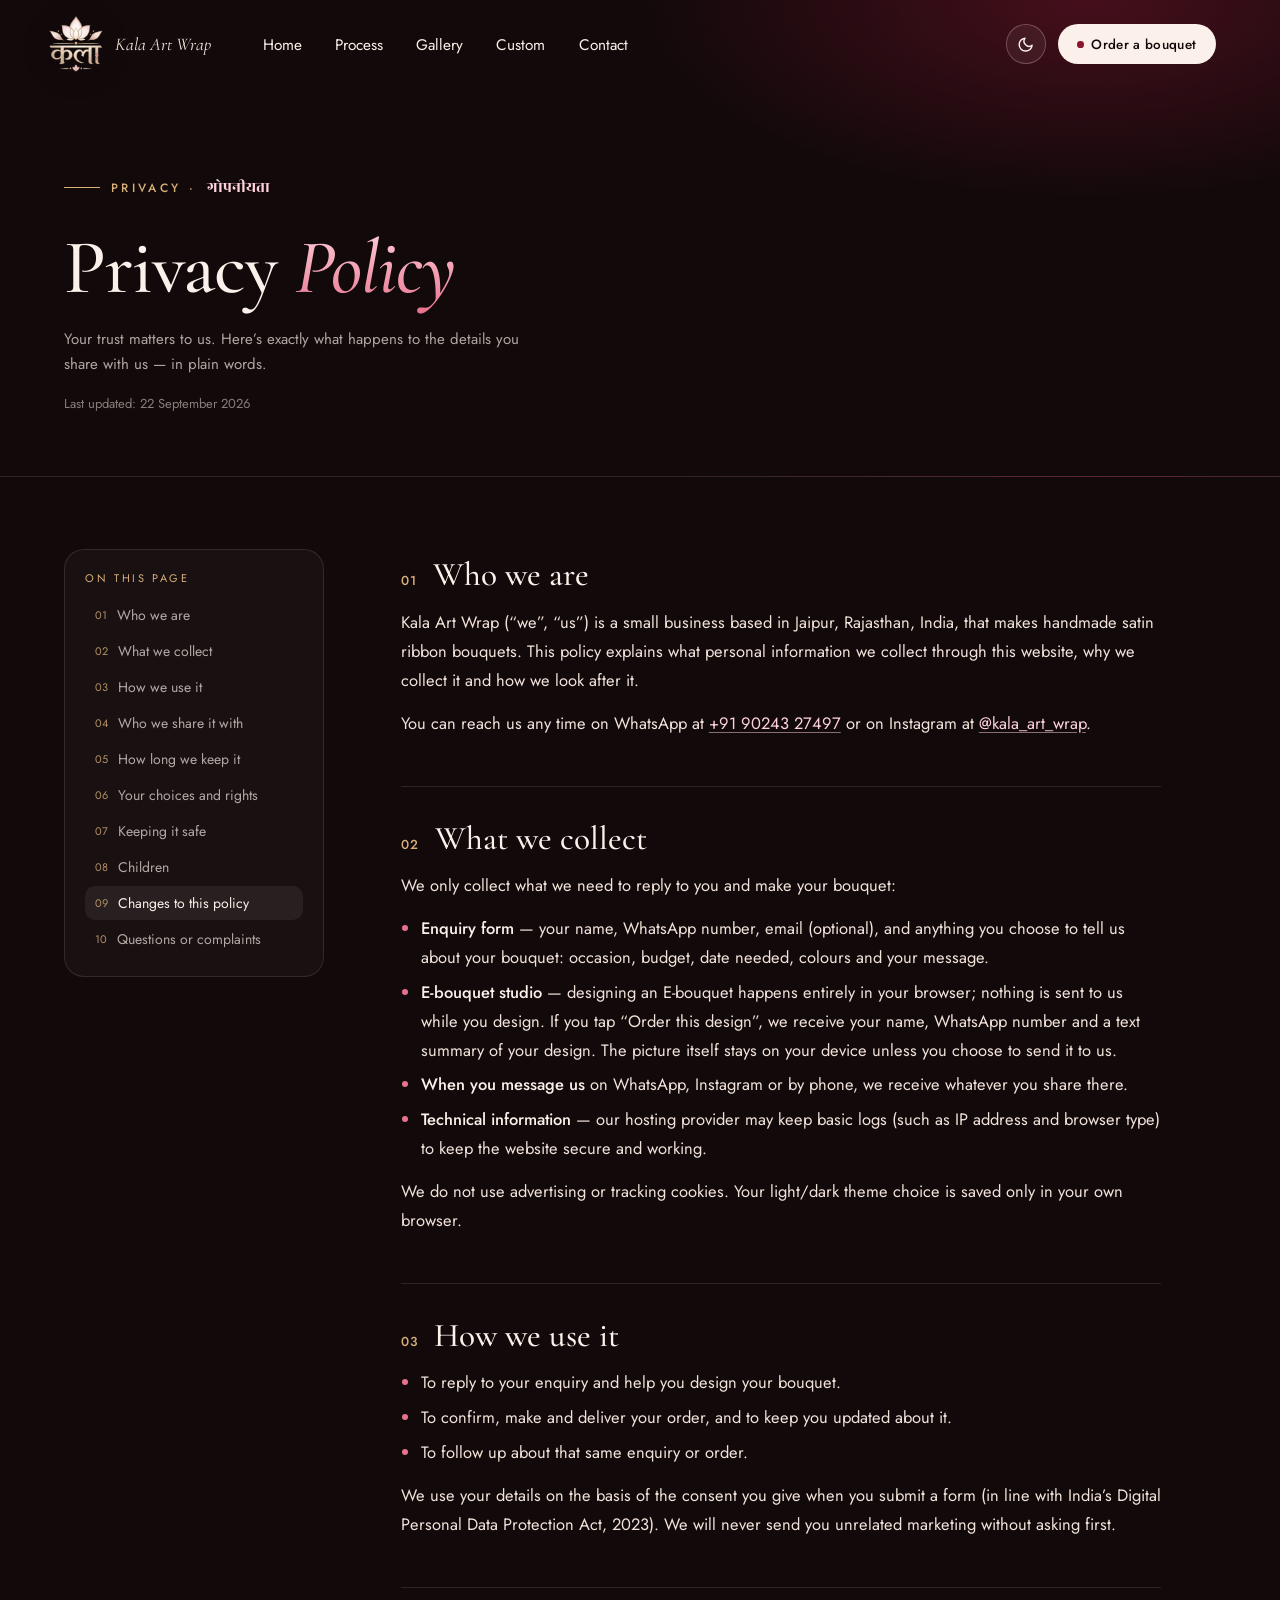
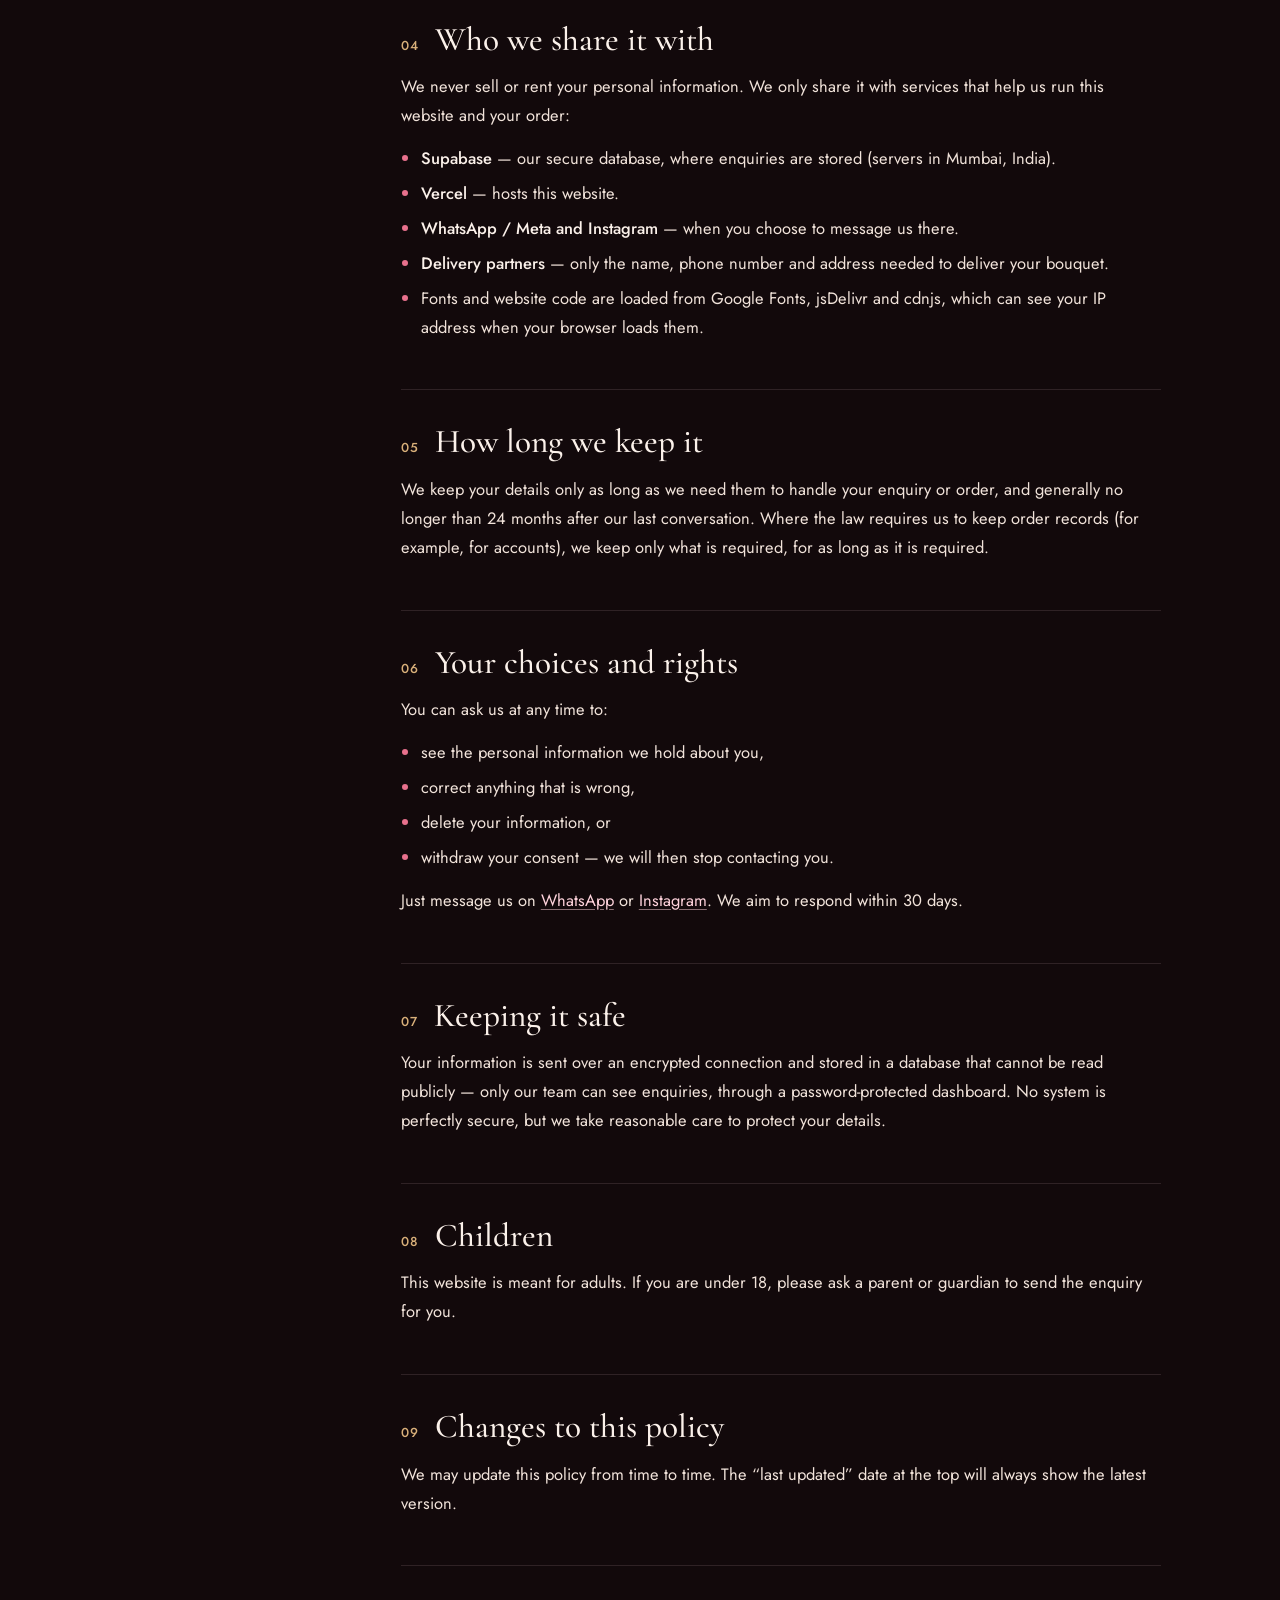
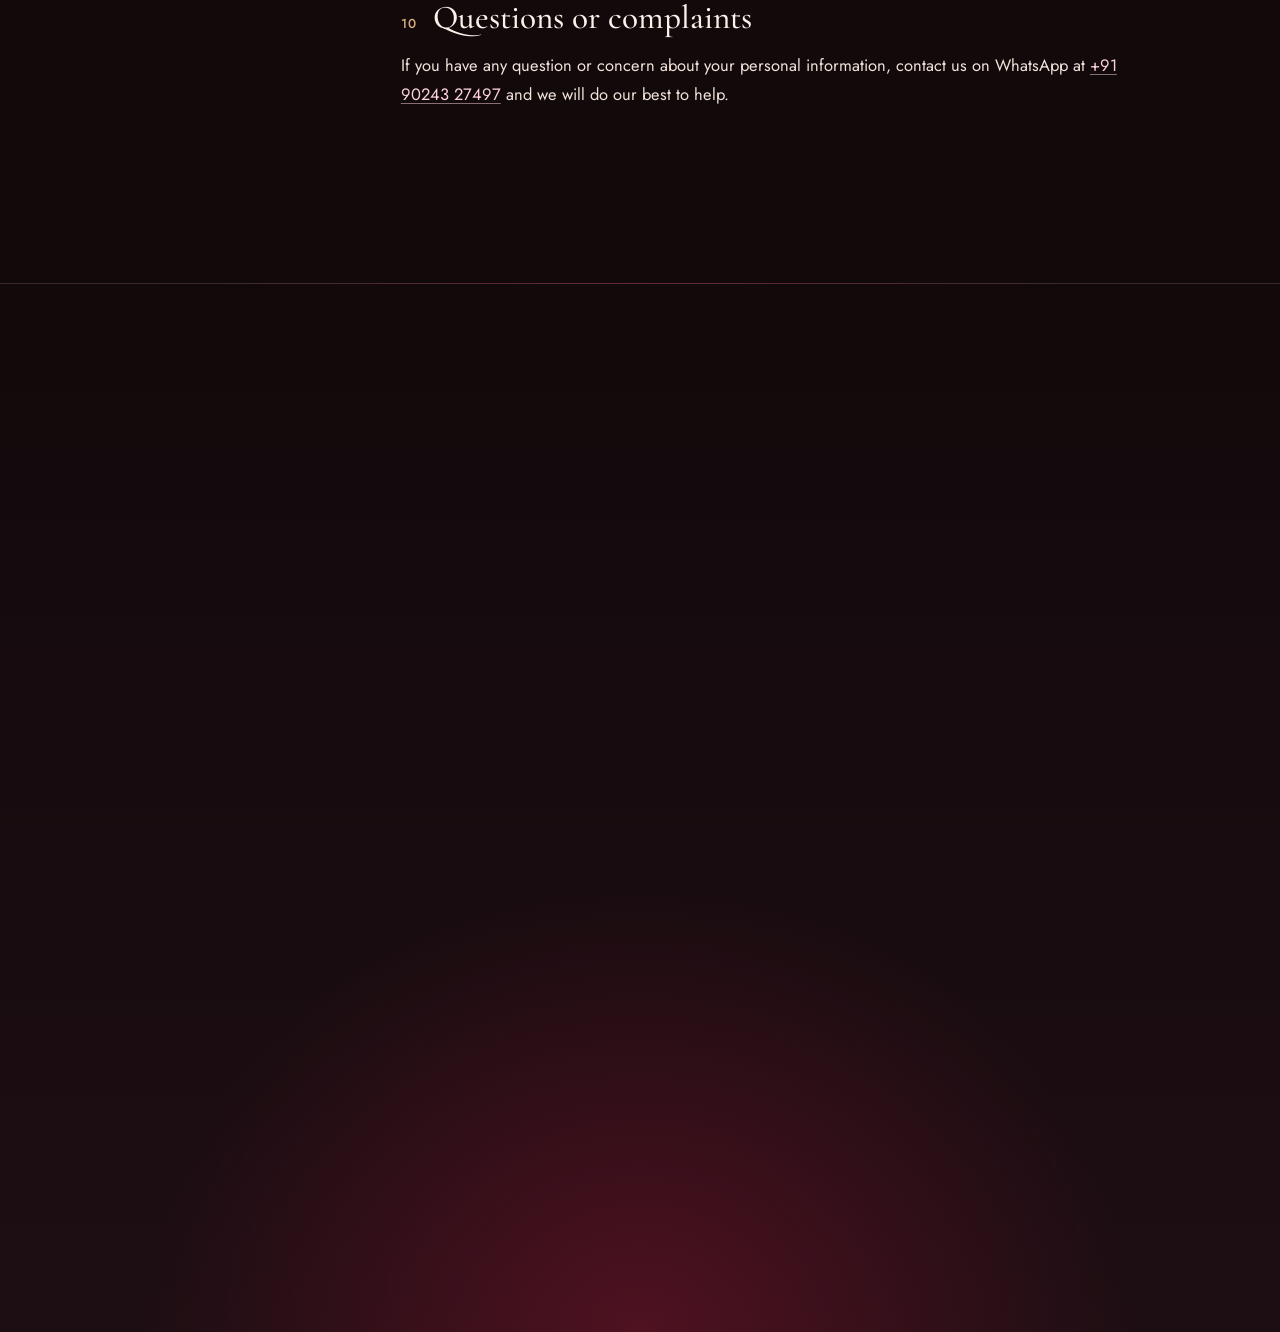
<file: privacy.html>
<!doctype html>
<html lang="en">
<head>
  <meta charset="utf-8">
  <meta name="viewport" content="width=device-width, initial-scale=1, viewport-fit=cover">
  <meta name="theme-color" content="#12090b">
  <title>Privacy Policy | Kala Art Wrap</title>
  <meta name="description" content="How Kala Art Wrap collects, uses and protects your personal information, and how to access or delete it.">
  <!-- SEO -->
  <link rel="canonical" href="https://kalaartwrap.insporaone.in/privacy">
  <meta name="robots" content="index, follow, max-image-preview:large">
  <meta property="og:type" content="website">
  <meta property="og:site_name" content="Kala Art Wrap">
  <meta property="og:locale" content="en_IN">
  <meta property="og:url" content="https://kalaartwrap.insporaone.in/privacy">
  <meta property="og:title" content="Privacy Policy | Kala Art Wrap">
  <meta property="og:description" content="How Kala Art Wrap collects, uses and protects your personal information, and how to access or delete it.">
  <meta property="og:image" content="https://kalaartwrap.insporaone.in/assets/og-image.jpg">
  <meta property="og:image:width" content="1200">
  <meta property="og:image:height" content="630">
  <meta property="og:image:alt" content="Kala Art Wrap — forever flowers, wrapped in satin. Handmade in Jaipur.">
  <meta name="twitter:card" content="summary_large_image">
  <meta name="twitter:title" content="Privacy Policy | Kala Art Wrap">
  <meta name="twitter:description" content="How Kala Art Wrap collects, uses and protects your personal information, and how to access or delete it.">
  <meta name="twitter:image" content="https://kalaartwrap.insporaone.in/assets/og-image.jpg">
  <meta name="geo.region" content="IN-RJ">
  <meta name="geo.placename" content="Jaipur">
  <link rel="apple-touch-icon" href="/assets/favicon.png">
  <script type="application/ld+json">{"@context":"https://schema.org","@graph":[{"@type":"BreadcrumbList","itemListElement":[{"@type":"ListItem","position":1,"name":"Home","item":"https://kalaartwrap.insporaone.in/"},{"@type":"ListItem","position":2,"name":"Privacy Policy","item":"https://kalaartwrap.insporaone.in/privacy"}]}]}</script>
  <!-- /SEO -->
  <link rel="icon" type="image/png" href="assets/favicon.png">
  <script>/* Kala Art Wrap — light / dark theme.
   Load this synchronously in <head> so the saved theme applies before first paint. */
(function () {
  var KEY = 'kala-theme';
  var root = document.documentElement;
  var saved = null;
  try { saved = localStorage.getItem(KEY); } catch (e) {}
  var theme = saved === 'light' || saved === 'dark' ? saved : 'dark'; // brand default: dark
  root.setAttribute('data-theme', theme);

  function metaColor(t) {
    var m = document.querySelector('meta[name="theme-color"]');
    if (m) m.setAttribute('content', t === 'light' ? '#f7efe9' : '#12090b');
  }
  function syncButtons(t) {
    var btns = document.querySelectorAll('[data-theme-toggle]');
    for (var i = 0; i < btns.length; i++) {
      btns[i].setAttribute('aria-pressed', String(t === 'light'));
      btns[i].setAttribute('aria-label', t === 'light' ? 'Switch to dark theme' : 'Switch to light theme');
      btns[i].title = t === 'light' ? 'Dark theme' : 'Light theme';
    }
  }
  function set(t) {
    root.classList.add('theme-swap');
    root.setAttribute('data-theme', t);
    try { localStorage.setItem(KEY, t); } catch (e) {}
    metaColor(t);
    syncButtons(t);
    setTimeout(function () { root.classList.remove('theme-swap'); }, 450);
    window.dispatchEvent(new CustomEvent('kala:theme', { detail: t }));
  }
  window.KalaTheme = {
    get: function () { return root.getAttribute('data-theme'); },
    set: set,
    toggle: function () { set(root.getAttribute('data-theme') === 'light' ? 'dark' : 'light'); }
  };
  document.addEventListener('click', function (e) {
    var b = e.target.closest && e.target.closest('[data-theme-toggle]');
    if (b) { e.preventDefault(); window.KalaTheme.toggle(); }
  });
  document.addEventListener('DOMContentLoaded', function () { metaColor(theme); syncButtons(theme); });
})();</script>
  <link rel="preconnect" href="https://fonts.googleapis.com">
  <link rel="preconnect" href="https://fonts.gstatic.com" crossorigin>
  <link rel="preload" href="https://fonts.googleapis.com/css2?family=Rozha+One&family=Cormorant+Garamond:ital,wght@0,500;0,600;1,500&family=Jost:wght@400;500&display=swap" as="style" onload="this.onload=null;this.rel='stylesheet'"><noscript><link rel="stylesheet" href="https://fonts.googleapis.com/css2?family=Rozha+One&family=Cormorant+Garamond:ital,wght@0,500;0,600;1,500&family=Jost:wght@400;500&display=swap"></noscript>
  <style>/* Kala Art Wrap — theme tokens shared by every public page.
   Dark is the brand default; html[data-theme="light"] swaps the palette. */
:root, html[data-theme="dark"] {
  --fg-rgb: 251 241 234;     /* cream ink */
  --bg-rgb: 18 9 11;         /* wine-black surface */
  --line-rgb: 255 211 220;   /* blush hairlines */
  --gold-rgb: 217 176 122;
  --surface-2: #170b0e;
  --surface-3: #1d0e13;
  --card-a: #26121a;
  --card-b: #140a0d;
  --glow: rgba(140, 22, 49, .42);
  --shadow-rgb: 0 0 0;
  color-scheme: dark;
}

html[data-theme="light"] {
  --surface: #f7efe9;
  --surface-2: #f3e7e0;
  --surface-3: #efe0d8;
  --card-a: #fffaf7;
  --card-b: #f5e9e3;
  --ink: #2b1318;
  --ink-soft: #4a2a31;
  --ink-mute: rgba(43, 19, 24, .68);
  --blush: #b8325a;
  --rose: #d04a70;
  --wine: #8c1631;
  --gold: #9a6c33;
  --gold-soft: #86592a;
  --line: rgba(140, 22, 49, .14);
  --fg-rgb: 43 19 24;
  --bg-rgb: 247 239 233;
  --line-rgb: 140 22 49;
  --gold-rgb: 154 108 51;
  --glow: rgba(232, 113, 141, .28);
  --shadow-rgb: 90 30 45;
  color-scheme: light;
}

/* smooth cross-fade only while switching */
html.theme-swap, html.theme-swap *, html.theme-swap *::before, html.theme-swap *::after {
  transition: background-color .4s ease, color .4s ease, border-color .4s ease, fill .4s ease, stroke .4s ease !important;
}

/* ---------- header placement (flex headers) + mobile floating toggle ---------- */
.head-end { margin-left: auto; display: flex; align-items: center; gap: 12px; }
.head-end .pill { margin-left: 0 !important; }
.m-theme { display: none !important; }
@media (max-width: 900px), (max-aspect-ratio: 4 / 5) {
  .site-head .theme-toggle, .hero-theme { display: none !important; }
  .m-theme {
    display: grid !important;
    position: fixed !important;
    z-index: 52;
    top: max(16px, env(safe-area-inset-top));
    right: 74px;
    width: 48px !important;
    height: 48px !important;
    box-shadow: 0 8px 24px -8px rgba(0, 0, 0, .45);
  }
}

/* ---------- shared light-theme touches ---------- */
html[data-theme="light"] .display em { background-image: linear-gradient(180deg, #d04a70, #8c1631); }
html[data-theme="light"] .brand img { filter: brightness(.62) saturate(1.5) drop-shadow(0 6px 16px rgba(140, 22, 49, .2)); }

/* ---------- toggle button ---------- */
.theme-toggle {
  position: relative;
  flex: none;
  width: clamp(36px, 4.4dvh, 48px);
  height: clamp(36px, 4.4dvh, 48px);
  display: inline-grid;
  place-items: center;
  padding: 0;
  border-radius: 50%;
  border: 1px solid rgb(var(--line-rgb) / .28);
  background: rgb(var(--fg-rgb) / .06);
  color: var(--ink);
  cursor: pointer;
  overflow: hidden;
  -webkit-backdrop-filter: blur(10px);
  backdrop-filter: blur(10px);
  transition: transform .4s cubic-bezier(.25, .8, .28, 1), background-color .3s, border-color .3s;
}
.theme-toggle:hover { transform: rotate(-12deg) scale(1.05); background: rgb(var(--fg-rgb) / .12); }
.theme-toggle:focus-visible { outline: 2px solid var(--gold); outline-offset: 3px; }
.theme-toggle svg {
  position: absolute;
  width: 46%;
  height: 46%;
  fill: none;
  stroke: currentColor;
  stroke-width: 2;
  stroke-linecap: round;
  stroke-linejoin: round;
  transition: transform .55s cubic-bezier(.16, 1, .3, 1), opacity .35s;
}
.theme-toggle .i-sun { transform: translateY(120%) rotate(90deg); opacity: 0; }
.theme-toggle .i-moon { transform: none; opacity: 1; }
html[data-theme="light"] .theme-toggle .i-sun { transform: none; opacity: 1; }
html[data-theme="light"] .theme-toggle .i-moon { transform: translateY(-120%) rotate(-90deg); opacity: 0; }</style>
  <link rel="preload" href="assets/footer.css" as="style" onload="this.onload=null;this.rel='stylesheet'"><noscript><link rel="stylesheet" href="assets/footer.css"></noscript>
  <link rel="stylesheet" href="assets/doc.css">
</head>
<body id="top">
  <header class="site-head">
    <a class="brand" href="/" aria-label="Kala Art Wrap — home">
      <img src="assets/logo.webp" srcset="assets/logo-160.webp 160w, assets/logo.webp 360w" sizes="150px" alt="कला logo" width="640" height="676">
      <span>Kala Art Wrap</span>
    </a>
    <ul class="nav">
      <li><a href="/">Home</a></li>
      <li><a href="/#process">Process</a></li>
      <li><a href="/gallery">Gallery</a></li>
      <li><a href="/custom">Custom</a></li>
      <li><a href="/contact">Contact</a></li>
    </ul>
    <div class="head-end">
      <button class="theme-toggle" type="button" data-theme-toggle aria-label="Switch theme"><svg class="i-moon" viewBox="0 0 24 24"><path d="M21 12.8A9 9 0 1 1 11.2 3a7 7 0 0 0 9.8 9.8Z"/></svg><svg class="i-sun" viewBox="0 0 24 24"><circle cx="12" cy="12" r="4"/><path d="M12 2v2M12 20v2M4.9 4.9l1.4 1.4M17.7 17.7l1.4 1.4M2 12h2M20 12h2M4.9 19.1l1.4-1.4M17.7 6.3l1.4-1.4"/></svg></button>
      <a class="pill" href="/contact"><i aria-hidden="true"></i>Order a bouquet</a>
    </div>
  </header>

  <button class="theme-toggle m-theme" type="button" data-theme-toggle aria-label="Switch theme"><svg class="i-moon" viewBox="0 0 24 24"><path d="M21 12.8A9 9 0 1 1 11.2 3a7 7 0 0 0 9.8 9.8Z"/></svg><svg class="i-sun" viewBox="0 0 24 24"><circle cx="12" cy="12" r="4"/><path d="M12 2v2M12 20v2M4.9 4.9l1.4 1.4M17.7 17.7l1.4 1.4M2 12h2M20 12h2M4.9 19.1l1.4-1.4M17.7 6.3l1.4-1.4"/></svg></button>
  <button class="menu-scrim" type="button" tabindex="-1" aria-hidden="true"></button>
  <div class="menu-sheet" id="menu-sheet" role="dialog" aria-modal="true" aria-label="Menu" inert>
    <ul>
      <li><a href="/">Home <small>01</small></a></li>
      <li><a href="/#process">Process <small>02</small></a></li>
      <li><a href="/gallery">Gallery <small>03</small></a></li>
      <li><a href="/custom">Custom <small>04</small></a></li>
      <li><a href="/contact">Contact <small>05</small></a></li>
    </ul>
    <a class="sheet-cta" href="https://wa.me/919024327497" target="_blank" rel="noopener">Chat on WhatsApp</a>
  </div>
  <button class="burger" type="button" aria-label="Open menu" aria-expanded="false" aria-controls="menu-sheet"><span></span><span></span></button>

  <main>
    <section class="doc-hero">
      <div class="doc-hero__inner">
        <p class="eyebrow">Privacy · <span class="deva">गोपनीयता</span></p>
        <h1 class="display">Privacy <em>Policy</em></h1>
        <p class="lede">Your trust matters to us. Here’s exactly what happens to the details you share with us — in plain words.</p>
        <p class="updated">Last updated: 22 September 2026</p>
      </div>
    </section>
    <section class="doc">
      <div class="doc__grid">
        <nav class="toc" aria-label="On this page"><p>On this page</p><ol><li><a href="#who">Who we are</a></li><li><a href="#collect">What we collect</a></li><li><a href="#use">How we use it</a></li><li><a href="#share">Who we share it with</a></li><li><a href="#keep">How long we keep it</a></li><li><a href="#rights">Your choices and rights</a></li><li><a href="#security">Keeping it safe</a></li><li><a href="#children">Children</a></li><li><a href="#changes">Changes to this policy</a></li><li><a href="#contact">Questions or complaints</a></li></ol></nav>
        <article class="prose">
          <section id="who">
            <h2><span>01</span>Who we are</h2>
<p>Kala Art Wrap (“we”, “us”) is a small business based in Jaipur, Rajasthan, India, that makes handmade satin ribbon bouquets. This policy explains what personal information we collect through this website, why we collect it and how we look after it.</p>
<p>You can reach us any time on WhatsApp at <a href="https://wa.me/919024327497">+91 90243 27497</a> or on Instagram at <a href="https://www.instagram.com/kala_art_wrap/">@kala_art_wrap</a>.</p>
          </section>
          <section id="collect">
            <h2><span>02</span>What we collect</h2>
<p>We only collect what we need to reply to you and make your bouquet:</p>
<ul>
<li><strong>Enquiry form</strong> — your name, WhatsApp number, email (optional), and anything you choose to tell us about your bouquet: occasion, budget, date needed, colours and your message.</li>
<li><strong>E-bouquet studio</strong> — designing an E-bouquet happens entirely in your browser; nothing is sent to us while you design. If you tap “Order this design”, we receive your name, WhatsApp number and a text summary of your design. The picture itself stays on your device unless you choose to send it to us.</li>
<li><strong>When you message us</strong> on WhatsApp, Instagram or by phone, we receive whatever you share there.</li>
<li><strong>Technical information</strong> — our hosting provider may keep basic logs (such as IP address and browser type) to keep the website secure and working.</li>
</ul>
<p>We do not use advertising or tracking cookies. Your light/dark theme choice is saved only in your own browser.</p>
          </section>
          <section id="use">
            <h2><span>03</span>How we use it</h2>
<ul>
<li>To reply to your enquiry and help you design your bouquet.</li>
<li>To confirm, make and deliver your order, and to keep you updated about it.</li>
<li>To follow up about that same enquiry or order.</li>
</ul>
<p>We use your details on the basis of the consent you give when you submit a form (in line with India’s Digital Personal Data Protection Act, 2023). We will never send you unrelated marketing without asking first.</p>
          </section>
          <section id="share">
            <h2><span>04</span>Who we share it with</h2>
<p>We never sell or rent your personal information. We only share it with services that help us run this website and your order:</p>
<ul>
<li><strong>Supabase</strong> — our secure database, where enquiries are stored (servers in Mumbai, India).</li>
<li><strong>Vercel</strong> — hosts this website.</li>
<li><strong>WhatsApp / Meta and Instagram</strong> — when you choose to message us there.</li>
<li><strong>Delivery partners</strong> — only the name, phone number and address needed to deliver your bouquet.</li>
<li>Fonts and website code are loaded from Google Fonts, jsDelivr and cdnjs, which can see your IP address when your browser loads them.</li>
</ul>
          </section>
          <section id="keep">
            <h2><span>05</span>How long we keep it</h2>
<p>We keep your details only as long as we need them to handle your enquiry or order, and generally no longer than 24 months after our last conversation. Where the law requires us to keep order records (for example, for accounts), we keep only what is required, for as long as it is required.</p>
          </section>
          <section id="rights">
            <h2><span>06</span>Your choices and rights</h2>
<p>You can ask us at any time to:</p>
<ul>
<li>see the personal information we hold about you,</li>
<li>correct anything that is wrong,</li>
<li>delete your information, or</li>
<li>withdraw your consent — we will then stop contacting you.</li>
</ul>
<p>Just message us on <a href="https://wa.me/919024327497">WhatsApp</a> or <a href="https://www.instagram.com/kala_art_wrap/">Instagram</a>. We aim to respond within 30 days.</p>
          </section>
          <section id="security">
            <h2><span>07</span>Keeping it safe</h2>
<p>Your information is sent over an encrypted connection and stored in a database that cannot be read publicly — only our team can see enquiries, through a password-protected dashboard. No system is perfectly secure, but we take reasonable care to protect your details.</p>
          </section>
          <section id="children">
            <h2><span>08</span>Children</h2>
<p>This website is meant for adults. If you are under 18, please ask a parent or guardian to send the enquiry for you.</p>
          </section>
          <section id="changes">
            <h2><span>09</span>Changes to this policy</h2>
<p>We may update this policy from time to time. The “last updated” date at the top will always show the latest version.</p>
          </section>
          <section id="contact">
            <h2><span>10</span>Questions or complaints</h2>
<p>If you have any question or concern about your personal information, contact us on WhatsApp at <a href="https://wa.me/919024327497">+91 90243 27497</a> and we will do our best to help.</p>
          </section>
        </article>
      </div>
    </section>
  </main>

  <footer class="site-footer" id="contact">
    <div class="sf-cta">
      <div>
        <p class="sf-eyebrow">Let's make it forever</p>
        <h2>Someone special in mind? <em>Let's wrap their story.</em></h2>
      </div>
      <div class="sf-cta__side">
        <p>Tell us the occasion, the colours and your budget — we'll design a bouquet that never fades. Starting at ₹199, ready in 3–5 days.</p>
        <div class="sf-btns">
          <a class="sf-btn sf-btn--solid" href="https://wa.me/919024327497?text=Hi%20Kala%20Art%20Wrap!%20I%27d%20like%20to%20order%20a%20forever%20bouquet." target="_blank" rel="noopener">
            <svg viewBox="0 0 24 24" aria-hidden="true"><path d="M12 2a10 10 0 0 0-8.6 15.1L2 22l5-1.3A10 10 0 1 0 12 2Zm0 18.2a8.2 8.2 0 0 1-4.2-1.2l-.3-.2-3 .8.8-2.9-.2-.3A8.2 8.2 0 1 1 12 20.2Zm4.5-6.1c-.2-.1-1.5-.7-1.7-.8-.2-.1-.4-.1-.6.1l-.8 1c-.1.2-.3.2-.5.1a6.7 6.7 0 0 1-3.3-2.9c-.3-.4.2-.4.7-1.3.1-.2 0-.3 0-.4l-.8-1.8c-.2-.5-.4-.4-.6-.4h-.5a1 1 0 0 0-.7.3 3 3 0 0 0-.9 2.2 5.2 5.2 0 0 0 1.1 2.7 11.8 11.8 0 0 0 4.5 4c1.7.7 2.3.8 3.2.6a2.7 2.7 0 0 0 1.7-1.2 2.2 2.2 0 0 0 .2-1.2c-.1-.1-.3-.2-.5-.3Z"/></svg>
            Chat on WhatsApp
          </a>
          <a class="sf-btn sf-btn--ghost" href="/contact">Send an enquiry →</a>
        </div>
      </div>
    </div>

    <div class="sf-grid">
      <div class="sf-brand">
        <img src="assets/logo.webp" srcset="assets/logo-160.webp 160w, assets/logo.webp 360w" sizes="150px" alt="कला — Kala Art Wrap" width="640" height="676" loading="lazy">
        <p>Handmade satin ribbon bouquets that never fade — folded petal by petal in Jaipur, for the moments you want to keep forever.</p>
        <div class="sf-social">
          <a href="https://www.instagram.com/kala_art_wrap/" target="_blank" rel="noopener" aria-label="Instagram">
            <svg viewBox="0 0 24 24" aria-hidden="true"><path d="M12 7.3A4.7 4.7 0 1 0 16.7 12 4.7 4.7 0 0 0 12 7.3Zm0 7.8A3.1 3.1 0 1 1 15.1 12 3.1 3.1 0 0 1 12 15.1Zm6-8a1.1 1.1 0 1 1-1.1-1.1A1.1 1.1 0 0 1 18 7.1ZM21.1 8.2a5.4 5.4 0 0 0-1.5-3.8 5.4 5.4 0 0 0-3.8-1.5C14.3 2.8 9.7 2.8 8.2 2.9a5.4 5.4 0 0 0-3.8 1.5 5.4 5.4 0 0 0-1.5 3.8c-.1 1.5-.1 6.1 0 7.6a5.4 5.4 0 0 0 1.5 3.8 5.4 5.4 0 0 0 3.8 1.5c1.5.1 6.1.1 7.6 0a5.4 5.4 0 0 0 3.8-1.5 5.4 5.4 0 0 0 1.5-3.8c.1-1.5.1-6.1 0-7.6Zm-2 9.2a3.1 3.1 0 0 1-1.8 1.8c-1.2.5-4.1.4-5.3.4s-4.1.1-5.3-.4a3.1 3.1 0 0 1-1.8-1.8c-.5-1.2-.4-4.1-.4-5.4s-.1-4.1.4-5.3a3.1 3.1 0 0 1 1.8-1.8c1.2-.5 4.1-.4 5.3-.4s4.1-.1 5.3.4a3.1 3.1 0 0 1 1.8 1.8c.5 1.2.4 4.1.4 5.3s.1 4.2-.4 5.4Z"/></svg>
          </a>
          <a href="https://wa.me/919024327497" target="_blank" rel="noopener" aria-label="WhatsApp">
            <svg viewBox="0 0 24 24" aria-hidden="true"><path d="M12 2a10 10 0 0 0-8.6 15.1L2 22l5-1.3A10 10 0 1 0 12 2Zm0 18.2a8.2 8.2 0 0 1-4.2-1.2l-.3-.2-3 .8.8-2.9-.2-.3A8.2 8.2 0 1 1 12 20.2Zm4.5-6.1c-.2-.1-1.5-.7-1.7-.8-.2-.1-.4-.1-.6.1l-.8 1c-.1.2-.3.2-.5.1a6.7 6.7 0 0 1-3.3-2.9c-.3-.4.2-.4.7-1.3.1-.2 0-.3 0-.4l-.8-1.8c-.2-.5-.4-.4-.6-.4h-.5a1 1 0 0 0-.7.3 3 3 0 0 0-.9 2.2 5.2 5.2 0 0 0 1.1 2.7 11.8 11.8 0 0 0 4.5 4c1.7.7 2.3.8 3.2.6a2.7 2.7 0 0 0 1.7-1.2 2.2 2.2 0 0 0 .2-1.2c-.1-.1-.3-.2-.5-.3Z"/></svg>
          </a>
          <a href="tel:+919024327497" aria-label="Call">
            <svg viewBox="0 0 24 24" aria-hidden="true"><path d="M20 15.5c-1.2 0-2.4-.2-3.6-.6a1 1 0 0 0-1 .2l-2.2 2.2a15 15 0 0 1-6.6-6.6l2.2-2.2a1 1 0 0 0 .3-1A11.4 11.4 0 0 1 8.5 4a1 1 0 0 0-1-1H4a1 1 0 0 0-1 1 17 17 0 0 0 17 17 1 1 0 0 0 1-1v-3.5a1 1 0 0 0-1-1Z"/></svg>
          </a>
        </div>
      </div>
      <nav class="sf-col" aria-label="Explore">
        <h3>Explore</h3>
        <ul>
          <li><a href="/">Home</a></li>
          <li><a href="/#process">How it's made</a></li>
          <li><a href="/gallery">Gallery</a></li>
          <li><a href="/custom">Design an E-bouquet</a></li>
          <li><a href="/contact">Contact</a></li>
          <li><a href="/faq">FAQs</a></li>
        </ul>
      </nav>
      <nav class="sf-col" aria-label="Occasions">
        <h3>Occasions</h3>
        <ul>
          <li><a href="/contact?occasion=Birthday">Birthday</a></li>
          <li><a href="/contact?occasion=Anniversary">Anniversary</a></li>
          <li><a href="/contact?occasion=Proposal">Proposal</a></li>
          <li><a href="/contact?occasion=Just%20because">Just because</a></li>
        </ul>
      </nav>
      <div class="sf-col">
        <h3>Say hello</h3>
        <ul>
          <li><a href="https://wa.me/919024327497" target="_blank" rel="noopener">+91 90243 27497</a><small>WhatsApp &amp; calls</small></li>
          <li><a href="https://www.instagram.com/kala_art_wrap/" target="_blank" rel="noopener">@kala_art_wrap</a><small>DMs open</small></li>
          <li><span>Jaipur, Rajasthan</span><small>Delivered in 3–5 days</small></li>
        </ul>
      </div>
    </div>

    <div class="sf-word" aria-hidden="true">कला</div>

    <div class="sf-bottom">
      <span>© 2026 Kala Art Wrap · All rights reserved by Vijay Sharma / Insporaone · Handmade with love in Jaipur</span>
      <nav class="sf-legal" aria-label="Legal">
        <a href="/privacy">Privacy Policy</a>
        <a href="/terms">Terms &amp; Conditions</a>
        <a href="/faq">FAQs</a>
        <a class="sf-lock" href="/crm" rel="nofollow" aria-label="Staff login" title="Staff login"><svg viewBox="0 0 24 24" aria-hidden="true"><rect x="4" y="11" width="16" height="10" rx="2"/><path d="M8 11V7a4 4 0 0 1 8 0v4"/></svg></a>
      </nav>
      <a class="sf-top" href="#top">Back to top <i aria-hidden="true">↑</i></a>
    </div>
  </footer>

  <script>
  (() => {
    const burger = document.querySelector('.burger'), sheet = document.getElementById('menu-sheet'), scrim = document.querySelector('.menu-scrim');
    let open = false;
    const set = v => { open = v; document.body.classList.toggle('menu-open', v); burger.setAttribute('aria-expanded', String(v)); if (v) sheet.removeAttribute('inert'); else sheet.setAttribute('inert', ''); };
    burger.addEventListener('click', () => set(!open));
    scrim.addEventListener('click', () => set(false));
    document.addEventListener('keydown', e => { if (open && e.key === 'Escape') set(false); });
    // highlight the current section in the table of contents
    const links = [...document.querySelectorAll('.toc a')];
    if (links.length && 'IntersectionObserver' in window) {
      const io = new IntersectionObserver(es => es.forEach(e => {
        if (e.isIntersecting) links.forEach(a => a.classList.toggle('on', a.getAttribute('href') === '#' + e.target.id));
      }), { rootMargin: '-30% 0px -60% 0px' });
      links.forEach(a => { const t = document.querySelector(a.getAttribute('href')); if (t) io.observe(t); });
    }
    // FAQ category filter
    const tabs = [...document.querySelectorAll('[data-cat-btn]')];
    tabs.forEach(b => b.addEventListener('click', () => {
      tabs.forEach(x => x.setAttribute('aria-pressed', String(x === b)));
      document.querySelectorAll('[data-cat]').forEach(g => { g.hidden = b.dataset.catBtn !== 'all' && g.dataset.cat !== b.dataset.catBtn; });
    }));
  })();
  </script>
</body>
</html>
</file>
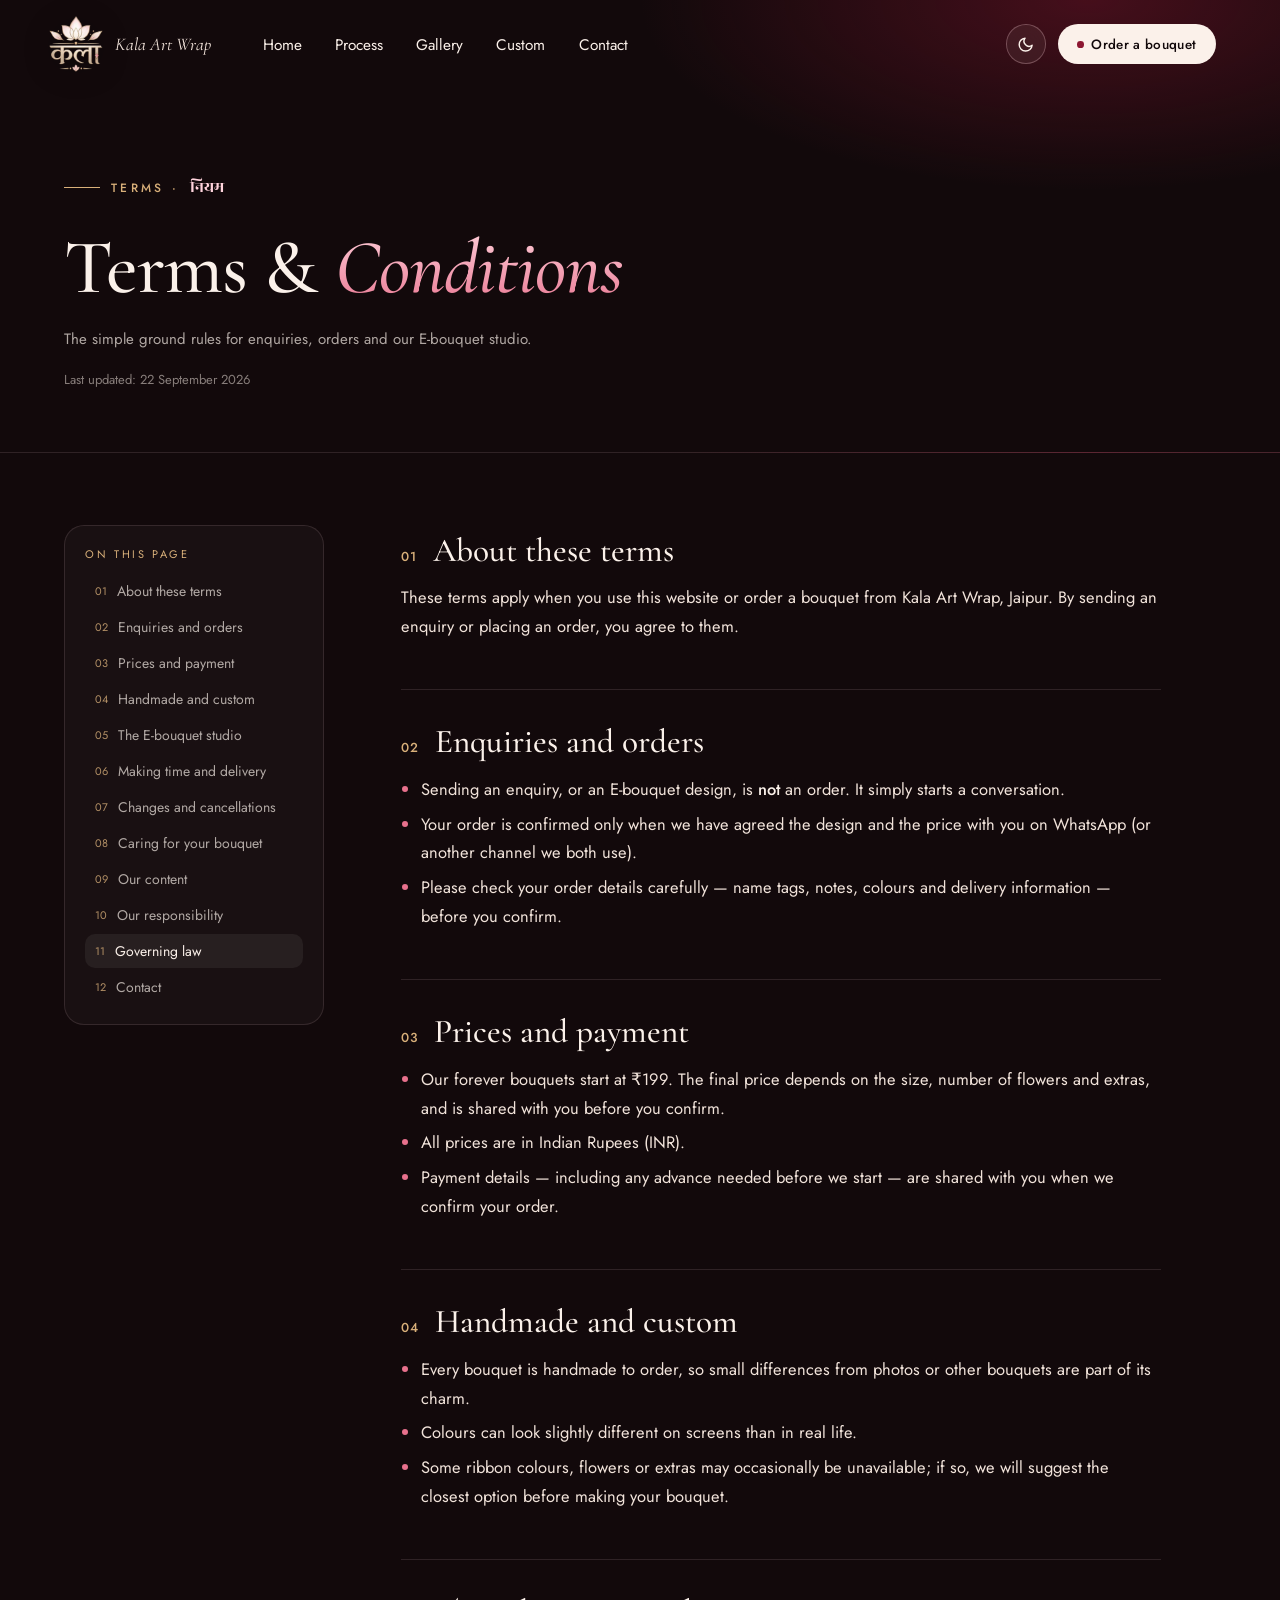
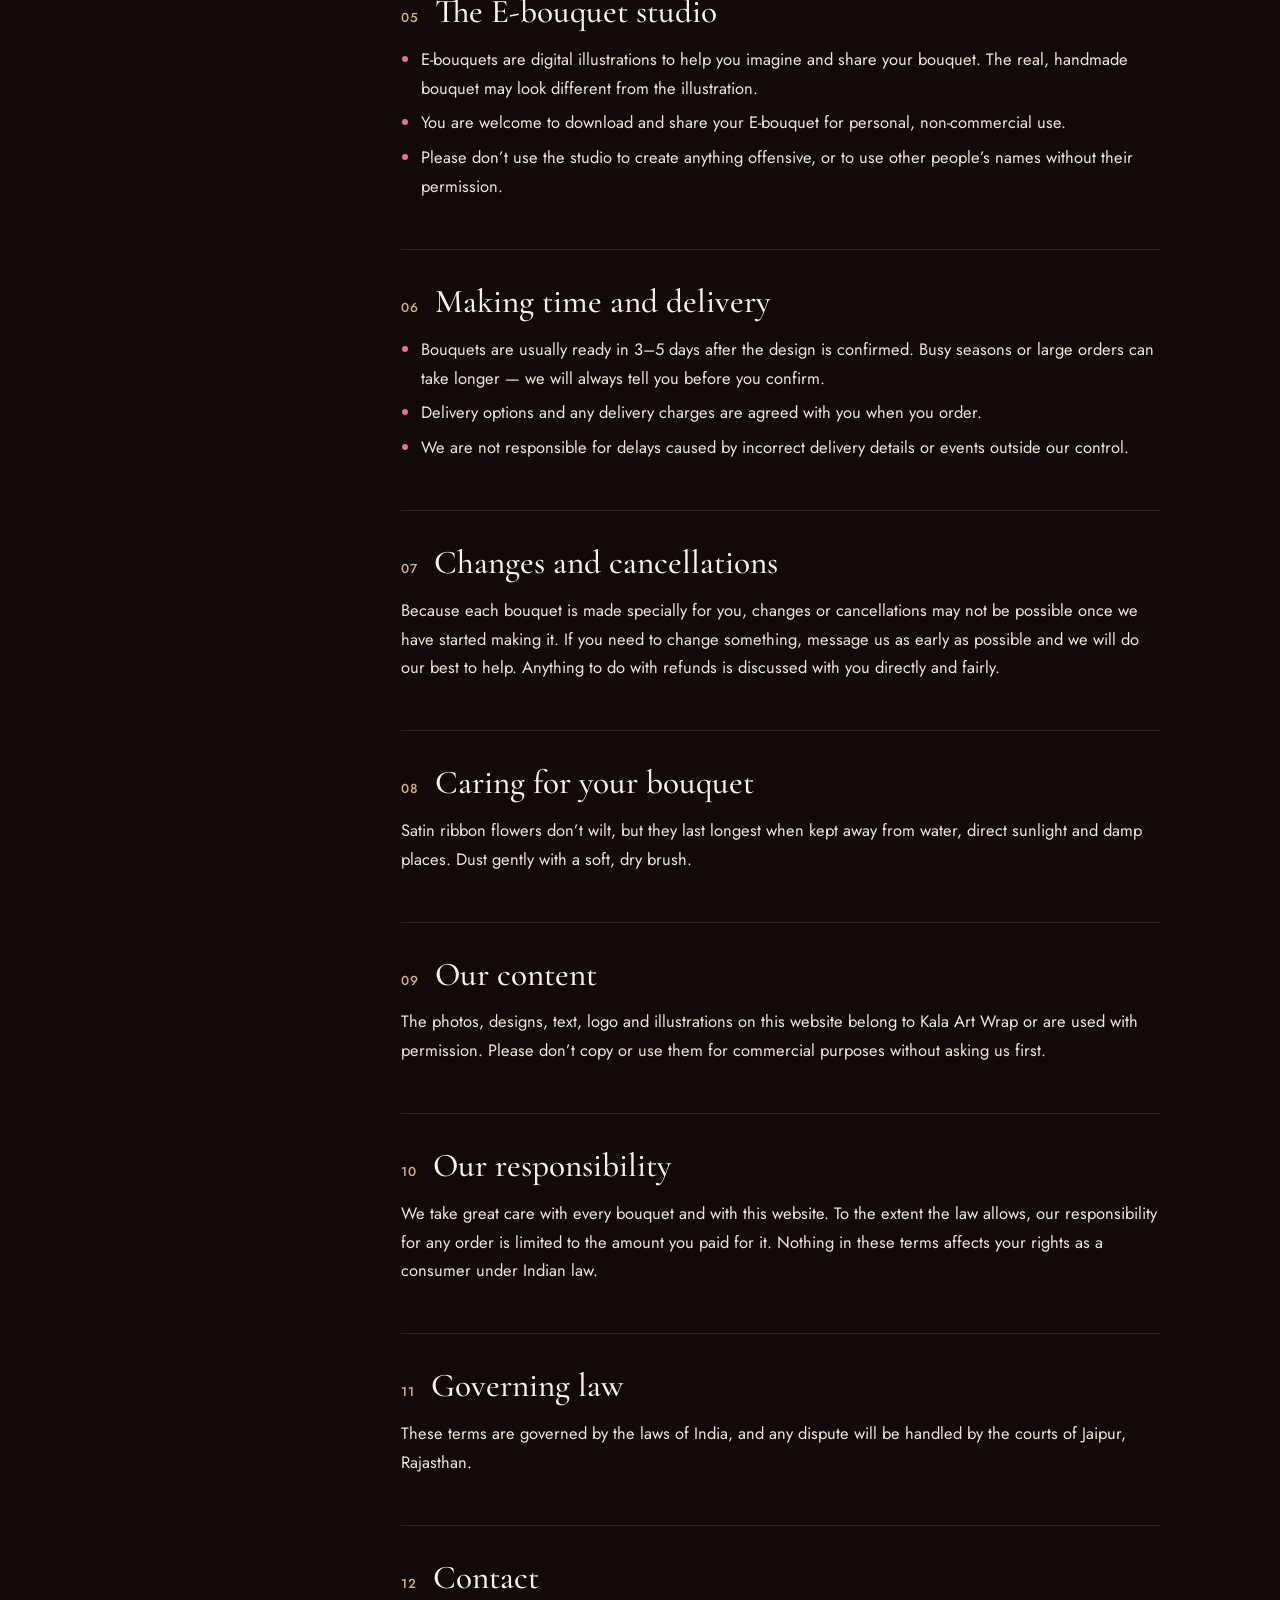
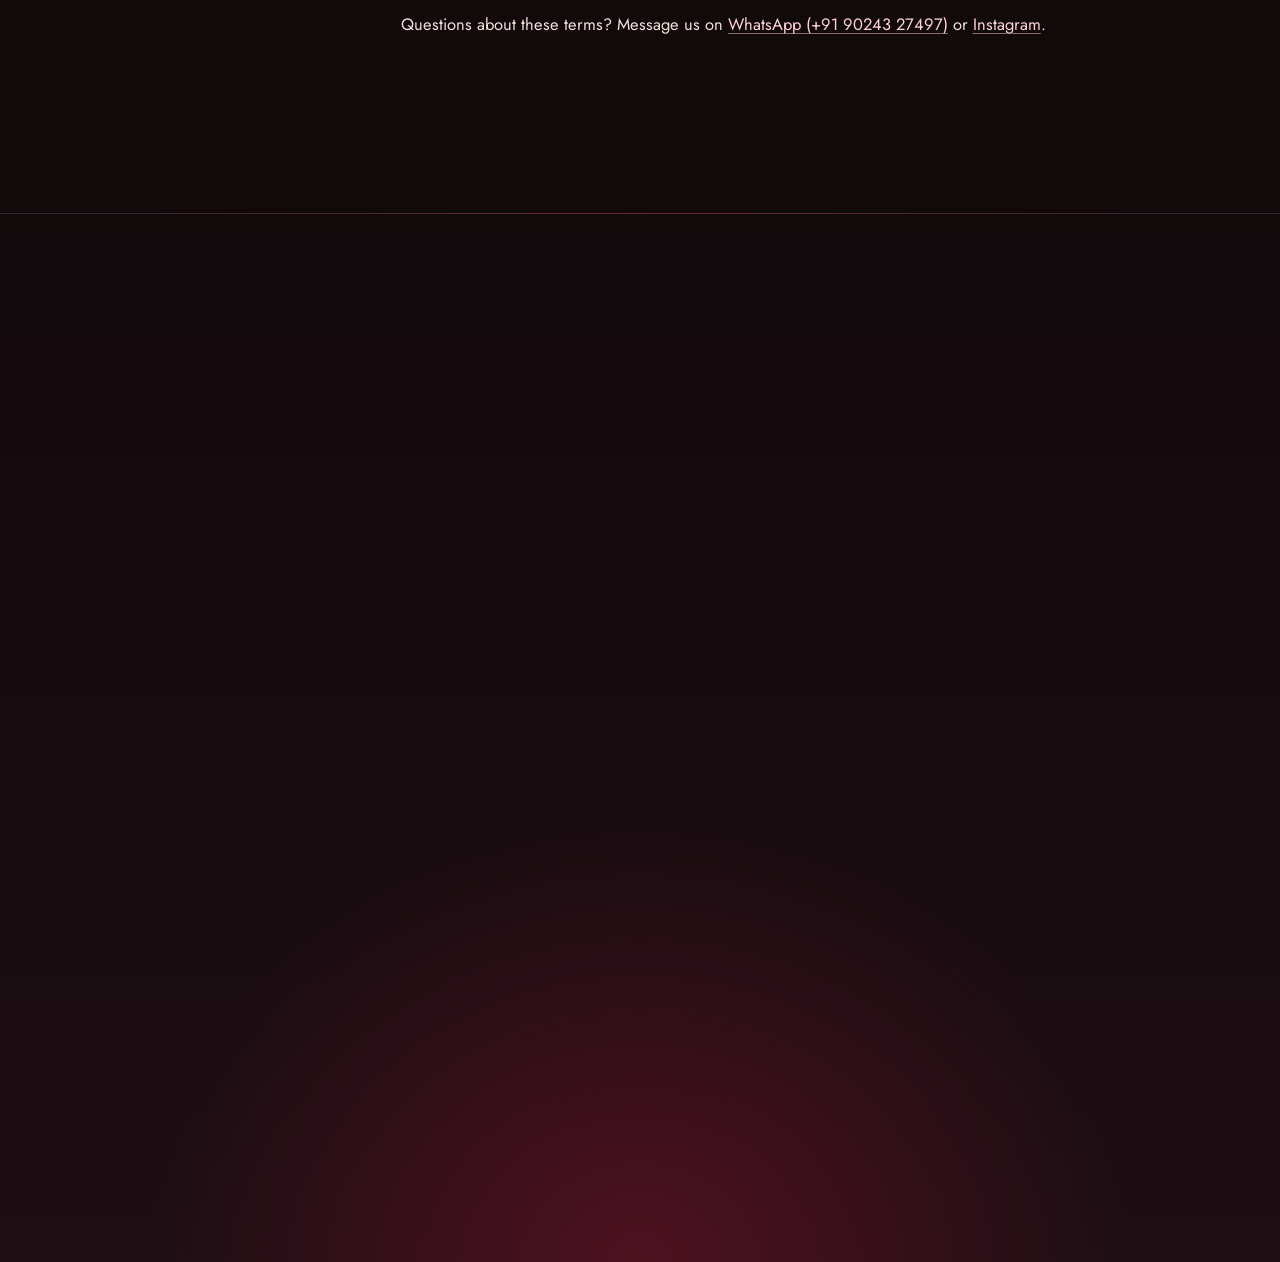
<file: terms.html>
<!doctype html>
<html lang="en">
<head>
  <meta charset="utf-8">
  <meta name="viewport" content="width=device-width, initial-scale=1, viewport-fit=cover">
  <meta name="theme-color" content="#12090b">
  <title>Terms &amp; Conditions | Kala Art Wrap</title>
  <meta name="description" content="Terms for enquiries, custom orders, pricing, making time and the E-bouquet studio at Kala Art Wrap, Jaipur.">
  <!-- SEO -->
  <link rel="canonical" href="https://kalaartwrap.insporaone.in/terms">
  <meta name="robots" content="index, follow, max-image-preview:large">
  <meta property="og:type" content="website">
  <meta property="og:site_name" content="Kala Art Wrap">
  <meta property="og:locale" content="en_IN">
  <meta property="og:url" content="https://kalaartwrap.insporaone.in/terms">
  <meta property="og:title" content="Terms &amp; Conditions | Kala Art Wrap">
  <meta property="og:description" content="Terms for enquiries, custom orders, pricing, making time and the E-bouquet studio at Kala Art Wrap, Jaipur.">
  <meta property="og:image" content="https://kalaartwrap.insporaone.in/assets/og-image.jpg">
  <meta property="og:image:width" content="1200">
  <meta property="og:image:height" content="630">
  <meta property="og:image:alt" content="Kala Art Wrap — forever flowers, wrapped in satin. Handmade in Jaipur.">
  <meta name="twitter:card" content="summary_large_image">
  <meta name="twitter:title" content="Terms &amp; Conditions | Kala Art Wrap">
  <meta name="twitter:description" content="Terms for enquiries, custom orders, pricing, making time and the E-bouquet studio at Kala Art Wrap, Jaipur.">
  <meta name="twitter:image" content="https://kalaartwrap.insporaone.in/assets/og-image.jpg">
  <meta name="geo.region" content="IN-RJ">
  <meta name="geo.placename" content="Jaipur">
  <link rel="apple-touch-icon" href="/assets/favicon.png">
  <script type="application/ld+json">{"@context":"https://schema.org","@graph":[{"@type":"BreadcrumbList","itemListElement":[{"@type":"ListItem","position":1,"name":"Home","item":"https://kalaartwrap.insporaone.in/"},{"@type":"ListItem","position":2,"name":"Terms & Conditions","item":"https://kalaartwrap.insporaone.in/terms"}]}]}</script>
  <!-- /SEO -->
  <link rel="icon" type="image/png" href="assets/favicon.png">
  <script>/* Kala Art Wrap — light / dark theme.
   Load this synchronously in <head> so the saved theme applies before first paint. */
(function () {
  var KEY = 'kala-theme';
  var root = document.documentElement;
  var saved = null;
  try { saved = localStorage.getItem(KEY); } catch (e) {}
  var theme = saved === 'light' || saved === 'dark' ? saved : 'dark'; // brand default: dark
  root.setAttribute('data-theme', theme);

  function metaColor(t) {
    var m = document.querySelector('meta[name="theme-color"]');
    if (m) m.setAttribute('content', t === 'light' ? '#f7efe9' : '#12090b');
  }
  function syncButtons(t) {
    var btns = document.querySelectorAll('[data-theme-toggle]');
    for (var i = 0; i < btns.length; i++) {
      btns[i].setAttribute('aria-pressed', String(t === 'light'));
      btns[i].setAttribute('aria-label', t === 'light' ? 'Switch to dark theme' : 'Switch to light theme');
      btns[i].title = t === 'light' ? 'Dark theme' : 'Light theme';
    }
  }
  function set(t) {
    root.classList.add('theme-swap');
    root.setAttribute('data-theme', t);
    try { localStorage.setItem(KEY, t); } catch (e) {}
    metaColor(t);
    syncButtons(t);
    setTimeout(function () { root.classList.remove('theme-swap'); }, 450);
    window.dispatchEvent(new CustomEvent('kala:theme', { detail: t }));
  }
  window.KalaTheme = {
    get: function () { return root.getAttribute('data-theme'); },
    set: set,
    toggle: function () { set(root.getAttribute('data-theme') === 'light' ? 'dark' : 'light'); }
  };
  document.addEventListener('click', function (e) {
    var b = e.target.closest && e.target.closest('[data-theme-toggle]');
    if (b) { e.preventDefault(); window.KalaTheme.toggle(); }
  });
  document.addEventListener('DOMContentLoaded', function () { metaColor(theme); syncButtons(theme); });
})();</script>
  <link rel="preconnect" href="https://fonts.googleapis.com">
  <link rel="preconnect" href="https://fonts.gstatic.com" crossorigin>
  <link rel="preload" href="https://fonts.googleapis.com/css2?family=Rozha+One&family=Cormorant+Garamond:ital,wght@0,500;0,600;1,500&family=Jost:wght@400;500&display=swap" as="style" onload="this.onload=null;this.rel='stylesheet'"><noscript><link rel="stylesheet" href="https://fonts.googleapis.com/css2?family=Rozha+One&family=Cormorant+Garamond:ital,wght@0,500;0,600;1,500&family=Jost:wght@400;500&display=swap"></noscript>
  <style>/* Kala Art Wrap — theme tokens shared by every public page.
   Dark is the brand default; html[data-theme="light"] swaps the palette. */
:root, html[data-theme="dark"] {
  --fg-rgb: 251 241 234;     /* cream ink */
  --bg-rgb: 18 9 11;         /* wine-black surface */
  --line-rgb: 255 211 220;   /* blush hairlines */
  --gold-rgb: 217 176 122;
  --surface-2: #170b0e;
  --surface-3: #1d0e13;
  --card-a: #26121a;
  --card-b: #140a0d;
  --glow: rgba(140, 22, 49, .42);
  --shadow-rgb: 0 0 0;
  color-scheme: dark;
}

html[data-theme="light"] {
  --surface: #f7efe9;
  --surface-2: #f3e7e0;
  --surface-3: #efe0d8;
  --card-a: #fffaf7;
  --card-b: #f5e9e3;
  --ink: #2b1318;
  --ink-soft: #4a2a31;
  --ink-mute: rgba(43, 19, 24, .68);
  --blush: #b8325a;
  --rose: #d04a70;
  --wine: #8c1631;
  --gold: #9a6c33;
  --gold-soft: #86592a;
  --line: rgba(140, 22, 49, .14);
  --fg-rgb: 43 19 24;
  --bg-rgb: 247 239 233;
  --line-rgb: 140 22 49;
  --gold-rgb: 154 108 51;
  --glow: rgba(232, 113, 141, .28);
  --shadow-rgb: 90 30 45;
  color-scheme: light;
}

/* smooth cross-fade only while switching */
html.theme-swap, html.theme-swap *, html.theme-swap *::before, html.theme-swap *::after {
  transition: background-color .4s ease, color .4s ease, border-color .4s ease, fill .4s ease, stroke .4s ease !important;
}

/* ---------- header placement (flex headers) + mobile floating toggle ---------- */
.head-end { margin-left: auto; display: flex; align-items: center; gap: 12px; }
.head-end .pill { margin-left: 0 !important; }
.m-theme { display: none !important; }
@media (max-width: 900px), (max-aspect-ratio: 4 / 5) {
  .site-head .theme-toggle, .hero-theme { display: none !important; }
  .m-theme {
    display: grid !important;
    position: fixed !important;
    z-index: 52;
    top: max(16px, env(safe-area-inset-top));
    right: 74px;
    width: 48px !important;
    height: 48px !important;
    box-shadow: 0 8px 24px -8px rgba(0, 0, 0, .45);
  }
}

/* ---------- shared light-theme touches ---------- */
html[data-theme="light"] .display em { background-image: linear-gradient(180deg, #d04a70, #8c1631); }
html[data-theme="light"] .brand img { filter: brightness(.62) saturate(1.5) drop-shadow(0 6px 16px rgba(140, 22, 49, .2)); }

/* ---------- toggle button ---------- */
.theme-toggle {
  position: relative;
  flex: none;
  width: clamp(36px, 4.4dvh, 48px);
  height: clamp(36px, 4.4dvh, 48px);
  display: inline-grid;
  place-items: center;
  padding: 0;
  border-radius: 50%;
  border: 1px solid rgb(var(--line-rgb) / .28);
  background: rgb(var(--fg-rgb) / .06);
  color: var(--ink);
  cursor: pointer;
  overflow: hidden;
  -webkit-backdrop-filter: blur(10px);
  backdrop-filter: blur(10px);
  transition: transform .4s cubic-bezier(.25, .8, .28, 1), background-color .3s, border-color .3s;
}
.theme-toggle:hover { transform: rotate(-12deg) scale(1.05); background: rgb(var(--fg-rgb) / .12); }
.theme-toggle:focus-visible { outline: 2px solid var(--gold); outline-offset: 3px; }
.theme-toggle svg {
  position: absolute;
  width: 46%;
  height: 46%;
  fill: none;
  stroke: currentColor;
  stroke-width: 2;
  stroke-linecap: round;
  stroke-linejoin: round;
  transition: transform .55s cubic-bezier(.16, 1, .3, 1), opacity .35s;
}
.theme-toggle .i-sun { transform: translateY(120%) rotate(90deg); opacity: 0; }
.theme-toggle .i-moon { transform: none; opacity: 1; }
html[data-theme="light"] .theme-toggle .i-sun { transform: none; opacity: 1; }
html[data-theme="light"] .theme-toggle .i-moon { transform: translateY(-120%) rotate(-90deg); opacity: 0; }</style>
  <link rel="preload" href="assets/footer.css" as="style" onload="this.onload=null;this.rel='stylesheet'"><noscript><link rel="stylesheet" href="assets/footer.css"></noscript>
  <link rel="stylesheet" href="assets/doc.css">
</head>
<body id="top">
  <header class="site-head">
    <a class="brand" href="/" aria-label="Kala Art Wrap — home">
      <img src="assets/logo.webp" srcset="assets/logo-160.webp 160w, assets/logo.webp 360w" sizes="150px" alt="कला logo" width="640" height="676">
      <span>Kala Art Wrap</span>
    </a>
    <ul class="nav">
      <li><a href="/">Home</a></li>
      <li><a href="/#process">Process</a></li>
      <li><a href="/gallery">Gallery</a></li>
      <li><a href="/custom">Custom</a></li>
      <li><a href="/contact">Contact</a></li>
    </ul>
    <div class="head-end">
      <button class="theme-toggle" type="button" data-theme-toggle aria-label="Switch theme"><svg class="i-moon" viewBox="0 0 24 24"><path d="M21 12.8A9 9 0 1 1 11.2 3a7 7 0 0 0 9.8 9.8Z"/></svg><svg class="i-sun" viewBox="0 0 24 24"><circle cx="12" cy="12" r="4"/><path d="M12 2v2M12 20v2M4.9 4.9l1.4 1.4M17.7 17.7l1.4 1.4M2 12h2M20 12h2M4.9 19.1l1.4-1.4M17.7 6.3l1.4-1.4"/></svg></button>
      <a class="pill" href="/contact"><i aria-hidden="true"></i>Order a bouquet</a>
    </div>
  </header>

  <button class="theme-toggle m-theme" type="button" data-theme-toggle aria-label="Switch theme"><svg class="i-moon" viewBox="0 0 24 24"><path d="M21 12.8A9 9 0 1 1 11.2 3a7 7 0 0 0 9.8 9.8Z"/></svg><svg class="i-sun" viewBox="0 0 24 24"><circle cx="12" cy="12" r="4"/><path d="M12 2v2M12 20v2M4.9 4.9l1.4 1.4M17.7 17.7l1.4 1.4M2 12h2M20 12h2M4.9 19.1l1.4-1.4M17.7 6.3l1.4-1.4"/></svg></button>
  <button class="menu-scrim" type="button" tabindex="-1" aria-hidden="true"></button>
  <div class="menu-sheet" id="menu-sheet" role="dialog" aria-modal="true" aria-label="Menu" inert>
    <ul>
      <li><a href="/">Home <small>01</small></a></li>
      <li><a href="/#process">Process <small>02</small></a></li>
      <li><a href="/gallery">Gallery <small>03</small></a></li>
      <li><a href="/custom">Custom <small>04</small></a></li>
      <li><a href="/contact">Contact <small>05</small></a></li>
    </ul>
    <a class="sheet-cta" href="https://wa.me/919024327497" target="_blank" rel="noopener">Chat on WhatsApp</a>
  </div>
  <button class="burger" type="button" aria-label="Open menu" aria-expanded="false" aria-controls="menu-sheet"><span></span><span></span></button>

  <main>
    <section class="doc-hero">
      <div class="doc-hero__inner">
        <p class="eyebrow">Terms · <span class="deva">नियम</span></p>
        <h1 class="display">Terms &amp; <em>Conditions</em></h1>
        <p class="lede">The simple ground rules for enquiries, orders and our E-bouquet studio.</p>
        <p class="updated">Last updated: 22 September 2026</p>
      </div>
    </section>
    <section class="doc">
      <div class="doc__grid">
        <nav class="toc" aria-label="On this page"><p>On this page</p><ol><li><a href="#about">About these terms</a></li><li><a href="#orders">Enquiries and orders</a></li><li><a href="#pricing">Prices and payment</a></li><li><a href="#handmade">Handmade and custom</a></li><li><a href="#ebouquet">The E-bouquet studio</a></li><li><a href="#timing">Making time and delivery</a></li><li><a href="#changes">Changes and cancellations</a></li><li><a href="#care">Caring for your bouquet</a></li><li><a href="#ip">Our content</a></li><li><a href="#liability">Our responsibility</a></li><li><a href="#law">Governing law</a></li><li><a href="#contact">Contact</a></li></ol></nav>
        <article class="prose">
          <section id="about">
            <h2><span>01</span>About these terms</h2>
<p>These terms apply when you use this website or order a bouquet from Kala Art Wrap, Jaipur. By sending an enquiry or placing an order, you agree to them.</p>
          </section>
          <section id="orders">
            <h2><span>02</span>Enquiries and orders</h2>
<ul>
<li>Sending an enquiry, or an E-bouquet design, is <strong>not</strong> an order. It simply starts a conversation.</li>
<li>Your order is confirmed only when we have agreed the design and the price with you on WhatsApp (or another channel we both use).</li>
<li>Please check your order details carefully — name tags, notes, colours and delivery information — before you confirm.</li>
</ul>
          </section>
          <section id="pricing">
            <h2><span>03</span>Prices and payment</h2>
<ul>
<li>Our forever bouquets start at ₹199. The final price depends on the size, number of flowers and extras, and is shared with you before you confirm.</li>
<li>All prices are in Indian Rupees (INR).</li>
<li>Payment details — including any advance needed before we start — are shared with you when we confirm your order.</li>
</ul>
          </section>
          <section id="handmade">
            <h2><span>04</span>Handmade and custom</h2>
<ul>
<li>Every bouquet is handmade to order, so small differences from photos or other bouquets are part of its charm.</li>
<li>Colours can look slightly different on screens than in real life.</li>
<li>Some ribbon colours, flowers or extras may occasionally be unavailable; if so, we will suggest the closest option before making your bouquet.</li>
</ul>
          </section>
          <section id="ebouquet">
            <h2><span>05</span>The E-bouquet studio</h2>
<ul>
<li>E-bouquets are digital illustrations to help you imagine and share your bouquet. The real, handmade bouquet may look different from the illustration.</li>
<li>You are welcome to download and share your E-bouquet for personal, non-commercial use.</li>
<li>Please don’t use the studio to create anything offensive, or to use other people’s names without their permission.</li>
</ul>
          </section>
          <section id="timing">
            <h2><span>06</span>Making time and delivery</h2>
<ul>
<li>Bouquets are usually ready in 3–5 days after the design is confirmed. Busy seasons or large orders can take longer — we will always tell you before you confirm.</li>
<li>Delivery options and any delivery charges are agreed with you when you order.</li>
<li>We are not responsible for delays caused by incorrect delivery details or events outside our control.</li>
</ul>
          </section>
          <section id="changes">
            <h2><span>07</span>Changes and cancellations</h2>
<p>Because each bouquet is made specially for you, changes or cancellations may not be possible once we have started making it. If you need to change something, message us as early as possible and we will do our best to help. Anything to do with refunds is discussed with you directly and fairly.</p>
          </section>
          <section id="care">
            <h2><span>08</span>Caring for your bouquet</h2>
<p>Satin ribbon flowers don’t wilt, but they last longest when kept away from water, direct sunlight and damp places. Dust gently with a soft, dry brush.</p>
          </section>
          <section id="ip">
            <h2><span>09</span>Our content</h2>
<p>The photos, designs, text, logo and illustrations on this website belong to Kala Art Wrap or are used with permission. Please don’t copy or use them for commercial purposes without asking us first.</p>
          </section>
          <section id="liability">
            <h2><span>10</span>Our responsibility</h2>
<p>We take great care with every bouquet and with this website. To the extent the law allows, our responsibility for any order is limited to the amount you paid for it. Nothing in these terms affects your rights as a consumer under Indian law.</p>
          </section>
          <section id="law">
            <h2><span>11</span>Governing law</h2>
<p>These terms are governed by the laws of India, and any dispute will be handled by the courts of Jaipur, Rajasthan.</p>
          </section>
          <section id="contact">
            <h2><span>12</span>Contact</h2>
<p>Questions about these terms? Message us on <a href="https://wa.me/919024327497">WhatsApp (+91 90243 27497)</a> or <a href="https://www.instagram.com/kala_art_wrap/">Instagram</a>.</p>
          </section>
        </article>
      </div>
    </section>
  </main>

  <footer class="site-footer" id="contact">
    <div class="sf-cta">
      <div>
        <p class="sf-eyebrow">Let's make it forever</p>
        <h2>Someone special in mind? <em>Let's wrap their story.</em></h2>
      </div>
      <div class="sf-cta__side">
        <p>Tell us the occasion, the colours and your budget — we'll design a bouquet that never fades. Starting at ₹199, ready in 3–5 days.</p>
        <div class="sf-btns">
          <a class="sf-btn sf-btn--solid" href="https://wa.me/919024327497?text=Hi%20Kala%20Art%20Wrap!%20I%27d%20like%20to%20order%20a%20forever%20bouquet." target="_blank" rel="noopener">
            <svg viewBox="0 0 24 24" aria-hidden="true"><path d="M12 2a10 10 0 0 0-8.6 15.1L2 22l5-1.3A10 10 0 1 0 12 2Zm0 18.2a8.2 8.2 0 0 1-4.2-1.2l-.3-.2-3 .8.8-2.9-.2-.3A8.2 8.2 0 1 1 12 20.2Zm4.5-6.1c-.2-.1-1.5-.7-1.7-.8-.2-.1-.4-.1-.6.1l-.8 1c-.1.2-.3.2-.5.1a6.7 6.7 0 0 1-3.3-2.9c-.3-.4.2-.4.7-1.3.1-.2 0-.3 0-.4l-.8-1.8c-.2-.5-.4-.4-.6-.4h-.5a1 1 0 0 0-.7.3 3 3 0 0 0-.9 2.2 5.2 5.2 0 0 0 1.1 2.7 11.8 11.8 0 0 0 4.5 4c1.7.7 2.3.8 3.2.6a2.7 2.7 0 0 0 1.7-1.2 2.2 2.2 0 0 0 .2-1.2c-.1-.1-.3-.2-.5-.3Z"/></svg>
            Chat on WhatsApp
          </a>
          <a class="sf-btn sf-btn--ghost" href="/contact">Send an enquiry →</a>
        </div>
      </div>
    </div>

    <div class="sf-grid">
      <div class="sf-brand">
        <img src="assets/logo.webp" srcset="assets/logo-160.webp 160w, assets/logo.webp 360w" sizes="150px" alt="कला — Kala Art Wrap" width="640" height="676" loading="lazy">
        <p>Handmade satin ribbon bouquets that never fade — folded petal by petal in Jaipur, for the moments you want to keep forever.</p>
        <div class="sf-social">
          <a href="https://www.instagram.com/kala_art_wrap/" target="_blank" rel="noopener" aria-label="Instagram">
            <svg viewBox="0 0 24 24" aria-hidden="true"><path d="M12 7.3A4.7 4.7 0 1 0 16.7 12 4.7 4.7 0 0 0 12 7.3Zm0 7.8A3.1 3.1 0 1 1 15.1 12 3.1 3.1 0 0 1 12 15.1Zm6-8a1.1 1.1 0 1 1-1.1-1.1A1.1 1.1 0 0 1 18 7.1ZM21.1 8.2a5.4 5.4 0 0 0-1.5-3.8 5.4 5.4 0 0 0-3.8-1.5C14.3 2.8 9.7 2.8 8.2 2.9a5.4 5.4 0 0 0-3.8 1.5 5.4 5.4 0 0 0-1.5 3.8c-.1 1.5-.1 6.1 0 7.6a5.4 5.4 0 0 0 1.5 3.8 5.4 5.4 0 0 0 3.8 1.5c1.5.1 6.1.1 7.6 0a5.4 5.4 0 0 0 3.8-1.5 5.4 5.4 0 0 0 1.5-3.8c.1-1.5.1-6.1 0-7.6Zm-2 9.2a3.1 3.1 0 0 1-1.8 1.8c-1.2.5-4.1.4-5.3.4s-4.1.1-5.3-.4a3.1 3.1 0 0 1-1.8-1.8c-.5-1.2-.4-4.1-.4-5.4s-.1-4.1.4-5.3a3.1 3.1 0 0 1 1.8-1.8c1.2-.5 4.1-.4 5.3-.4s4.1-.1 5.3.4a3.1 3.1 0 0 1 1.8 1.8c.5 1.2.4 4.1.4 5.3s.1 4.2-.4 5.4Z"/></svg>
          </a>
          <a href="https://wa.me/919024327497" target="_blank" rel="noopener" aria-label="WhatsApp">
            <svg viewBox="0 0 24 24" aria-hidden="true"><path d="M12 2a10 10 0 0 0-8.6 15.1L2 22l5-1.3A10 10 0 1 0 12 2Zm0 18.2a8.2 8.2 0 0 1-4.2-1.2l-.3-.2-3 .8.8-2.9-.2-.3A8.2 8.2 0 1 1 12 20.2Zm4.5-6.1c-.2-.1-1.5-.7-1.7-.8-.2-.1-.4-.1-.6.1l-.8 1c-.1.2-.3.2-.5.1a6.7 6.7 0 0 1-3.3-2.9c-.3-.4.2-.4.7-1.3.1-.2 0-.3 0-.4l-.8-1.8c-.2-.5-.4-.4-.6-.4h-.5a1 1 0 0 0-.7.3 3 3 0 0 0-.9 2.2 5.2 5.2 0 0 0 1.1 2.7 11.8 11.8 0 0 0 4.5 4c1.7.7 2.3.8 3.2.6a2.7 2.7 0 0 0 1.7-1.2 2.2 2.2 0 0 0 .2-1.2c-.1-.1-.3-.2-.5-.3Z"/></svg>
          </a>
          <a href="tel:+919024327497" aria-label="Call">
            <svg viewBox="0 0 24 24" aria-hidden="true"><path d="M20 15.5c-1.2 0-2.4-.2-3.6-.6a1 1 0 0 0-1 .2l-2.2 2.2a15 15 0 0 1-6.6-6.6l2.2-2.2a1 1 0 0 0 .3-1A11.4 11.4 0 0 1 8.5 4a1 1 0 0 0-1-1H4a1 1 0 0 0-1 1 17 17 0 0 0 17 17 1 1 0 0 0 1-1v-3.5a1 1 0 0 0-1-1Z"/></svg>
          </a>
        </div>
      </div>
      <nav class="sf-col" aria-label="Explore">
        <h3>Explore</h3>
        <ul>
          <li><a href="/">Home</a></li>
          <li><a href="/#process">How it's made</a></li>
          <li><a href="/gallery">Gallery</a></li>
          <li><a href="/custom">Design an E-bouquet</a></li>
          <li><a href="/contact">Contact</a></li>
          <li><a href="/faq">FAQs</a></li>
        </ul>
      </nav>
      <nav class="sf-col" aria-label="Occasions">
        <h3>Occasions</h3>
        <ul>
          <li><a href="/contact?occasion=Birthday">Birthday</a></li>
          <li><a href="/contact?occasion=Anniversary">Anniversary</a></li>
          <li><a href="/contact?occasion=Proposal">Proposal</a></li>
          <li><a href="/contact?occasion=Just%20because">Just because</a></li>
        </ul>
      </nav>
      <div class="sf-col">
        <h3>Say hello</h3>
        <ul>
          <li><a href="https://wa.me/919024327497" target="_blank" rel="noopener">+91 90243 27497</a><small>WhatsApp &amp; calls</small></li>
          <li><a href="https://www.instagram.com/kala_art_wrap/" target="_blank" rel="noopener">@kala_art_wrap</a><small>DMs open</small></li>
          <li><span>Jaipur, Rajasthan</span><small>Delivered in 3–5 days</small></li>
        </ul>
      </div>
    </div>

    <div class="sf-word" aria-hidden="true">कला</div>

    <div class="sf-bottom">
      <span>© 2026 Kala Art Wrap · All rights reserved by Vijay Sharma / Insporaone · Handmade with love in Jaipur</span>
      <nav class="sf-legal" aria-label="Legal">
        <a href="/privacy">Privacy Policy</a>
        <a href="/terms">Terms &amp; Conditions</a>
        <a href="/faq">FAQs</a>
        <a class="sf-lock" href="/crm" rel="nofollow" aria-label="Staff login" title="Staff login"><svg viewBox="0 0 24 24" aria-hidden="true"><rect x="4" y="11" width="16" height="10" rx="2"/><path d="M8 11V7a4 4 0 0 1 8 0v4"/></svg></a>
      </nav>
      <a class="sf-top" href="#top">Back to top <i aria-hidden="true">↑</i></a>
    </div>
  </footer>

  <script>
  (() => {
    const burger = document.querySelector('.burger'), sheet = document.getElementById('menu-sheet'), scrim = document.querySelector('.menu-scrim');
    let open = false;
    const set = v => { open = v; document.body.classList.toggle('menu-open', v); burger.setAttribute('aria-expanded', String(v)); if (v) sheet.removeAttribute('inert'); else sheet.setAttribute('inert', ''); };
    burger.addEventListener('click', () => set(!open));
    scrim.addEventListener('click', () => set(false));
    document.addEventListener('keydown', e => { if (open && e.key === 'Escape') set(false); });
    // highlight the current section in the table of contents
    const links = [...document.querySelectorAll('.toc a')];
    if (links.length && 'IntersectionObserver' in window) {
      const io = new IntersectionObserver(es => es.forEach(e => {
        if (e.isIntersecting) links.forEach(a => a.classList.toggle('on', a.getAttribute('href') === '#' + e.target.id));
      }), { rootMargin: '-30% 0px -60% 0px' });
      links.forEach(a => { const t = document.querySelector(a.getAttribute('href')); if (t) io.observe(t); });
    }
    // FAQ category filter
    const tabs = [...document.querySelectorAll('[data-cat-btn]')];
    tabs.forEach(b => b.addEventListener('click', () => {
      tabs.forEach(x => x.setAttribute('aria-pressed', String(x === b)));
      document.querySelectorAll('[data-cat]').forEach(g => { g.hidden = b.dataset.catBtn !== 'all' && g.dataset.cat !== b.dataset.catBtn; });
    }));
  })();
  </script>
</body>
</html>
</file>
<file: assets/footer.css>
/* Kala Art Wrap — shared site footer (uses the colour tokens each page defines on :root) */
.site-footer {
  position: relative;
  overflow: hidden;
  padding: clamp(80px, 14vh, 150px) 5vw 0;
  background:
    radial-gradient(55% 60% at 50% 100%, rgba(140, 22, 49, .45), transparent 70%),
    linear-gradient(180deg, var(--surface) 0%, var(--surface-3) 100%);
  border-top: 1px solid var(--line);
  color: var(--ink);
  content-visibility: auto;
  contain-intrinsic-size: auto 1100px;
}
.sf-cta {
  max-width: 1400px;
  margin: 0 auto;
  display: grid;
  grid-template-columns: 1.5fr 1fr;
  align-items: end;
  gap: 4vw;
  padding-bottom: clamp(56px, 9vh, 96px);
  border-bottom: 1px solid var(--line);
}
.sf-cta h2 {
  margin: .45em 0 0;
  font-family: var(--f-serif);
  font-weight: 500;
  font-size: clamp(38px, 4.6vw, 84px);
  line-height: 1;
  letter-spacing: -.01em;
}
.sf-cta h2 em {
  font-style: italic;
  background: linear-gradient(180deg, #ffd6df, #e8718d);
  -webkit-background-clip: text; background-clip: text;
  -webkit-text-fill-color: transparent;
  padding-right: .06em;
}
.sf-eyebrow {
  display: inline-flex; align-items: center; gap: .9em; margin: 0;
  font-size: 12px; font-weight: 500; letter-spacing: .28em; text-transform: uppercase; color: var(--gold);
}
.sf-eyebrow::before { content: ""; width: 36px; height: 1px; background: currentColor; }
.sf-cta__side { display: grid; gap: 22px; justify-items: start; }
.sf-cta__side p { margin: 0; color: var(--ink-mute); font-size: 16px; line-height: 1.65; max-width: 36ch; }
.sf-btns { display: flex; flex-wrap: wrap; gap: 12px; }
.sf-btn {
  display: inline-flex; align-items: center; gap: .6em;
  height: 52px; padding: 0 1.5em; border-radius: 999px;
  font-weight: 500; letter-spacing: .02em; white-space: nowrap;
  transition: transform .4s var(--orb-soft), background-color .4s var(--orb-soft), border-color .4s var(--orb-soft), color .4s var(--orb-soft);
}
.sf-btn svg { width: 18px; height: 18px; fill: currentColor; }
.sf-btn--solid { background: var(--ink); color: var(--surface); }
.sf-btn--solid:hover { background: var(--blush); transform: translateY(-2px); }
.sf-btn--ghost { border: 1px solid rgb(var(--gold-rgb) / .45); color: var(--gold-soft); }
.sf-btn--ghost:hover { border-color: var(--gold); color: var(--ink); transform: translateY(-2px); }

.sf-grid {
  max-width: 1400px;
  margin: 0 auto;
  display: grid;
  grid-template-columns: 1.6fr 1fr 1fr 1.2fr;
  gap: 40px 4vw;
  padding: clamp(48px, 8vh, 80px) 0 clamp(40px, 6vh, 64px);
}
.sf-brand img { height: 86px; width: auto; filter: drop-shadow(0 10px 30px rgba(140, 22, 49, .5)); }
.sf-brand p { margin: 18px 0 22px; max-width: 34ch; color: var(--ink-mute); line-height: 1.65; font-size: 15px; }
.sf-social { display: flex; gap: 10px; }
.sf-social a {
  width: 44px; height: 44px; border-radius: 50%;
  display: grid; place-items: center;
  border: 1px solid var(--line);
  background: rgb(var(--fg-rgb) / .03);
  transition: background-color .35s var(--orb-soft), border-color .35s var(--orb-soft), transform .35s var(--orb-soft);
}
.sf-social a:hover { background: var(--ink); border-color: var(--ink); transform: translateY(-3px); }
.sf-social a:hover svg { fill: var(--surface); }
.sf-social svg { width: 18px; height: 18px; fill: var(--ink); transition: fill .35s var(--orb-soft); }
.sf-col h3 {
  margin: 0 0 18px;
  font-size: 12px; font-weight: 500; letter-spacing: .24em; text-transform: uppercase; color: var(--gold);
}
.sf-col ul { list-style: none; margin: 0; padding: 0; display: grid; gap: 12px; }
.sf-col a, .sf-col span { color: var(--ink-soft); font-size: 15px; }
.sf-col a { position: relative; transition: color .3s var(--orb-soft); }
.sf-col a::after {
  content: ""; position: absolute; left: 0; right: 0; bottom: -2px; height: 1px; background: var(--blush);
  transform: scaleX(0); transform-origin: right; transition: transform .45s var(--orb-reveal);
}
.sf-col a:hover { color: var(--blush); }
.sf-col a:hover::after { transform: scaleX(1); transform-origin: left; }
.sf-col small { display: block; margin-top: 2px; font-size: 12px; color: rgb(var(--fg-rgb) / .45); }

.sf-word {
  margin: 0 -5vw;
  text-align: center;
  font-family: var(--f-deva);
  font-size: clamp(160px, 30vw, 520px);
  line-height: .78;
  height: .56em;
  overflow: hidden;
  user-select: none;
  pointer-events: none;
  background: linear-gradient(180deg, rgb(var(--line-rgb) / .22) 0%, rgb(var(--line-rgb) / .06) 60%, rgb(var(--line-rgb) / 0) 100%);
  -webkit-background-clip: text; background-clip: text;
  -webkit-text-fill-color: transparent;
}
.sf-bottom {
  position: relative;
  max-width: 1400px;
  margin: 0 auto;
  display: flex; flex-wrap: wrap; gap: 10px 24px; align-items: center; justify-content: space-between;
  padding: 22px 0 calc(22px + env(safe-area-inset-bottom));
  border-top: 1px solid var(--line);
  font-size: 13px;
  color: rgb(var(--fg-rgb) / .5);
}
.sf-bottom a:hover { color: var(--blush); }
.sf-top { display: inline-flex; align-items: center; gap: .5em; }
.sf-top i {
  width: 34px; height: 34px; border-radius: 50%; display: grid; place-items: center;
  border: 1px solid var(--line); font-style: normal; transition: transform .35s var(--orb-soft);
}
.sf-top:hover i { transform: translateY(-3px); }

@media (max-width: 900px) {
  .sf-cta { grid-template-columns: 1fr; gap: 26px; }
  .sf-grid { grid-template-columns: 1fr 1fr; gap: 36px 20px; }
  .sf-brand { grid-column: 1 / -1; }
  .sf-btn { height: 48px; }
}
@media (max-width: 420px) {
  .sf-grid { grid-template-columns: 1fr; }
  .sf-btns { width: 100%; }
  .sf-btn { flex: 1; justify-content: center; }
}

.sf-legal { display: flex; flex-wrap: wrap; align-items: center; gap: 8px 20px; }
.sf-legal a { transition: color .3s; }
.sf-lock {
  width: 30px; height: 30px; border-radius: 50%;
  display: inline-grid; place-items: center;
  border: 1px solid var(--line);
  opacity: .7;
  transition: opacity .3s, border-color .3s, transform .3s;
}
.sf-lock svg { width: 14px; height: 14px; fill: none; stroke: currentColor; stroke-width: 2; stroke-linecap: round; }
.sf-lock:hover { opacity: 1; border-color: var(--gold); transform: translateY(-2px); }
html[data-theme="light"] .sf-cta h2 em { background-image: linear-gradient(180deg, #d04a70, #8c1631); }
html[data-theme="light"] .sf-brand img { filter: brightness(.62) saturate(1.5) drop-shadow(0 8px 20px rgba(140, 22, 49, .25)); }
</file>
<file: assets/doc.css>
/* Kala Art Wrap — document pages (privacy, terms, FAQs) */
:root {
  --surface: #12090b;
  --ink: #fbf1ea;
  --ink-soft: #f1e3da;
  --ink-mute: rgba(251, 241, 234, .68);
  --blush: #ffd3dc;
  --rose: #e8718d;
  --wine: #8c1631;
  --gold: #d9b07a;
  --gold-soft: #f0d7ad;
  --line: rgba(255, 211, 220, .12);
  --orb-reveal: cubic-bezier(.16, 1, .3, 1);
  --orb-soft: cubic-bezier(.25, .8, .28, 1);
  --f-deva: "Rozha One", "Tiro Devanagari Hindi", serif;
  --f-sans: "Jost", Arial, Helvetica, sans-serif;
  --f-serif: "Cormorant Garamond", "Times New Roman", serif;
}
*, *::before, *::after { box-sizing: border-box; }
html, body { margin: 0; background: var(--surface); }
html { scroll-behavior: smooth; overflow-x: hidden; }
body { font-family: var(--f-sans); color: var(--ink); overflow-x: clip; -webkit-font-smoothing: antialiased; }
a { color: inherit; text-decoration: none; }
button { font: inherit; color: inherit; }

.eyebrow { display: inline-flex; align-items: center; gap: .9em; margin: 0; font-size: 12px; font-weight: 500; letter-spacing: .28em; text-transform: uppercase; color: var(--gold); }
.eyebrow::before { content: ""; width: 36px; height: 1px; background: currentColor; }
.eyebrow .deva { font-family: var(--f-deva); letter-spacing: 0; font-size: 1.35em; text-transform: none; color: var(--blush); }
.display { margin: .4em 0 0; font-family: var(--f-serif); font-weight: 500; font-size: clamp(44px, 6vw, 104px); line-height: .98; letter-spacing: -.012em; }
.display em { font-style: italic; background: linear-gradient(180deg, #ffd6df, #e8718d); -webkit-background-clip: text; background-clip: text; -webkit-text-fill-color: transparent; padding-right: .06em; }
.lede { margin: 22px 0 0; max-width: 52ch; color: var(--ink-mute); font-size: clamp(15px, 1.15vw, 18px); line-height: 1.65; }
.updated { margin: 18px 0 0; font-size: 13px; color: rgb(var(--fg-rgb) / .5); }

/* header */
.site-head { position: absolute; z-index: 20; top: 0; left: 0; right: 0; display: flex; align-items: center; gap: 4vw; padding: 16px 5vw 0 3.85vw; }
.brand { display: flex; align-items: center; gap: .8em; }
.brand img { height: clamp(46px, min(4.4vw, 7.6vh), 80px); width: auto; filter: drop-shadow(0 4px 14px rgba(0, 0, 0, .35)); }
.brand span { font-family: var(--f-serif); font-style: italic; font-size: clamp(16px, 1.4vw, 24px); color: var(--ink-soft); white-space: nowrap; }
.nav { display: flex; gap: clamp(20px, 2.6vw, 48px); margin: 0; padding: 0; list-style: none; }
.nav a { position: relative; font-size: clamp(13px, 1.2vw, 20px); padding: .2em 0; }
.nav a::after { content: ""; position: absolute; left: 0; right: 0; bottom: -.05em; height: 1px; background: var(--gold); transform: scaleX(0); transform-origin: right; transition: transform .5s var(--orb-reveal); }
.nav a:hover::after { transform: scaleX(1); transform-origin: left; }
.pill { display: inline-flex; align-items: center; gap: .55em; height: clamp(36px, 4.4vh, 52px); padding: 0 1.45em; border-radius: 999px; background: var(--ink); color: var(--surface); font-size: clamp(13px, 1.05vw, 18px); font-weight: 500; letter-spacing: .026em; white-space: nowrap; transition: background-color .4s var(--orb-soft), transform .4s var(--orb-soft); }
.pill i { width: .5em; height: .5em; border-radius: 50%; background: var(--wine); }
.pill:hover { background: var(--blush); color: #2a0c14; transform: translateY(-1px); }
.burger, .menu-scrim, .menu-sheet { display: none; }

/* hero */
.doc-hero { padding: clamp(130px, 19vh, 190px) 5vw 7vh; background: radial-gradient(50% 60% at 85% 0%, var(--glow), transparent 70%), var(--surface); border-bottom: 1px solid var(--line); }
.doc-hero__inner { max-width: 1200px; margin: 0 auto; }

/* body */
.doc { padding: 8vh 5vw 14vh; }
.doc__grid { max-width: 1200px; margin: 0 auto; display: grid; grid-template-columns: 260px minmax(0, 1fr); gap: 6vw; align-items: start; }
.toc { position: sticky; top: 30px; padding: 20px; border-radius: 20px; border: 1px solid var(--line); background: rgb(var(--fg-rgb) / .03); }
.toc p { margin: 0 0 12px; font-size: 11px; letter-spacing: .24em; text-transform: uppercase; color: var(--gold); }
.toc ol { margin: 0; padding: 0; list-style: none; display: grid; gap: 2px; counter-reset: t; }
.toc a { display: flex; gap: 10px; padding: 7px 10px; border-radius: 10px; font-size: 14px; color: var(--ink-mute); transition: background-color .25s, color .25s; }
.toc a::before { counter-increment: t; content: counter(t, decimal-leading-zero); font-size: 11px; color: rgb(var(--gold-rgb) / .8); padding-top: 2px; }
.toc a:hover, .toc a.on { background: rgb(var(--fg-rgb) / .06); color: var(--ink); }

.prose { max-width: 760px; font-size: 16.5px; line-height: 1.75; color: var(--ink-soft); }
.prose section { padding: 8px 0 34px; scroll-margin-top: 30px; }
.prose section + section { border-top: 1px solid var(--line); padding-top: 34px; }
.prose h2 { display: flex; align-items: baseline; gap: 16px; margin: 0 0 14px; font-family: var(--f-serif); font-weight: 500; font-size: clamp(28px, 2.6vw, 40px); line-height: 1.1; color: var(--ink); }
.prose h2 span { font-family: var(--f-sans); font-size: 13px; letter-spacing: .1em; color: var(--gold); }
.prose p { margin: 0 0 14px; }
.prose ul { margin: 0 0 14px; padding-left: 1.2em; }
.prose li { margin: 6px 0; }
.prose li::marker { color: var(--rose); }
.prose strong { color: var(--ink); font-weight: 500; }
.prose a { color: var(--blush); text-decoration: underline; text-underline-offset: 3px; text-decoration-color: rgb(var(--line-rgb) / .5); }
.prose a:hover { text-decoration-color: currentColor; }

/* faq */
.faq-cats { display: flex; flex-wrap: wrap; gap: 8px; margin-bottom: 34px; }
.faq-cats button { height: 40px; padding: 0 16px; border-radius: 999px; border: 1px solid var(--line); background: rgb(var(--fg-rgb) / .03); cursor: pointer; font-size: 14px; color: var(--ink-soft); transition: all .25s; }
.faq-cats button[aria-pressed="true"] { background: var(--ink); border-color: var(--ink); color: var(--surface); }
.faq-group { margin-bottom: 40px; }
.faq-group h2 { font-size: 13px; font-family: var(--f-sans); letter-spacing: .24em; text-transform: uppercase; color: var(--gold); margin: 0 0 8px; }
.faq-group details { border-bottom: 1px solid var(--line); }
.faq-group summary { display: flex; justify-content: space-between; align-items: center; gap: 20px; padding: 22px 0; cursor: pointer; list-style: none; font-family: var(--f-serif); font-size: clamp(21px, 1.8vw, 27px); line-height: 1.2; color: var(--ink); }
.faq-group summary::-webkit-details-marker { display: none; }
.faq-group summary i { flex: none; width: 36px; height: 36px; border-radius: 50%; border: 1px solid var(--line); display: grid; place-items: center; font-style: normal; color: var(--gold); transition: transform .45s var(--orb-reveal), background-color .3s; }
.faq-group details[open] summary i { transform: rotate(45deg); background: rgb(var(--gold-rgb) / .1); }
.faq-group details p { margin: 0 0 22px; max-width: 62ch; color: var(--ink-mute); }
.doc-cta { display: flex; flex-wrap: wrap; align-items: center; justify-content: space-between; gap: 16px; margin-top: 20px; padding: 26px 28px; border-radius: 22px; border: 1px solid var(--line); background: radial-gradient(80% 100% at 100% 0%, rgb(140 22 49 / .2), transparent 60%), rgb(var(--fg-rgb) / .03); }
.doc-cta p { margin: 0; font-family: var(--f-serif); font-size: 28px; color: var(--ink); }
.faq-page .toc { display: none; }

@media (max-width: 900px), (max-aspect-ratio: 4 / 5) {
  .nav, .pill:not(.doc-cta .pill) { display: none; }
  .doc-cta .pill { display: inline-flex; }
  .site-head { padding: max(14px, env(safe-area-inset-top)) 16px 0; }
  .brand img { height: 54px; }
  .brand span { display: none; }
  .burger { display: grid; place-items: center; position: fixed; z-index: 52; top: max(16px, env(safe-area-inset-top)); right: 16px; width: 48px; height: 48px; border: 0; border-radius: 50%; background: var(--ink); cursor: pointer; box-shadow: 0 8px 24px -8px rgba(0, 0, 0, .6); }
  .burger span { position: absolute; width: 18px; height: 1.6px; background: var(--surface); border-radius: 2px; transition: transform .45s var(--orb-reveal); }
  .burger span:nth-child(1) { transform: translateY(-3.5px); }
  .burger span:nth-child(2) { transform: translateY(3.5px); }
  .menu-open .burger { background: var(--blush); }
  .menu-open .burger span:nth-child(1) { transform: rotate(45deg); }
  .menu-open .burger span:nth-child(2) { transform: rotate(-45deg); }
  .menu-scrim { display: block; position: fixed; inset: 0; z-index: 49; border: 0; padding: 0; background: rgba(10, 4, 6, .55); opacity: 0; pointer-events: none; transition: opacity .45s var(--orb-soft); }
  .menu-sheet { display: flex; flex-direction: column; position: fixed; z-index: 50; top: 10px; left: 10px; right: 10px; padding: 84px 24px 26px; border-radius: 26px; background: rgb(var(--bg-rgb) / .9); border: 1px solid var(--line); -webkit-backdrop-filter: blur(22px); backdrop-filter: blur(22px); opacity: 0; transform: translateY(-14px) scale(.98); transform-origin: top right; pointer-events: none; transition: opacity .45s var(--orb-soft), transform .6s var(--orb-reveal); }
  .menu-sheet ul { list-style: none; margin: 0; padding: 0; }
  .menu-sheet li + li { border-top: 1px solid var(--line); }
  .menu-sheet ul a { display: flex; justify-content: space-between; align-items: baseline; padding: 14px 2px; font-family: var(--f-serif); font-size: 30px; line-height: 1.1; }
  .menu-sheet ul a small { font-family: var(--f-sans); font-size: 12px; letter-spacing: .12em; color: var(--gold); }
  .menu-sheet .sheet-cta { margin-top: 18px; display: flex; justify-content: center; align-items: center; height: 52px; border-radius: 999px; background: var(--ink); color: var(--surface); font-weight: 500; }
  .menu-open .menu-scrim { opacity: 1; pointer-events: auto; }
  .menu-open .menu-sheet { opacity: 1; transform: none; pointer-events: auto; }

  .doc-hero { padding: 110px 16px 6vh; }
  .doc { padding: 6vh 16px 12vh; }
  .doc__grid { grid-template-columns: 1fr; gap: 30px; }
  .toc { position: static; }
  .prose { font-size: 15.5px; }
}
.doc__grid--single { grid-template-columns: minmax(0, 1fr); max-width: 900px; }
</file>
